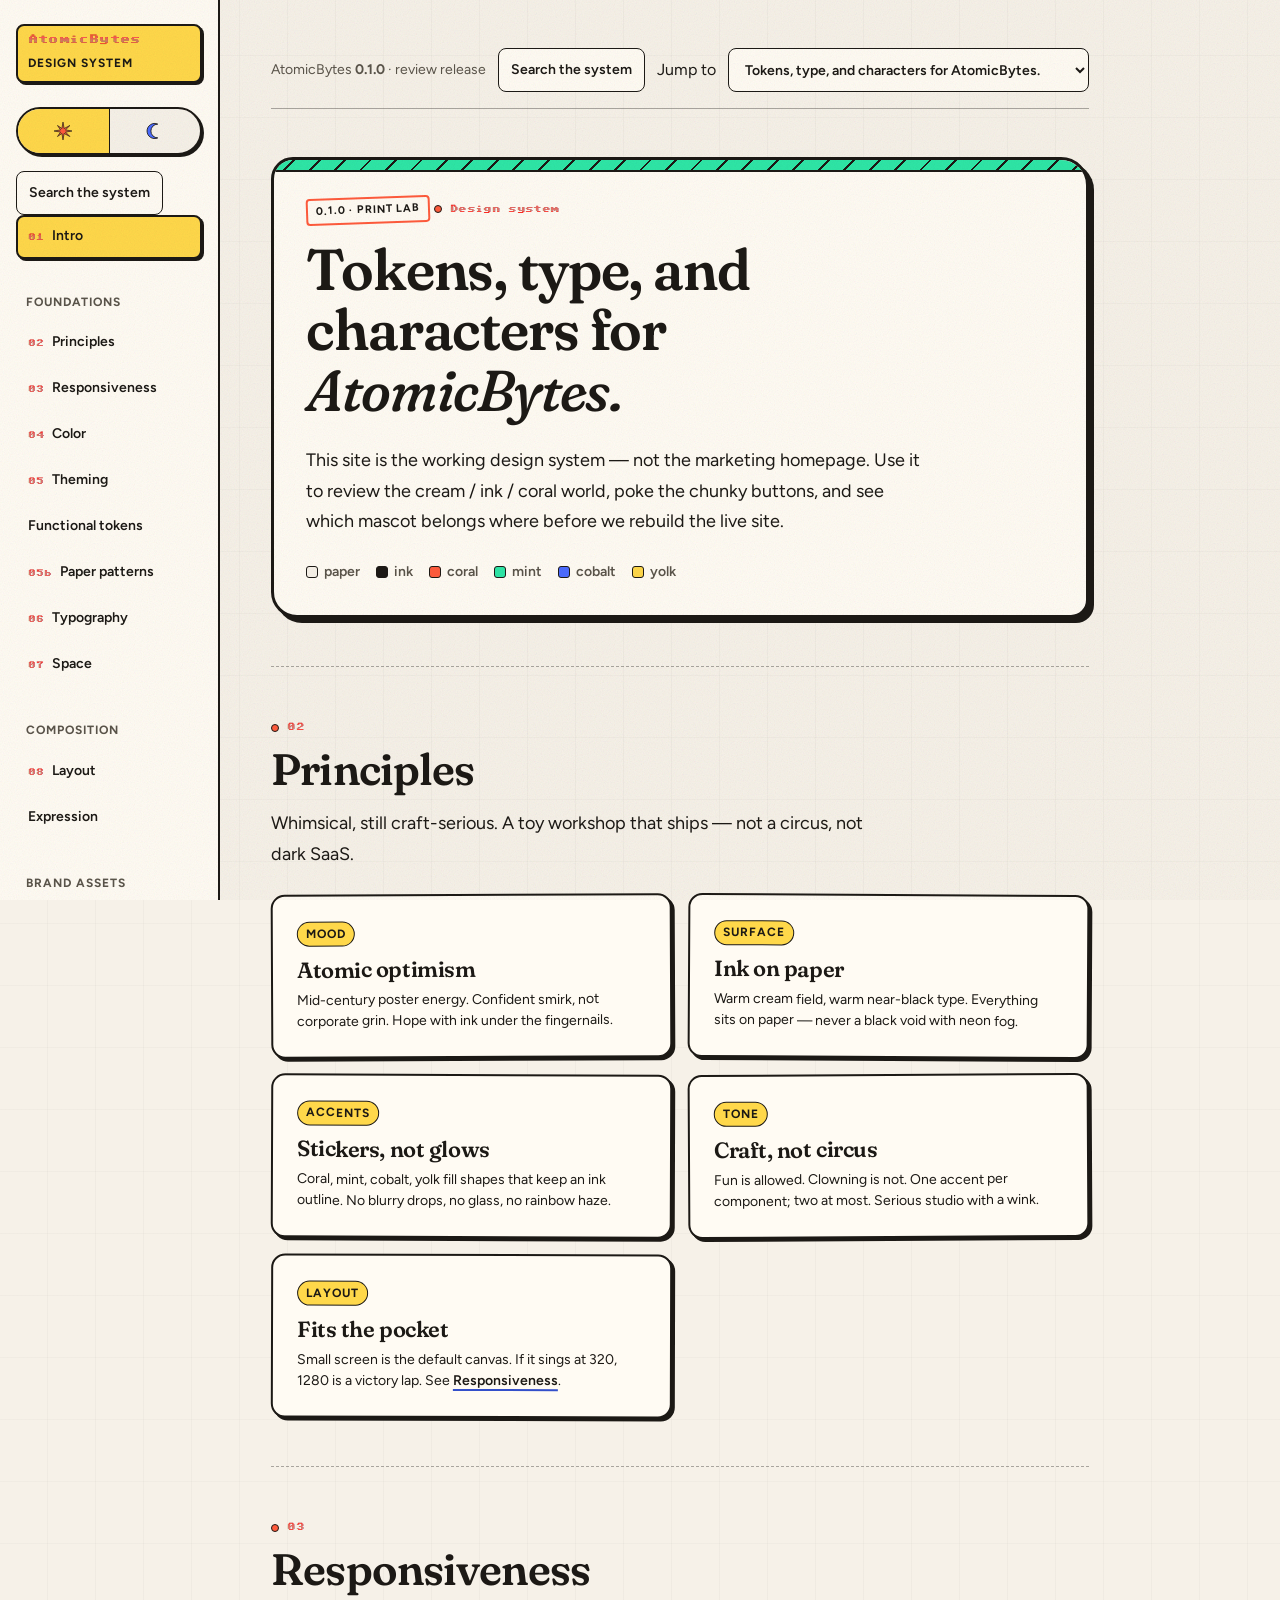
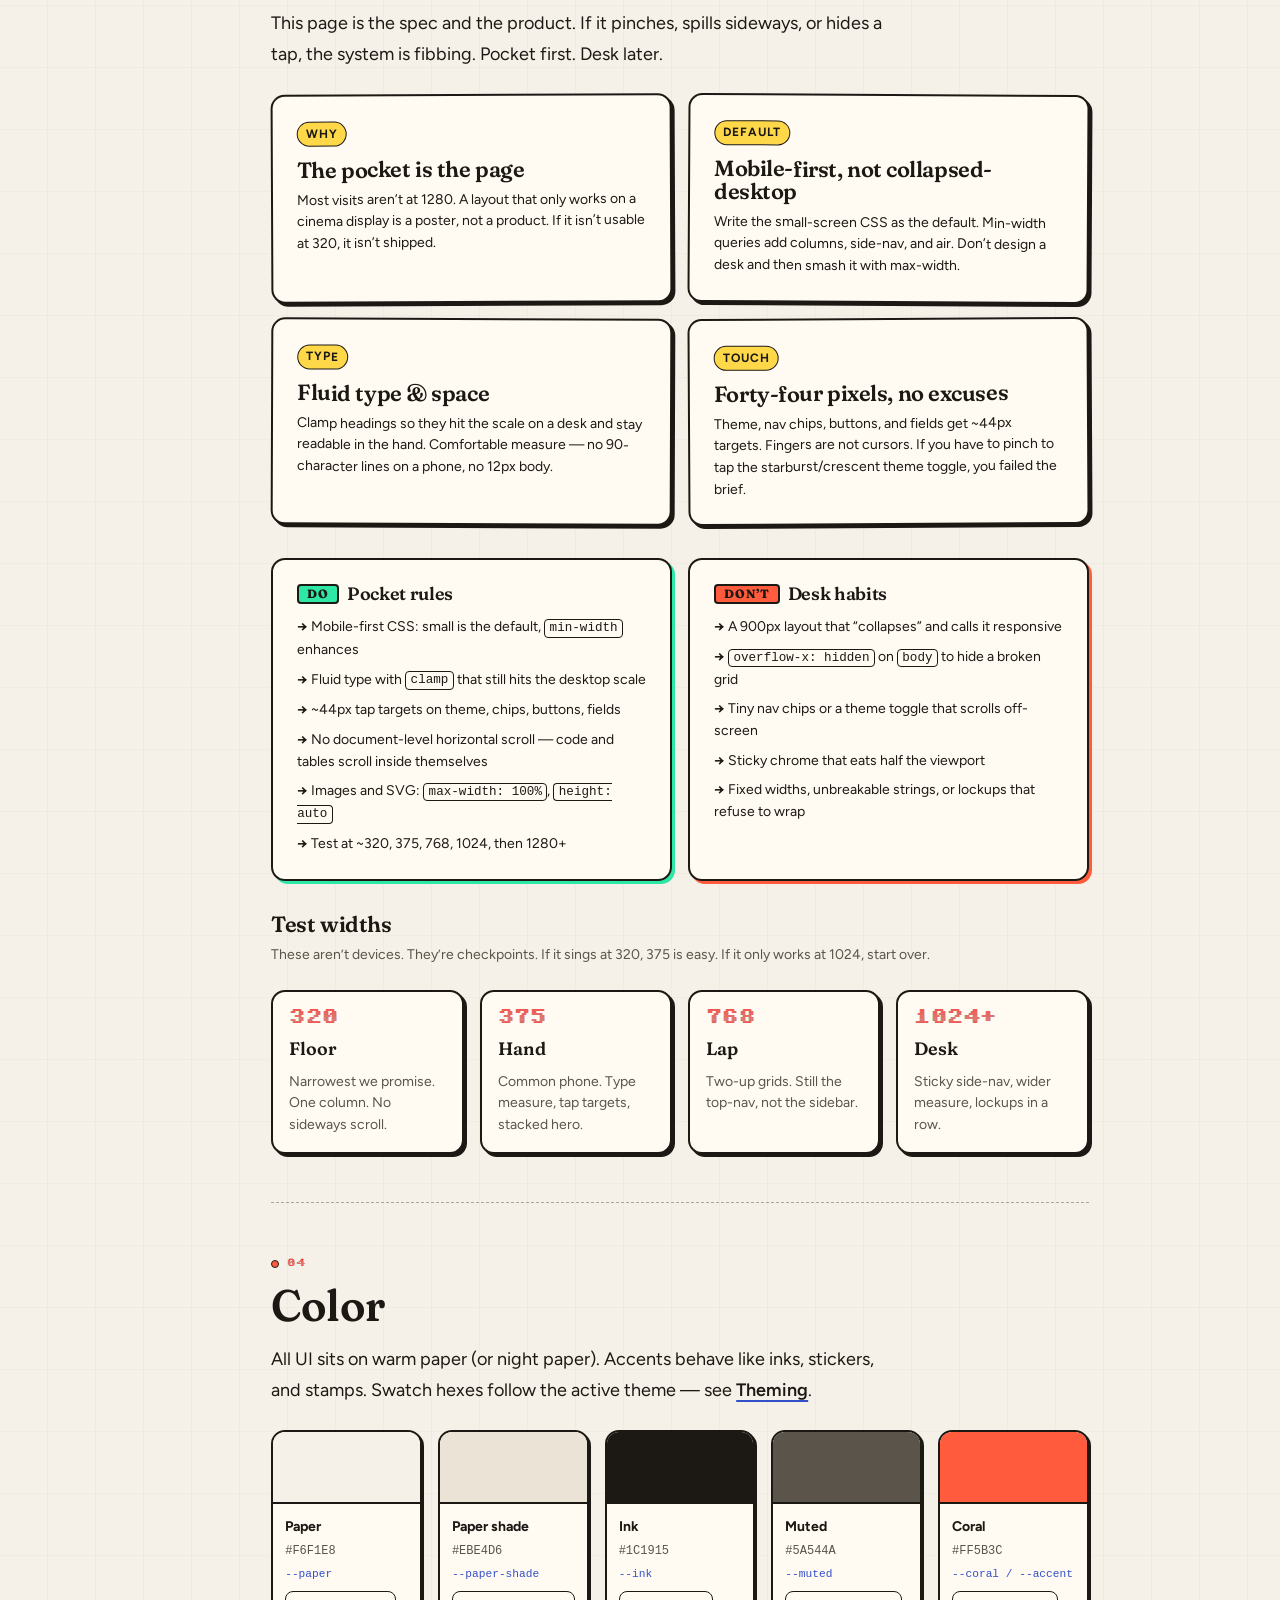
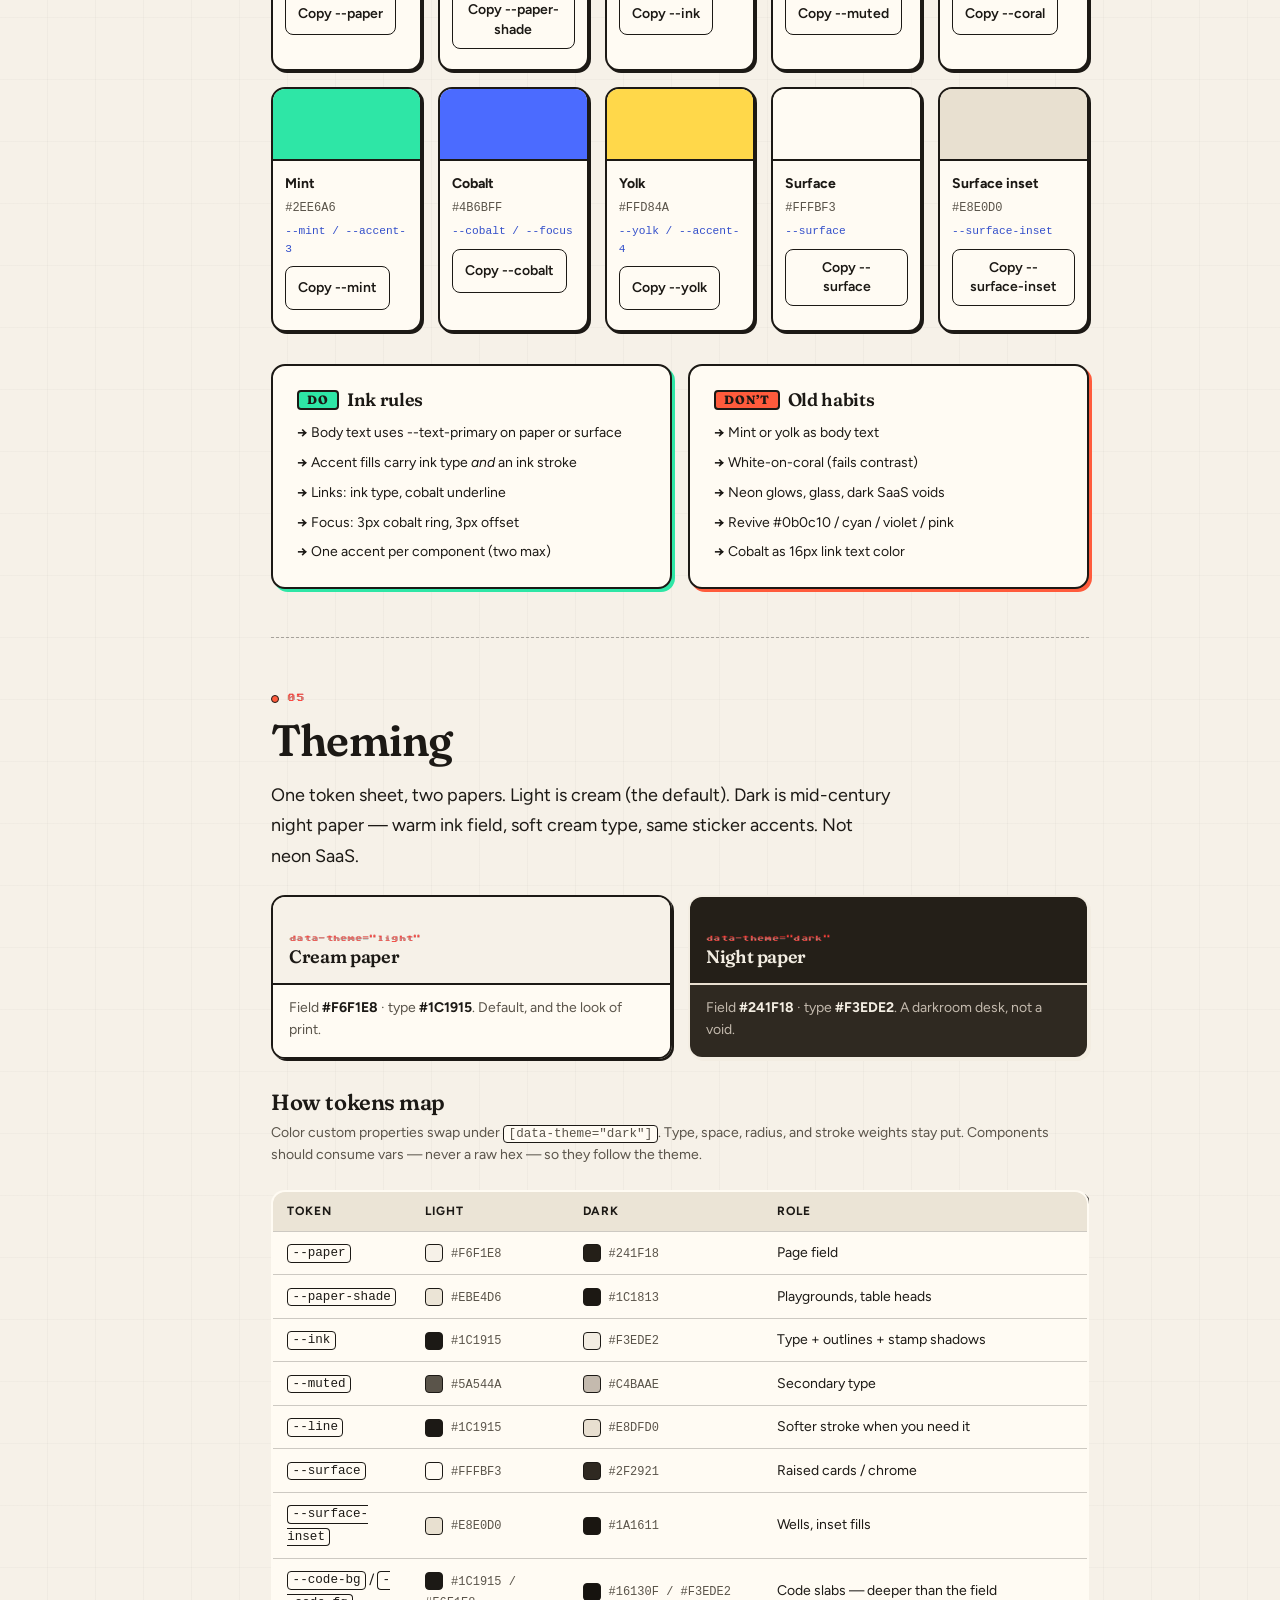
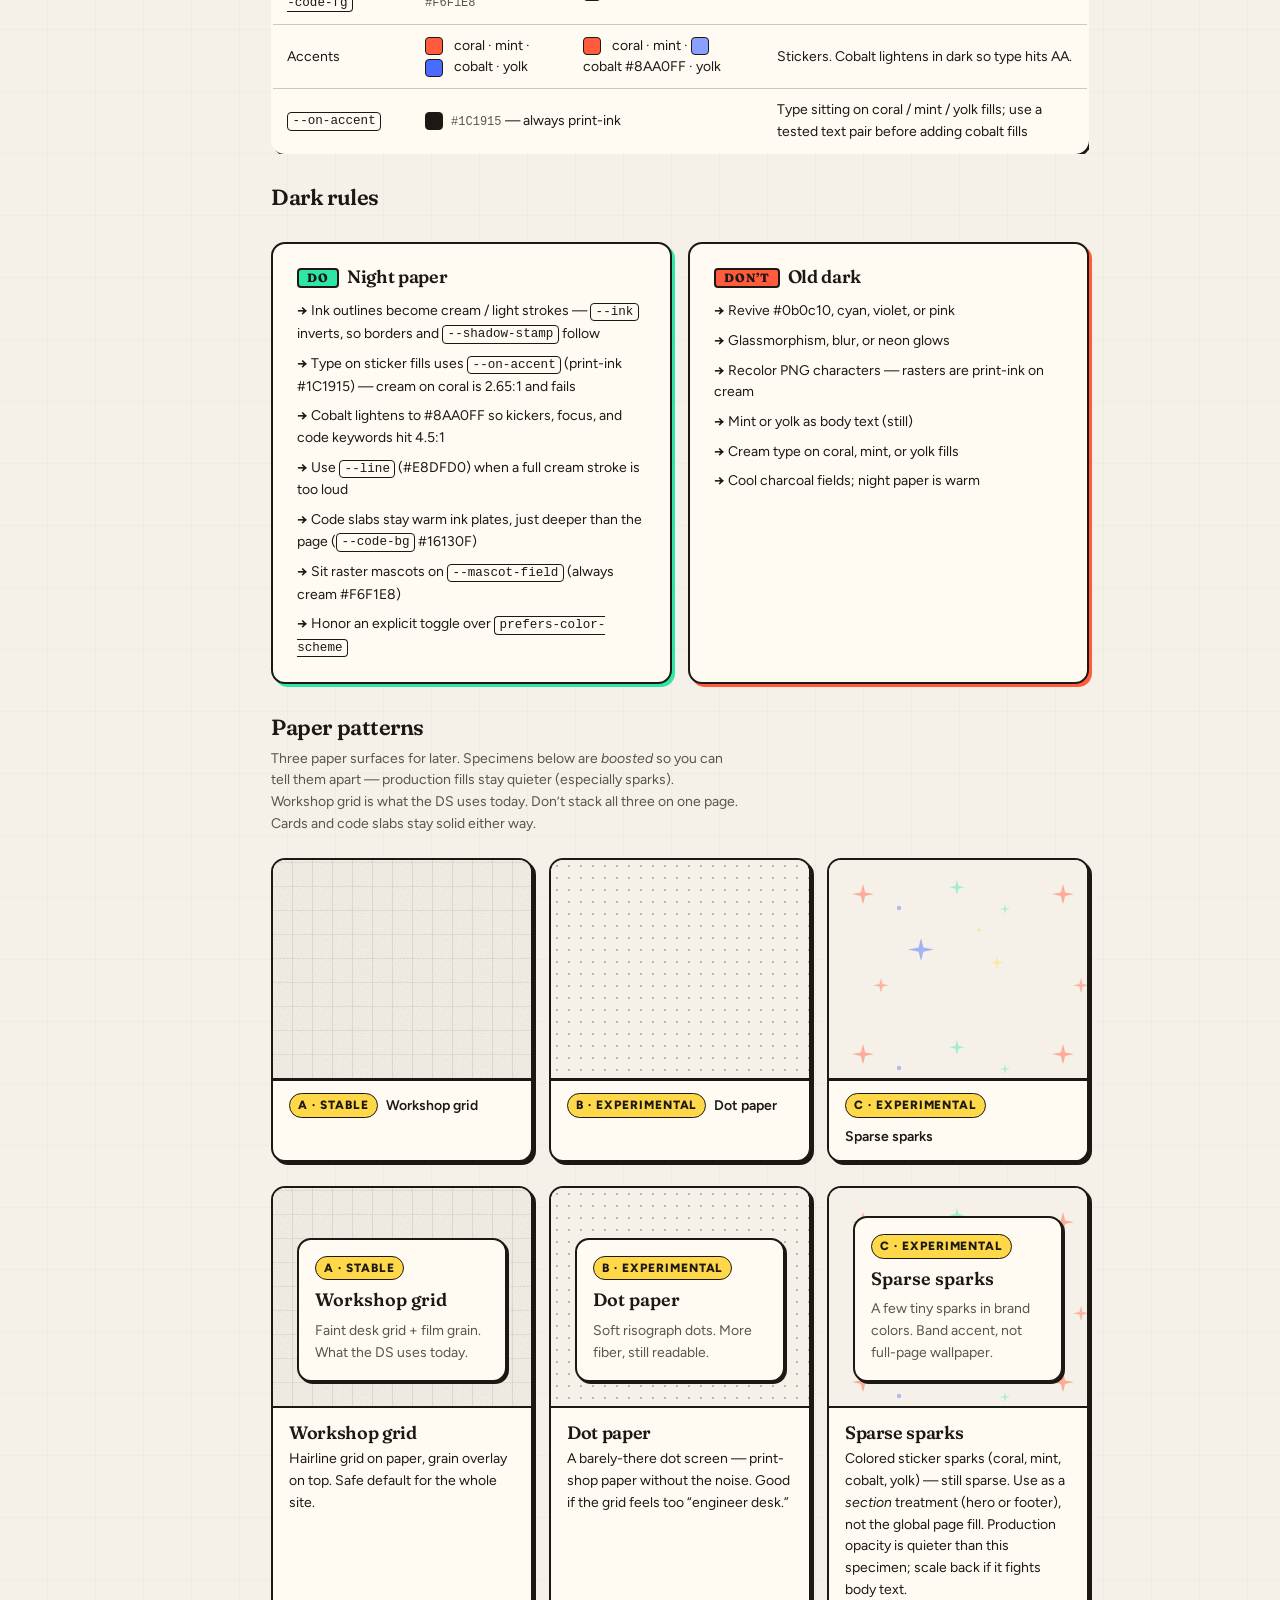
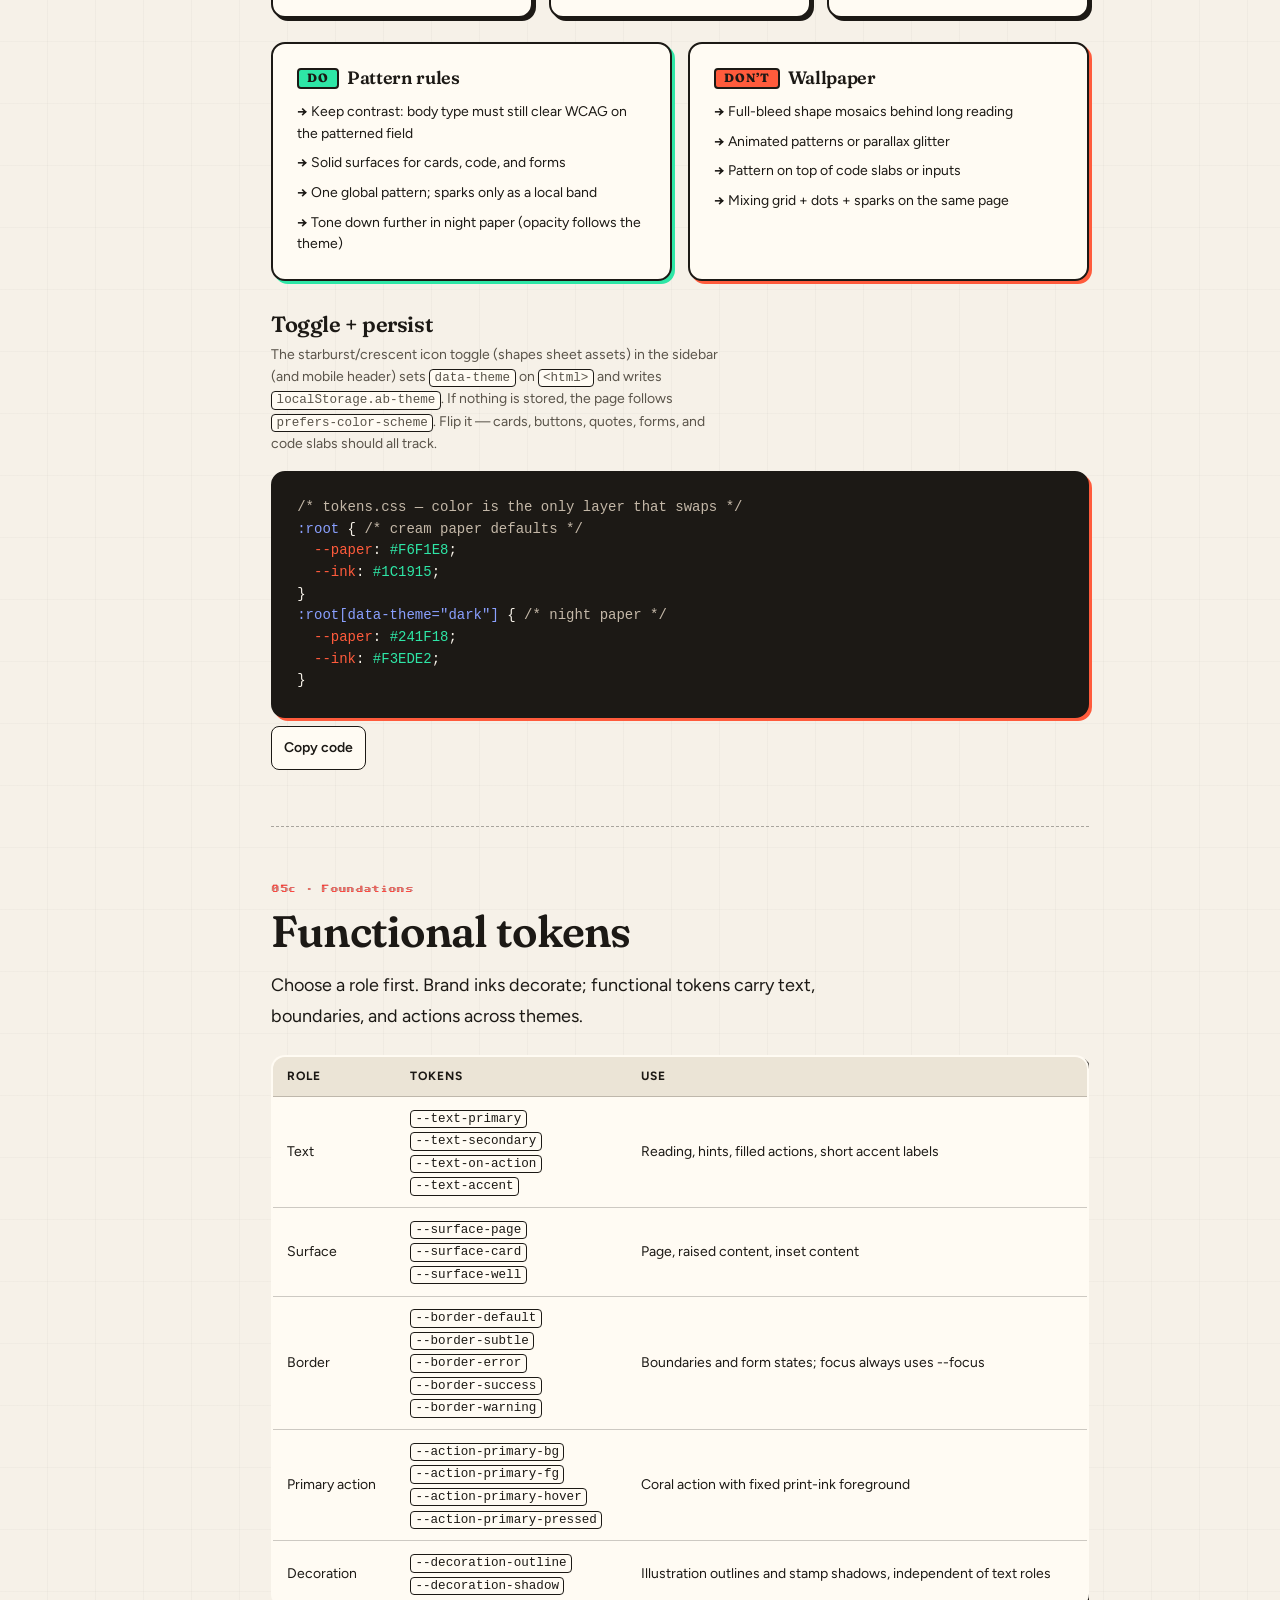
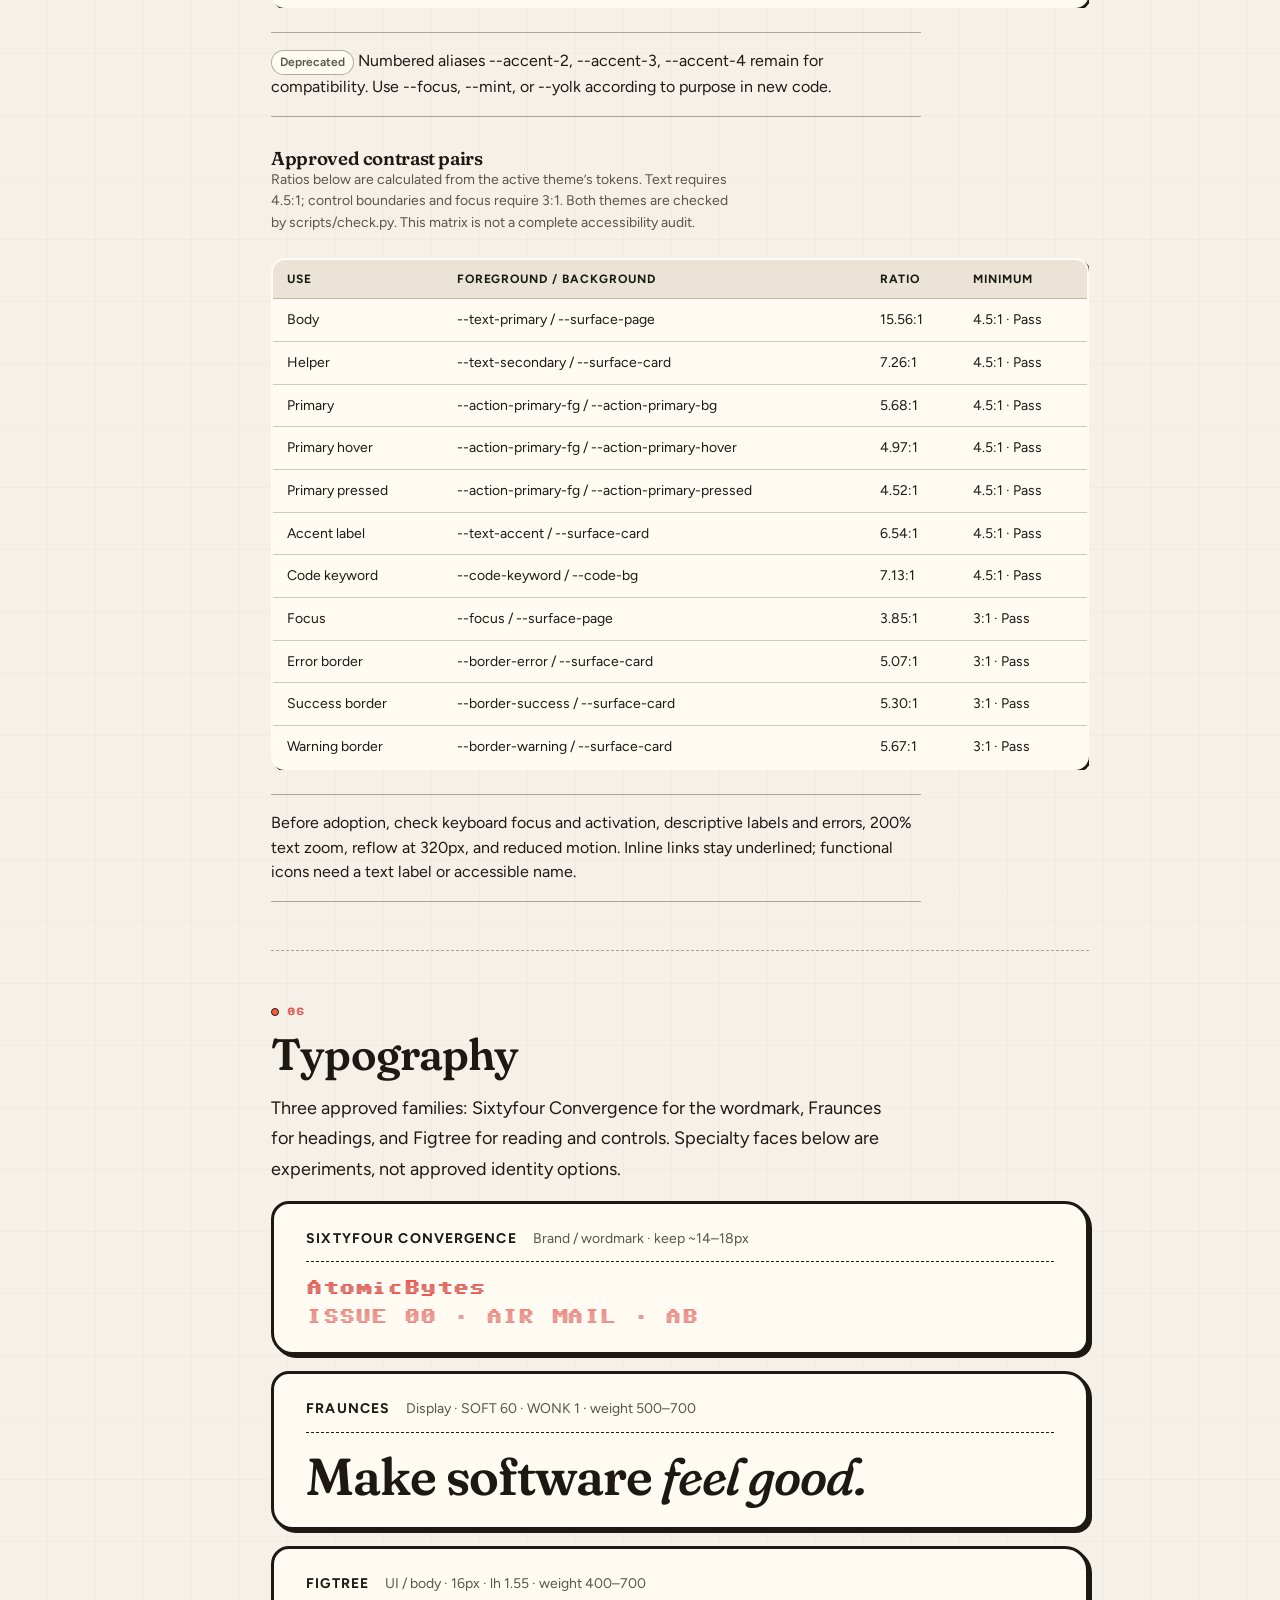
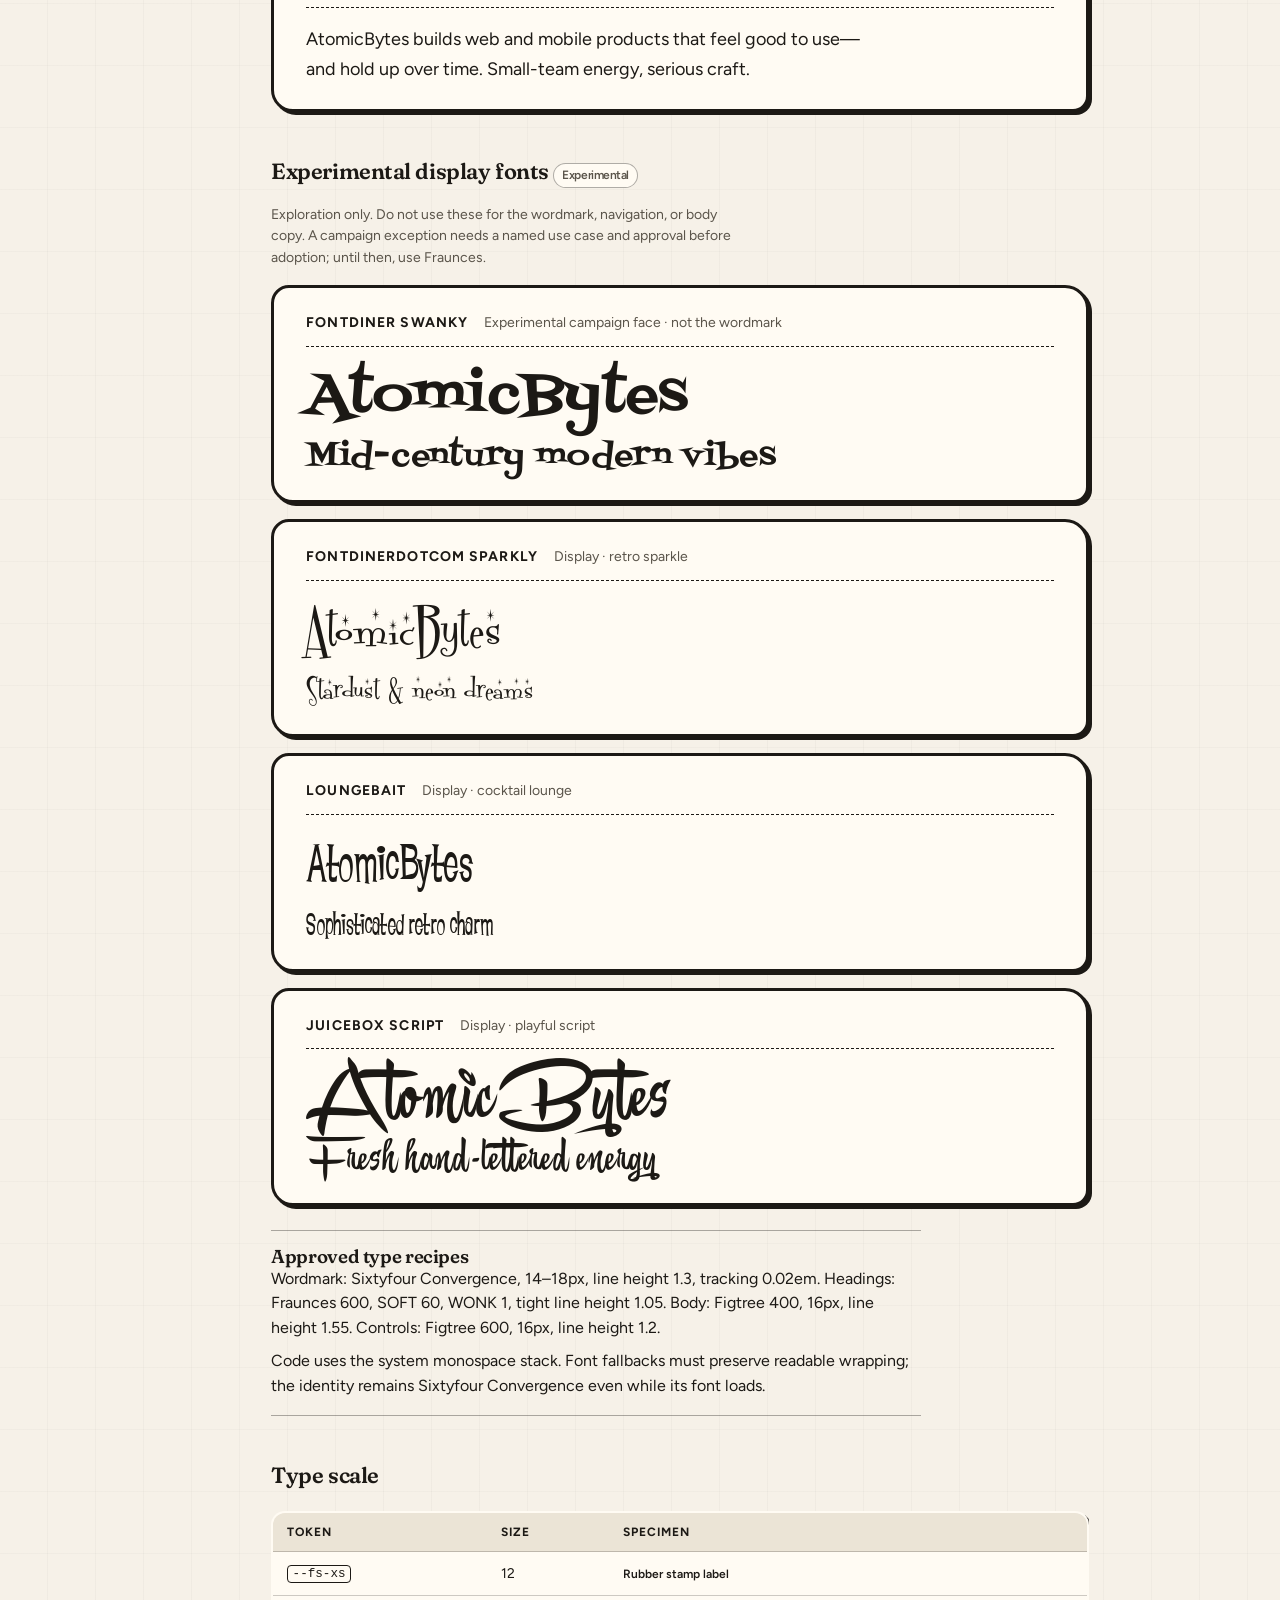
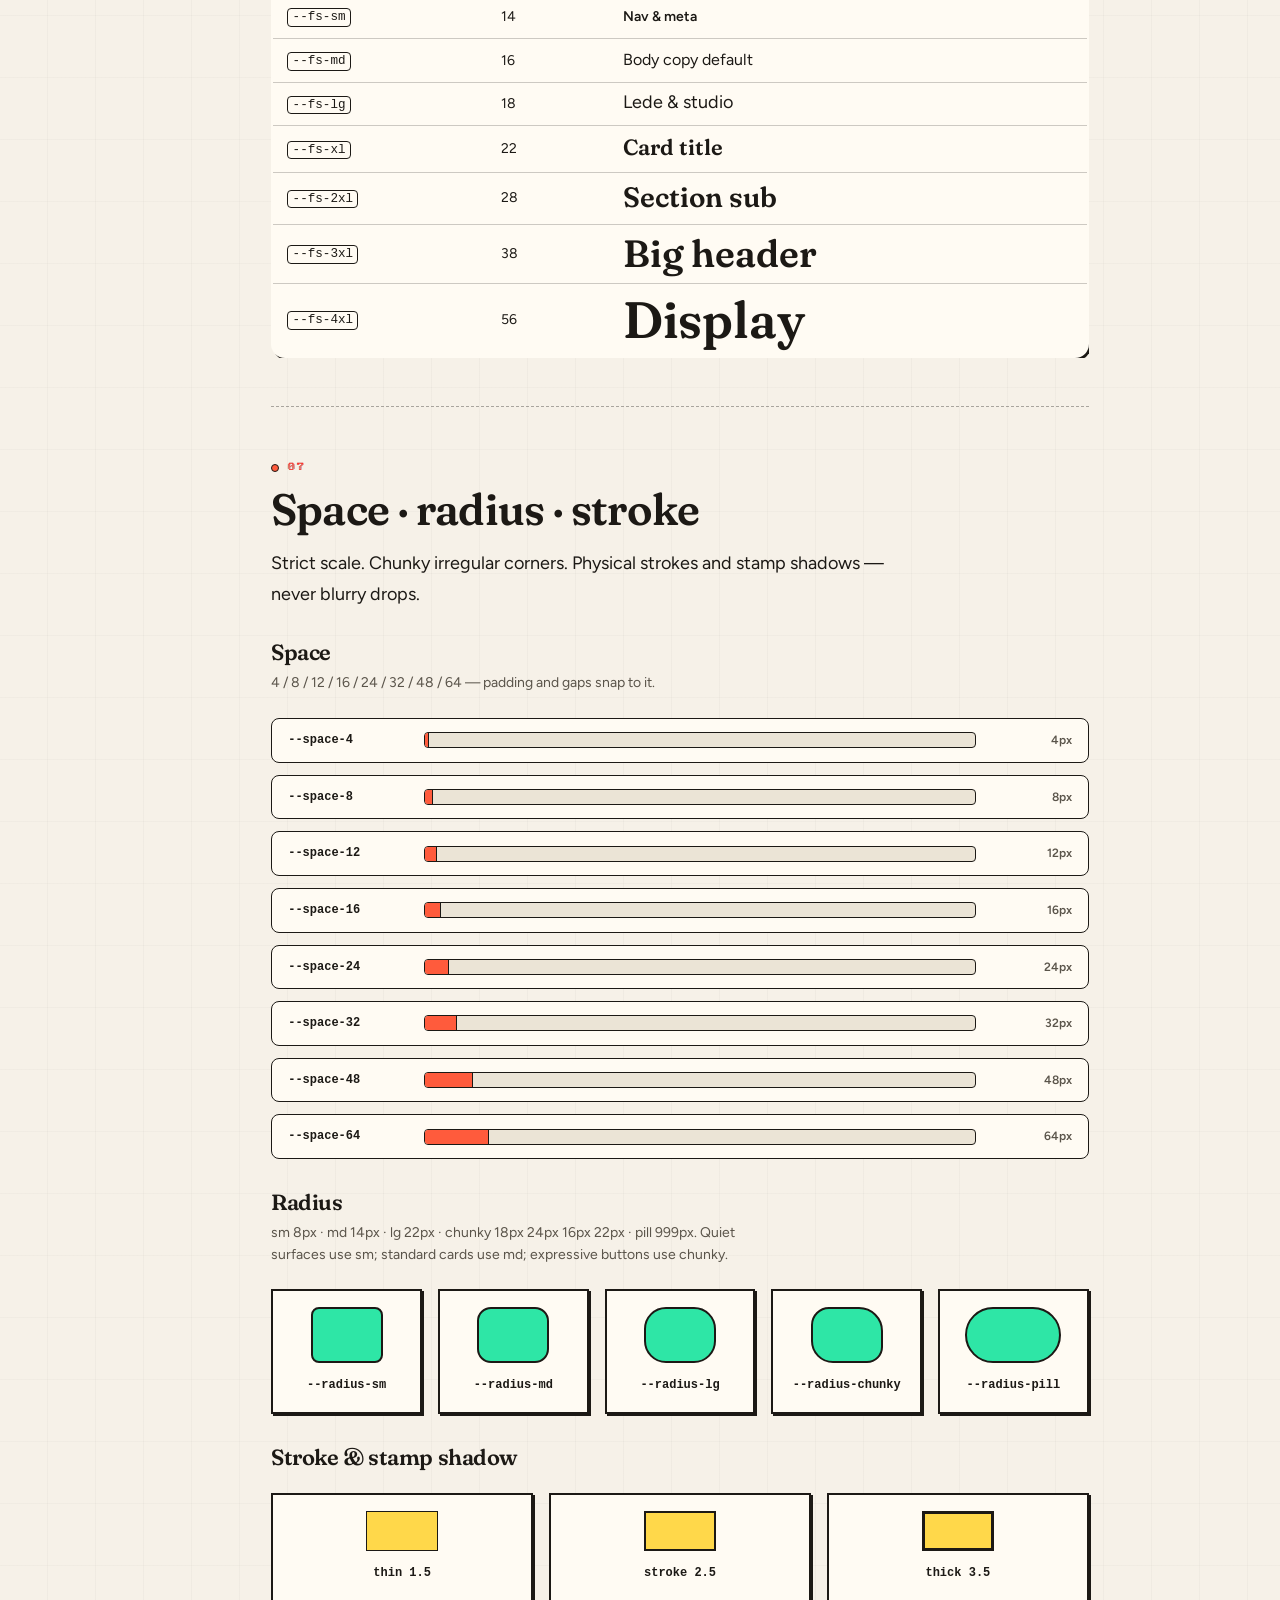
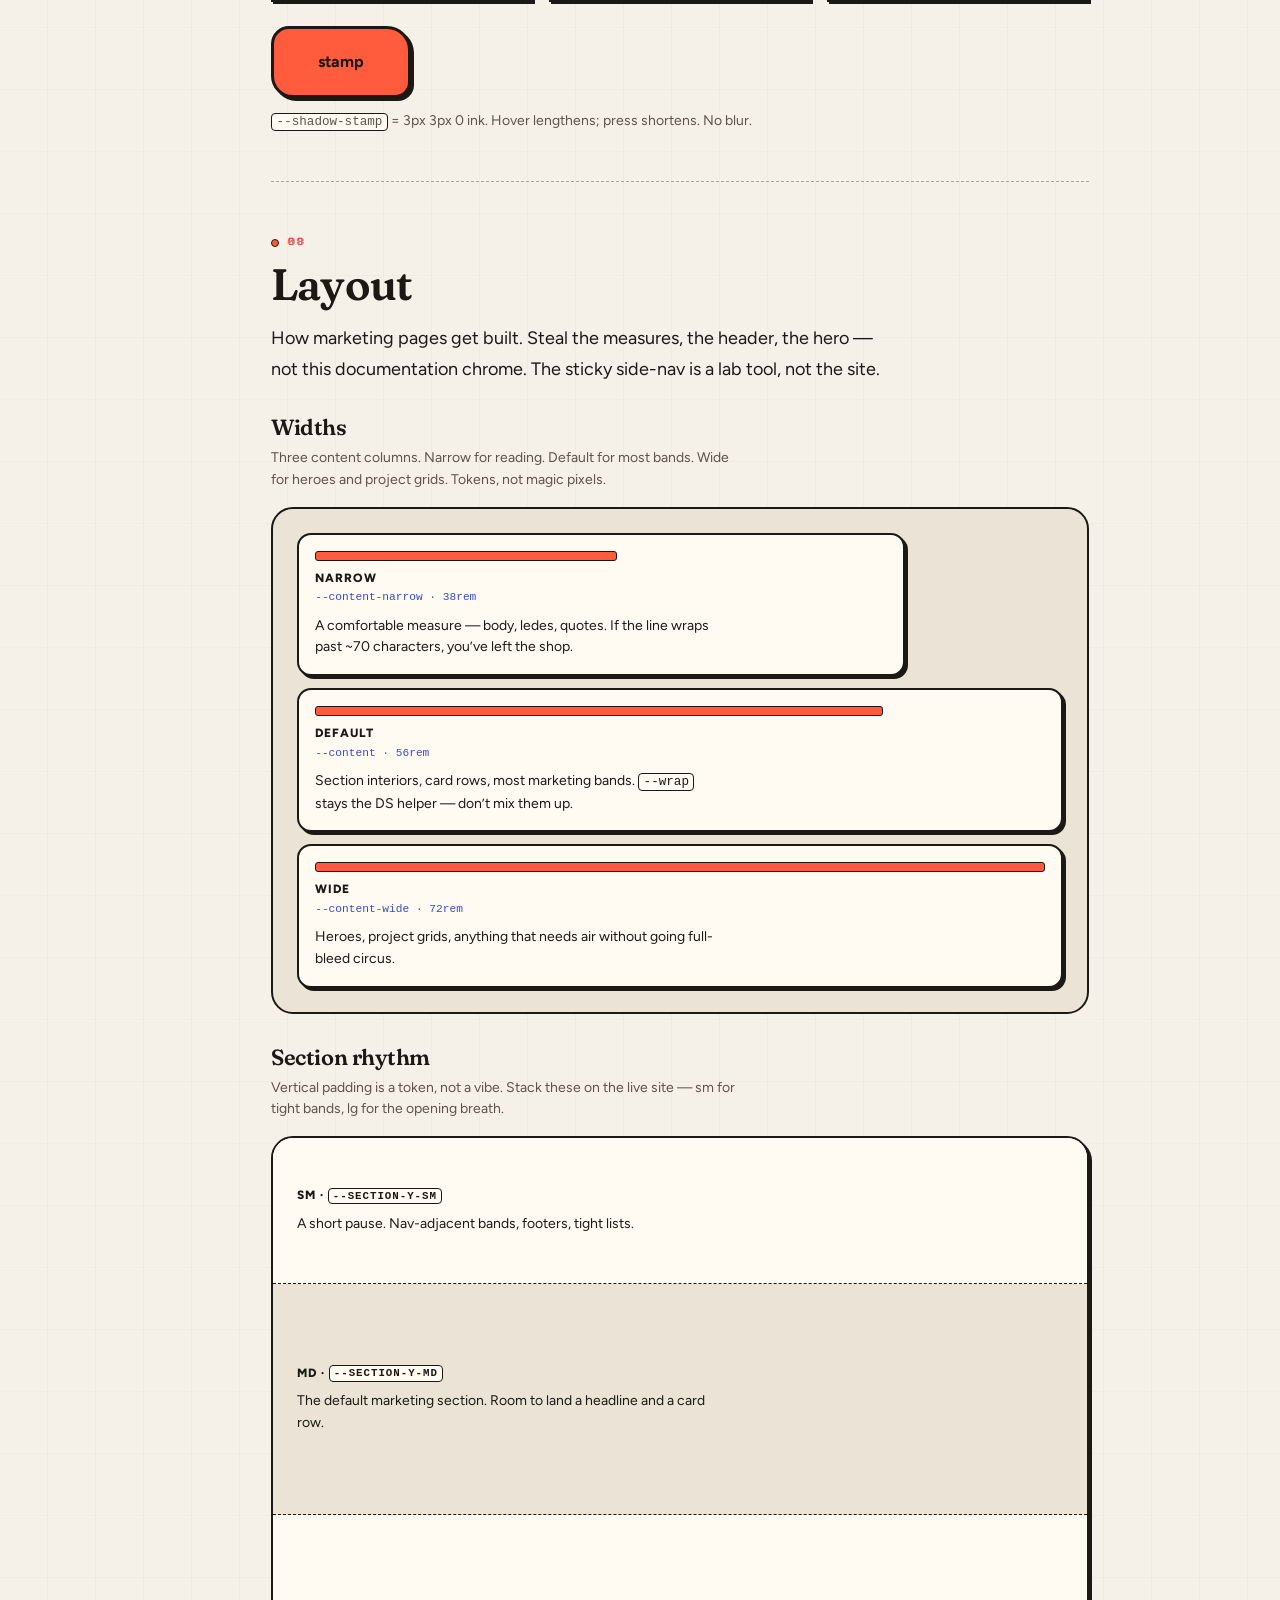
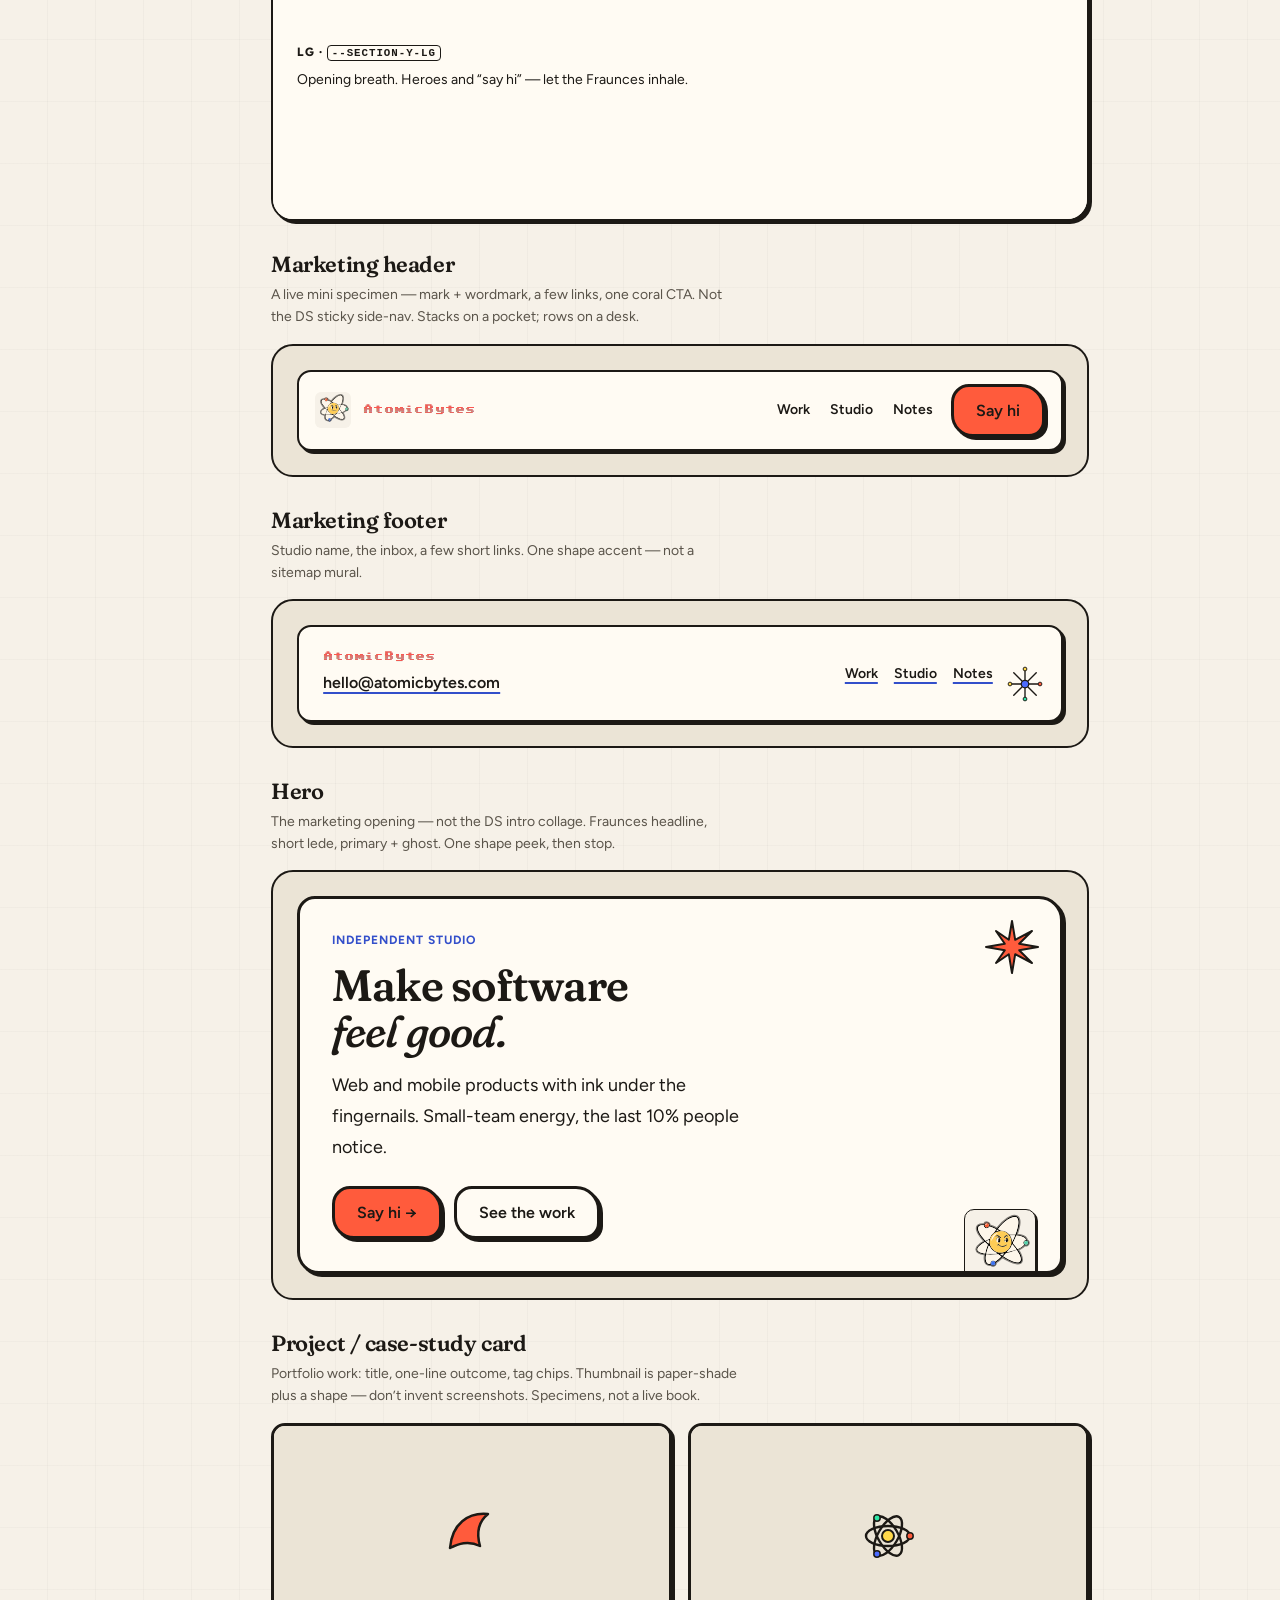
<file: index.html>
<!DOCTYPE html>
<html lang="en">
<head>
  <meta charset="utf-8">
  <meta name="viewport" content="width=device-width, initial-scale=1">
  <meta name="theme-color" content="#F6F1E8">
  <meta name="color-scheme" content="light dark">
  <meta name="description" content="AtomicBytes design system — tokens, components, characters, and voice for the mid-century atomic brand.">
  <title>AtomicBytes · Design System</title>
  <script src="theme.js"></script>
  <link rel="preconnect" href="https://fonts.googleapis.com">
  <link rel="preconnect" href="https://fonts.gstatic.com" crossorigin>
  <link href="https://fonts.googleapis.com/css2?family=Figtree:ital,wght@0,400;0,500;0,600;0,700;1,400&family=Fraunces:ital,opsz,wght@0,9..144,500;0,9..144,600;0,9..144,700;1,9..144,500;1,9..144,600&family=Sixtyfour+Convergence&display=swap" rel="stylesheet">
  <link rel="stylesheet" href="tokens.css">
  <link rel="stylesheet" href="components.css">
  <link rel="stylesheet" href="ds.css">
</head>
<body id="top">
  <div class="grain" aria-hidden="true"></div>
  <a class="skip" href="#main">Skip to content</a>

  <header class="top-nav" aria-label="Sections">
    <div class="top-nav-inner">
      <div class="top-nav-brand">
        <a class="logo-type" href="#intro">AtomicBytes DS</a>
        <div class="theme-toggle" role="group" aria-label="Color theme">
          <button type="button" data-theme-set="light" aria-pressed="true" aria-label="Light theme">
            <img class="theme-icon" src="assets/shapes/starburst-8.svg" alt="" width="22" height="22" decoding="async">
          </button>
          <button type="button" data-theme-set="dark" aria-pressed="false" aria-label="Dark theme">
            <img class="theme-icon" src="assets/shapes/crescent.svg" alt="" width="22" height="22" decoding="async">
          </button>
        </div>
      </div>
      <ol class="top-nav-links"><li><button class="doc-control" type="button" data-search-open aria-label="Search the system">Search</button></li>
        <li><a href="#intro">Intro</a></li>
        <li><a href="#principles">Principles</a></li>
        <li><a href="#responsive">Responsive</a></li>
        <li><a href="#color">Color</a></li>
        <li><a href="#theming">Theming</a></li>
        <li><a href="#semantics">Functional tokens</a></li>
        <li><a href="#paper-patterns">Paper patterns</a></li>
        <li><a href="#typography">Type</a></li>
        <li><a href="#space">Space</a></li>
        <li><a href="#layout">Layout</a></li>
        <li><a href="#expression">Expression</a></li>
        <li><a href="#logo">Logo</a></li>
        <li><a href="#characters">Characters</a></li>
        <li><a href="#labels">Labels</a></li>
        <li><a href="shapes.html">Shapes</a></li>
        <li><a href="#icons">Icons</a></li>
        <li><a href="#motion">Motion</a></li>
        <li><a href="#components">Components</a></li>
        <li><a href="#code">Code</a></li>
        <li><a href="#quotes">Quotes</a></li>
        <li><a href="#blog">Blog example</a></li>
        <li><a href="#voice">Voice</a></li>
        <li><a href="#adoption">Adoption</a></li>
        <li><a href="#release">Release</a></li>
      </ol>
    </div>
  </header>

  <div class="shell">
    <nav class="side-nav" aria-label="Design system">
      <a class="nav-brand" href="#intro">
        <span class="logo-type">AtomicBytes</span>
        <span class="nav-sub">Design System</span>
      </a>
      <div class="theme-toggle" role="group" aria-label="Color theme">
        <button type="button" data-theme-set="light" aria-pressed="true" aria-label="Light theme">
          <img class="theme-icon" src="assets/shapes/starburst-8.svg" alt="" width="22" height="22" decoding="async">
        </button>
        <button type="button" data-theme-set="dark" aria-pressed="false" aria-label="Dark theme">
          <img class="theme-icon" src="assets/shapes/crescent.svg" alt="" width="22" height="22" decoding="async">
        </button>
      </div>
      <button class="doc-control" type="button" data-search-open>Search the system</button>
      <ol>
        <li><a href="#intro"><span class="n">01</span> Intro</a></li>
        <li class="nav-group">Foundations</li>
        <li><a href="#principles"><span class="n">02</span> Principles</a></li>
        <li><a href="#responsive"><span class="n">03</span> Responsiveness</a></li>
        <li><a href="#color"><span class="n">04</span> Color</a></li>
        <li><a href="#theming"><span class="n">05</span> Theming</a></li>
        <li><a href="#semantics">Functional tokens</a></li>
        <li><a href="#paper-patterns"><span class="n">05b</span> Paper patterns</a></li>
        <li><a href="#typography"><span class="n">06</span> Typography</a></li>
        <li><a href="#space"><span class="n">07</span> Space</a></li>
        <li class="nav-group">Composition</li>
        <li><a href="#layout"><span class="n">08</span> Layout</a></li>
        <li><a href="#expression">Expression</a></li>
        <li class="nav-group">Brand assets</li>
        <li><a href="#logo"><span class="n">09</span> Logo</a></li>
        <li><a href="#characters"><span class="n">10</span> Characters</a></li>
        <li><a href="#labels"><span class="n">11</span> Labels</a></li>
        <li><a href="shapes.html"><span class="n">12</span> Shapes</a></li>
        <li><a href="#icons"><span class="n">13</span> Icons</a></li>
        <li class="nav-group">Interaction</li>
        <li><a href="#motion"><span class="n">14</span> Motion</a></li>
        <li><a href="#components"><span class="n">15</span> Components</a></li>
        <li class="nav-group">Publishing</li>
        <li><a href="#code"><span class="n">16</span> Code</a></li>
        <li><a href="#quotes"><span class="n">17</span> Quotes</a></li>
        <li><a href="#blog"><span class="n">18</span> Blog example</a></li>
        <li><a href="#voice"><span class="n">19</span> Voice</a></li>
        <li class="nav-group">Adoption</li>
        <li><a href="#adoption"><span class="n">20</span> Adoption</a></li>
        <li><a href="#release">Release</a></li>
      </ol>
      <p class="nav-foot">
        <strong>Source of truth</strong><br>
        Before the marketing rebuild. Steal tokens + recipes, not layout chrome.
      </p>
    </nav>

    <div class="content">
      <div class="doc-tools" aria-label="Reference tools">
        <p>AtomicBytes <strong>0.1.0</strong> · review release</p>
        <button class="doc-control" type="button" data-search-open>Search the system</button>
        <label for="section-picker">Jump to</label>
        <select id="section-picker" aria-label="Jump to section"><option value="">Choose a section</option></select>
      </div>

      <main id="main">

        <!-- ========== INTRO ========== -->
        <section id="intro" class="ds-section" aria-labelledby="intro-title">
          <div class="intro-hero">
            <span class="intro-stamp">0.1.0 · print lab</span>
            <p class="sec-kicker"><span class="dot" aria-hidden="true"></span> Design system</p>
            <h1 id="intro-title">Tokens, type, and characters for <em>AtomicBytes.</em></h1>
            <p class="lede" style="margin-top: var(--space-24)">
              This site is the working design system — not the marketing homepage.
              Use it to review the cream / ink / coral world, poke the chunky buttons,
              and see which mascot belongs where before we rebuild the live site.
            </p>
            <div class="intro-meta" aria-label="Brand inks">
              <span><i style="background:var(--paper)"></i> paper</span>
              <span><i style="background:var(--ink)"></i> ink</span>
              <span><i style="background:var(--coral)"></i> coral</span>
              <span><i style="background:var(--mint)"></i> mint</span>
              <span><i style="background:var(--cobalt)"></i> cobalt</span>
              <span><i style="background:var(--yolk)"></i> yolk</span>
            </div>
          </div>
        </section>

        <!-- ========== PRINCIPLES ========== -->
        <section id="principles" class="ds-section" aria-labelledby="principles-title">
          <p class="sec-kicker"><span class="dot" aria-hidden="true"></span> 02</p>
          <h2 id="principles-title">Principles</h2>
          <p class="lede">Whimsical, still craft-serious. A toy workshop that ships — not a circus, not dark SaaS.</p>
          <ul class="principle-grid">
            <li class="principle">
              <span class="tag">mood</span>
              <h3>Atomic optimism</h3>
              <p>Mid-century poster energy. Confident smirk, not corporate grin. Hope with ink under the fingernails.</p>
            </li>
            <li class="principle">
              <span class="tag">surface</span>
              <h3>Ink on paper</h3>
              <p>Warm cream field, warm near-black type. Everything sits on paper — never a black void with neon fog.</p>
            </li>
            <li class="principle">
              <span class="tag">accents</span>
              <h3>Stickers, not glows</h3>
              <p>Coral, mint, cobalt, yolk fill shapes that keep an ink outline. No blurry drops, no glass, no rainbow haze.</p>
            </li>
            <li class="principle">
              <span class="tag">tone</span>
              <h3>Craft, not circus</h3>
              <p>Fun is allowed. Clowning is not. One accent per component; two at most. Serious studio with a wink.</p>
            </li>
            <li class="principle">
              <span class="tag">layout</span>
              <h3>Fits the pocket</h3>
              <p>Small screen is the default canvas. If it sings at 320, 1280 is a victory lap. See <a class="text-link" href="#responsive">Responsiveness</a>.</p>
            </li>
          </ul>
        </section>


        <!-- ========== RESPONSIVENESS ========== -->
        <section id="responsive" class="ds-section" aria-labelledby="responsive-title">
          <p class="sec-kicker"><span class="dot" aria-hidden="true"></span> 03</p>
          <h2 id="responsive-title">Responsiveness</h2>
          <p class="lede">This page is the spec and the product. If it pinches, spills sideways, or hides a tap, the system is fibbing. Pocket first. Desk later.</p>

          <ul class="principle-grid">
            <li class="principle">
              <span class="tag">why</span>
              <h3>The pocket is the page</h3>
              <p>Most visits aren’t at 1280. A layout that only works on a cinema display is a poster, not a product. If it isn’t usable at 320, it isn’t shipped.</p>
            </li>
            <li class="principle">
              <span class="tag">default</span>
              <h3>Mobile-first, not collapsed-desktop</h3>
              <p>Write the small-screen CSS as the default. Min-width queries add columns, side-nav, and air. Don’t design a desk and then smash it with max-width.</p>
            </li>
            <li class="principle">
              <span class="tag">type</span>
              <h3>Fluid type &amp; space</h3>
              <p>Clamp headings so they hit the scale on a desk and stay readable in the hand. Comfortable measure — no 90-character lines on a phone, no 12px body.</p>
            </li>
            <li class="principle">
              <span class="tag">touch</span>
              <h3>Forty-four pixels, no excuses</h3>
              <p>Theme, nav chips, buttons, and fields get ~44px targets. Fingers are not cursors. If you have to pinch to tap the starburst/crescent theme toggle, you failed the brief.</p>
            </li>
          </ul>

          <div class="rules">
            <div class="rule-card do">
              <h3><span class="badge do">Do</span> Pocket rules</h3>
              <ul>
                <li>Mobile-first CSS: small is the default, <code>min-width</code> enhances</li>
                <li>Fluid type with <code>clamp</code> that still hits the desktop scale</li>
                <li>~44px tap targets on theme, chips, buttons, fields</li>
                <li>No document-level horizontal scroll — code and tables scroll inside themselves</li>
                <li>Images and SVG: <code>max-width: 100%</code>, <code>height: auto</code></li>
                <li>Test at ~320, 375, 768, 1024, then 1280+</li>
              </ul>
            </div>
            <div class="rule-card dont">
              <h3><span class="badge dont">Don’t</span> Desk habits</h3>
              <ul>
                <li>A 900px layout that “collapses” and calls it responsive</li>
                <li><code>overflow-x: hidden</code> on <code>body</code> to hide a broken grid</li>
                <li>Tiny nav chips or a theme toggle that scrolls off-screen</li>
                <li>Sticky chrome that eats half the viewport</li>
                <li>Fixed widths, unbreakable strings, or lockups that refuse to wrap</li>
              </ul>
            </div>
          </div>

          <h3 style="font-size:var(--fs-xl);margin-top:var(--space-32);margin-bottom:var(--space-8)">Test widths</h3>
          <p class="muted" style="font-size:var(--fs-sm)">These aren’t devices. They’re checkpoints. If it sings at 320, 375 is easy. If it only works at 1024, start over.</p>
          <ul class="bp-grid">
            <li class="bp-card">
              <span class="bp-size">320</span>
              <span class="bp-name">Floor</span>
              <span class="bp-note">Narrowest we promise. One column. No sideways scroll.</span>
            </li>
            <li class="bp-card">
              <span class="bp-size">375</span>
              <span class="bp-name">Hand</span>
              <span class="bp-note">Common phone. Type measure, tap targets, stacked hero.</span>
            </li>
            <li class="bp-card">
              <span class="bp-size">768</span>
              <span class="bp-name">Lap</span>
              <span class="bp-note">Two-up grids. Still the top-nav, not the sidebar.</span>
            </li>
            <li class="bp-card">
              <span class="bp-size">1024+</span>
              <span class="bp-name">Desk</span>
              <span class="bp-note">Sticky side-nav, wider measure, lockups in a row.</span>
            </li>
          </ul>
        </section>

        <!-- ========== COLOR ========== -->
        <section id="color" class="ds-section" aria-labelledby="color-title">
          <p class="sec-kicker"><span class="dot" aria-hidden="true"></span> 04</p>
          <h2 id="color-title">Color</h2>
          <p class="lede">All UI sits on warm paper (or night paper). Accents behave like inks, stickers, and stamps. Swatch hexes follow the active theme — see <a class="text-link" href="#theming">Theming</a>.</p>

          <ul class="swatch-grid">
            <li class="swatch">
              <div class="chip" style="background:var(--paper)"></div>
              <div class="meta">
                <span class="name">Paper</span>
                <span class="hex" data-hex-light="#F6F1E8" data-hex-dark="#241F18">#F6F1E8</span>
                <span class="token">--paper</span>
              </div>
            </li>
            <li class="swatch">
              <div class="chip" style="background:var(--paper-shade)"></div>
              <div class="meta">
                <span class="name">Paper shade</span>
                <span class="hex" data-hex-light="#EBE4D6" data-hex-dark="#1C1813">#EBE4D6</span>
                <span class="token">--paper-shade</span>
              </div>
            </li>
            <li class="swatch">
              <div class="chip" style="background:var(--ink)"></div>
              <div class="meta">
                <span class="name">Ink</span>
                <span class="hex" data-hex-light="#1C1915" data-hex-dark="#F3EDE2">#1C1915</span>
                <span class="token">--ink</span>
              </div>
            </li>
            <li class="swatch">
              <div class="chip" style="background:var(--muted)"></div>
              <div class="meta">
                <span class="name">Muted</span>
                <span class="hex" data-hex-light="#5A544A" data-hex-dark="#C4BAAE">#5A544A</span>
                <span class="token">--muted</span>
              </div>
            </li>
            <li class="swatch">
              <div class="chip" style="background:var(--coral)"></div>
              <div class="meta">
                <span class="name">Coral</span>
                <span class="hex" data-hex-light="#FF5B3C" data-hex-dark="#FF5B3C">#FF5B3C</span>
                <span class="token">--coral / --accent</span>
              </div>
            </li>
            <li class="swatch">
              <div class="chip" style="background:var(--mint)"></div>
              <div class="meta">
                <span class="name">Mint</span>
                <span class="hex" data-hex-light="#2EE6A6" data-hex-dark="#2EE6A6">#2EE6A6</span>
                <span class="token">--mint / --accent-3</span>
              </div>
            </li>
            <li class="swatch">
              <div class="chip" style="background:var(--cobalt)"></div>
              <div class="meta">
                <span class="name">Cobalt</span>
                <span class="hex" data-hex-light="#4B6BFF" data-hex-dark="#4B6BFF">#4B6BFF</span>
                <span class="token">--cobalt / --focus</span>
              </div>
            </li>
            <li class="swatch">
              <div class="chip" style="background:var(--yolk)"></div>
              <div class="meta">
                <span class="name">Yolk</span>
                <span class="hex" data-hex-light="#FFD84A" data-hex-dark="#FFD84A">#FFD84A</span>
                <span class="token">--yolk / --accent-4</span>
              </div>
            </li>
            <li class="swatch">
              <div class="chip" style="background:var(--surface)"></div>
              <div class="meta">
                <span class="name">Surface</span>
                <span class="hex" data-hex-light="#FFFBF3" data-hex-dark="#2F2921">#FFFBF3</span>
                <span class="token">--surface</span>
              </div>
            </li>
            <li class="swatch">
              <div class="chip" style="background:var(--surface-inset)"></div>
              <div class="meta">
                <span class="name">Surface inset</span>
                <span class="hex" data-hex-light="#E8E0D0" data-hex-dark="#1A1611">#E8E0D0</span>
                <span class="token">--surface-inset</span>
              </div>
            </li>
          </ul>

          <div class="rules">
            <div class="rule-card do">
              <h3><span class="badge do">Do</span> Ink rules</h3>
              <ul>
                <li>Body text uses --text-primary on paper or surface</li>
                <li>Accent fills carry ink type <em>and</em> an ink stroke</li>
                <li>Links: ink type, cobalt underline</li>
                <li>Focus: 3px cobalt ring, 3px offset</li>
                <li>One accent per component (two max)</li>
              </ul>
            </div>
            <div class="rule-card dont">
              <h3><span class="badge dont">Don’t</span> Old habits</h3>
              <ul>
                <li>Mint or yolk as body text</li>
                <li>White-on-coral (fails contrast)</li>
                <li>Neon glows, glass, dark SaaS voids</li>
                <li>Revive #0b0c10 / cyan / violet / pink</li>
                <li>Cobalt as 16px link text color</li>
              </ul>
            </div>
          </div>
        </section>


        <!-- ========== THEMING ========== -->
        <section id="theming" class="ds-section" aria-labelledby="theming-title">
          <p class="sec-kicker"><span class="dot" aria-hidden="true"></span> 05</p>
          <h2 id="theming-title">Theming</h2>
          <p class="lede">One token sheet, two papers. Light is cream (the default). Dark is mid-century night paper — warm ink field, soft cream type, same sticker accents. Not neon SaaS.</p>

          <ul class="pair-grid">
            <li class="pair-card light-demo">
              <div class="pair-stage">
                <span class="pair-kicker">data-theme="light"</span>
                <h3>Cream paper</h3>
              </div>
              <div class="pair-body">
                Field <strong>#F6F1E8</strong> · type <strong>#1C1915</strong>. Default, and the look of print.
              </div>
            </li>
            <li class="pair-card dark-demo">
              <div class="pair-stage">
                <span class="pair-kicker">data-theme="dark"</span>
                <h3>Night paper</h3>
              </div>
              <div class="pair-body">
                Field <strong>#241F18</strong> · type <strong>#F3EDE2</strong>. A darkroom desk, not a void.
              </div>
            </li>
          </ul>

          <h3 style="font-size:var(--fs-xl);margin-top:var(--space-32);margin-bottom:var(--space-8)">How tokens map</h3>
          <p class="muted" style="font-size:var(--fs-sm)">Color custom properties swap under <code>[data-theme="dark"]</code>. Type, space, radius, and stroke weights stay put. Components should consume vars — never a raw hex — so they follow the theme.</p>
          <div class="table-scroll">
          <table class="theme-map">
            <thead>
              <tr>
                <th>Token</th>
                <th>Light</th>
                <th>Dark</th>
                <th>Role</th>
              </tr>
            </thead>
            <tbody>
              <tr>
                <td><code>--paper</code></td>
                <td><span class="chip-mini" style="background:#F6F1E8"></span><span class="hex">#F6F1E8</span></td>
                <td><span class="chip-mini" style="background:#241F18"></span><span class="hex">#241F18</span></td>
                <td>Page field</td>
              </tr>
              <tr>
                <td><code>--paper-shade</code></td>
                <td><span class="chip-mini" style="background:#EBE4D6"></span><span class="hex">#EBE4D6</span></td>
                <td><span class="chip-mini" style="background:#1C1813"></span><span class="hex">#1C1813</span></td>
                <td>Playgrounds, table heads</td>
              </tr>
              <tr>
                <td><code>--ink</code></td>
                <td><span class="chip-mini" style="background:#1C1915"></span><span class="hex">#1C1915</span></td>
                <td><span class="chip-mini" style="background:#F3EDE2"></span><span class="hex">#F3EDE2</span></td>
                <td>Type + outlines + stamp shadows</td>
              </tr>
              <tr>
                <td><code>--muted</code></td>
                <td><span class="chip-mini" style="background:#5A544A"></span><span class="hex">#5A544A</span></td>
                <td><span class="chip-mini" style="background:#C4BAAE"></span><span class="hex">#C4BAAE</span></td>
                <td>Secondary type</td>
              </tr>
              <tr>
                <td><code>--line</code></td>
                <td><span class="chip-mini" style="background:#1C1915"></span><span class="hex">#1C1915</span></td>
                <td><span class="chip-mini" style="background:#E8DFD0"></span><span class="hex">#E8DFD0</span></td>
                <td>Softer stroke when you need it</td>
              </tr>
              <tr>
                <td><code>--surface</code></td>
                <td><span class="chip-mini" style="background:#FFFBF3"></span><span class="hex">#FFFBF3</span></td>
                <td><span class="chip-mini" style="background:#2F2921"></span><span class="hex">#2F2921</span></td>
                <td>Raised cards / chrome</td>
              </tr>
              <tr>
                <td><code>--surface-inset</code></td>
                <td><span class="chip-mini" style="background:#E8E0D0"></span><span class="hex">#E8E0D0</span></td>
                <td><span class="chip-mini" style="background:#1A1611"></span><span class="hex">#1A1611</span></td>
                <td>Wells, inset fills</td>
              </tr>
              <tr>
                <td><code>--code-bg</code> / <code>--code-fg</code></td>
                <td><span class="chip-mini" style="background:#1C1915"></span><span class="hex">#1C1915 / #F6F1E8</span></td>
                <td><span class="chip-mini" style="background:#16130F"></span><span class="hex">#16130F / #F3EDE2</span></td>
                <td>Code slabs — deeper than the field</td>
              </tr>
              <tr>
                <td>Accents</td>
                <td><span class="chip-mini" style="background:#FF5B3C"></span> coral · mint · <span class="chip-mini" style="background:#4B6BFF"></span> cobalt · yolk</td>
                <td><span class="chip-mini" style="background:#FF5B3C"></span> coral · mint · <span class="chip-mini" style="background:#8AA0FF"></span> cobalt #8AA0FF · yolk</td>
                <td>Stickers. Cobalt lightens in dark so type hits AA.</td>
              </tr>
              <tr>
                <td><code>--on-accent</code></td>
                <td colspan="2"><span class="chip-mini" style="background:#1C1915"></span><span class="hex">#1C1915</span> — always print-ink</td>
                <td>Type sitting on coral / mint / yolk fills; use a tested text pair before adding cobalt fills</td>
              </tr>
            </tbody>
          </table>
          </div>

          <h3 style="font-size:var(--fs-xl);margin-top:var(--space-32);margin-bottom:var(--space-8)">Dark rules</h3>
          <div class="rules">
            <div class="rule-card do">
              <h3><span class="badge do">Do</span> Night paper</h3>
              <ul>
                <li>Ink outlines become cream / light strokes — <code>--ink</code> inverts, so borders and <code>--shadow-stamp</code> follow</li>
                <li>Type on sticker fills uses <code>--on-accent</code> (print-ink #1C1915) — cream on coral is 2.65:1 and fails</li>
                <li>Cobalt lightens to #8AA0FF so kickers, focus, and code keywords hit 4.5:1</li>
                <li>Use <code>--line</code> (#E8DFD0) when a full cream stroke is too loud</li>
                <li>Code slabs stay warm ink plates, just deeper than the page (<code>--code-bg</code> #16130F)</li>
                <li>Sit raster mascots on <code>--mascot-field</code> (always cream #F6F1E8)</li>
                <li>Honor an explicit toggle over <code>prefers-color-scheme</code></li>
              </ul>
            </div>
            <div class="rule-card dont">
              <h3><span class="badge dont">Don’t</span> Old dark</h3>
              <ul>
                <li>Revive #0b0c10, cyan, violet, or pink</li>
                <li>Glassmorphism, blur, or neon glows</li>
                <li>Recolor PNG characters — rasters are print-ink on cream</li>
                <li>Mint or yolk as body text (still)</li>
                <li>Cream type on coral, mint, or yolk fills</li>
                <li>Cool charcoal fields; night paper is warm</li>
              </ul>
            </div>
          </div>


          <h3 id="paper-patterns" style="font-size:var(--fs-xl);margin-top:var(--space-32);margin-bottom:var(--space-8)">Paper patterns</h3>
          <p class="muted" style="font-size:var(--fs-sm);max-width:52ch">Three paper surfaces for later. Specimens below are <em>boosted</em> so you can tell them apart — production fills stay quieter (especially sparks). Workshop grid is what the DS uses today. Don’t stack all three on one page. Cards and code slabs stay solid either way.</p>

          <div class="pattern-compare" aria-label="Side-by-side paper pattern swatches">
            <figure class="pattern-swatch">
              <div class="pattern-stage pattern-a pattern-stage--bare" role="img" aria-label="Workshop grid specimen"></div>
              <figcaption><span class="pattern-kicker">A · stable</span> Workshop grid</figcaption>
            </figure>
            <figure class="pattern-swatch">
              <div class="pattern-stage pattern-b pattern-stage--bare" role="img" aria-label="Dot paper specimen"></div>
              <figcaption><span class="pattern-kicker">B · experimental</span> Dot paper</figcaption>
            </figure>
            <figure class="pattern-swatch">
              <div class="pattern-stage pattern-c pattern-stage--bare" role="img" aria-label="Sparse sparks specimen"></div>
              <figcaption><span class="pattern-kicker">C · experimental</span> Sparse sparks</figcaption>
            </figure>
          </div>

          <ul class="pattern-grid">
            <li class="pattern-card">
              <div class="pattern-stage pattern-a">
                <div class="pattern-sample-card">
                  <span class="pattern-kicker">A · stable</span>
                  <strong>Workshop grid</strong>
                  <p>Faint desk grid + film grain. What the DS uses today.</p>
                </div>
              </div>
              <div class="pattern-body">
                <h4>Workshop grid</h4>
                <p>Hairline grid on paper, grain overlay on top. Safe default for the whole site.</p>
              </div>
            </li>
            <li class="pattern-card">
              <div class="pattern-stage pattern-b">
                <div class="pattern-sample-card">
                  <span class="pattern-kicker">B · experimental</span>
                  <strong>Dot paper</strong>
                  <p>Soft risograph dots. More fiber, still readable.</p>
                </div>
              </div>
              <div class="pattern-body">
                <h4>Dot paper</h4>
                <p>A barely-there dot screen — print-shop paper without the noise. Good if the grid feels too “engineer desk.”</p>
              </div>
            </li>
            <li class="pattern-card">
              <div class="pattern-stage pattern-c">
                <div class="pattern-sample-card">
                  <span class="pattern-kicker">C · experimental</span>
                  <strong>Sparse sparks</strong>
                  <p>A few tiny sparks in brand colors. Band accent, not full-page wallpaper.</p>
                </div>
              </div>
              <div class="pattern-body">
                <h4>Sparse sparks</h4>
                <p>Colored sticker sparks (coral, mint, cobalt, yolk) — still sparse. Use as a <em>section</em> treatment (hero or footer), not the global page fill. Production opacity is quieter than this specimen; scale back if it fights body text.</p>
              </div>
            </li>
          </ul>

          <div class="rules" style="margin-top: var(--space-24)">
            <div class="rule-card do">
              <h3><span class="badge do">Do</span> Pattern rules</h3>
              <ul>
                <li>Keep contrast: body type must still clear WCAG on the patterned field</li>
                <li>Solid surfaces for cards, code, and forms</li>
                <li>One global pattern; sparks only as a local band</li>
                <li>Tone down further in night paper (opacity follows the theme)</li>
              </ul>
            </div>
            <div class="rule-card dont">
              <h3><span class="badge dont">Don’t</span> Wallpaper</h3>
              <ul>
                <li>Full-bleed shape mosaics behind long reading</li>
                <li>Animated patterns or parallax glitter</li>
                <li>Pattern on top of code slabs or inputs</li>
                <li>Mixing grid + dots + sparks on the same page</li>
              </ul>
            </div>
          </div>

          <h3 style="font-size:var(--fs-xl);margin-top:var(--space-32);margin-bottom:var(--space-8)">Toggle + persist</h3>
          <p class="muted" style="font-size:var(--fs-sm);max-width:52ch">The starburst/crescent icon toggle (shapes sheet assets) in the sidebar (and mobile header) sets <code>data-theme</code> on <code>&lt;html&gt;</code> and writes <code>localStorage.ab-theme</code>. If nothing is stored, the page follows <code>prefers-color-scheme</code>. Flip it — cards, buttons, quotes, forms, and code slabs should all track.</p>
          <pre class="code-block" tabindex="0"><span class="c">/* tokens.css — color is the only layer that swaps */</span>
<span class="k">:root</span> { <span class="c">/* cream paper defaults */</span>
  <span class="fn">--paper</span>: <span class="s">#F6F1E8</span>;
  <span class="fn">--ink</span>: <span class="s">#1C1915</span>;
}
<span class="k">:root[data-theme="dark"]</span> { <span class="c">/* night paper */</span>
  <span class="fn">--paper</span>: <span class="s">#241F18</span>;
  <span class="fn">--ink</span>: <span class="s">#F3EDE2</span>;
}</pre>
        </section>


        <section id="semantics" class="ds-section" aria-labelledby="semantics-title">
          <p class="sec-kicker">05c · Foundations</p><h2 id="semantics-title">Functional tokens</h2>
          <p class="lede">Choose a role first. Brand inks decorate; functional tokens carry text, boundaries, and actions across themes.</p>
          <div class="table-scroll"><table class="theme-map"><thead><tr><th>Role</th><th>Tokens</th><th>Use</th></tr></thead><tbody>
          <tr><td>Text</td><td><code>--text-primary</code><br><code>--text-secondary</code><br><code>--text-on-action</code><br><code>--text-accent</code></td><td>Reading, hints, filled actions, short accent labels</td></tr>
          <tr><td>Surface</td><td><code>--surface-page</code><br><code>--surface-card</code><br><code>--surface-well</code></td><td>Page, raised content, inset content</td></tr>
          <tr><td>Border</td><td><code>--border-default</code><br><code>--border-subtle</code><br><code>--border-error</code><br><code>--border-success</code><br><code>--border-warning</code></td><td>Boundaries and form states; focus always uses --focus</td></tr>
          <tr><td>Primary action</td><td><code>--action-primary-bg</code><br><code>--action-primary-fg</code><br><code>--action-primary-hover</code><br><code>--action-primary-pressed</code></td><td>Coral action with fixed print-ink foreground</td></tr>
          <tr><td>Decoration</td><td><code>--decoration-outline</code><br><code>--decoration-shadow</code></td><td>Illustration outlines and stamp shadows, independent of text roles</td></tr>
          </tbody></table></div>
          <p class="reference-note"><span class="status">Deprecated</span> Numbered aliases --accent-2, --accent-3, --accent-4 remain for compatibility. Use --focus, --mint, or --yolk according to purpose in new code.</p>
          <h3 style="margin-top:var(--space-32)">Approved contrast pairs</h3>
          <p class="comp-note">Ratios below are calculated from the active theme’s tokens. Text requires 4.5:1; control boundaries and focus require 3:1. Both themes are checked by scripts/check.py. This matrix is not a complete accessibility audit.</p>
          <div class="table-scroll"><table class="theme-map" id="contrast-matrix"><thead><tr><th>Use</th><th>Foreground / background</th><th>Ratio</th><th>Minimum</th></tr></thead><tbody></tbody></table></div>
          <p class="reference-note">Before adoption, check keyboard focus and activation, descriptive labels and errors, 200% text zoom, reflow at 320px, and reduced motion. Inline links stay underlined; functional icons need a text label or accessible name.</p>
        </section>

        <!-- ========== TYPOGRAPHY ========== -->
        <section id="typography" class="ds-section" aria-labelledby="type-title">
          <p class="sec-kicker"><span class="dot" aria-hidden="true"></span> 06</p>
          <h2 id="type-title">Typography</h2>
          <p class="lede">Three approved families: Sixtyfour Convergence for the wordmark, Fraunces for headings, and Figtree for reading and controls. Specialty faces below are experiments, not approved identity options.</p>

          <div class="type-card">
            <div class="type-label">
              <span class="family">Sixtyfour Convergence</span>
              <span class="role">Brand / wordmark · keep ~14–18px</span>
            </div>
            <p class="spec-brand">AtomicBytes</p>
            <p class="spec-brand" style="margin-top: var(--space-8); opacity: 0.7;">ISSUE 00 · AIR MAIL · AB</p>
          </div>

          <div class="type-card">
            <div class="type-label">
              <span class="family">Fraunces</span>
              <span class="role">Display · SOFT 60 · WONK 1 · weight 500–700</span>
            </div>
            <p class="spec-display">Make software <em>feel good.</em></p>
          </div>

          <div class="type-card">
            <div class="type-label">
              <span class="family">Figtree</span>
              <span class="role">UI / body · 16px · lh 1.55 · weight 400–700</span>
            </div>
            <p class="spec-body">AtomicBytes builds web and mobile products that feel good to use—and hold up over time. Small-team energy, serious craft.</p>
          </div>

          <h3 style="font-size:var(--fs-xl);margin-top:var(--space-48);margin-bottom:var(--space-16)">Experimental display fonts <span class="status">Experimental</span></h3>
          <p class="muted" style="font-size:var(--fs-sm);max-width:52ch;margin-bottom:var(--space-16)">Exploration only. Do not use these for the wordmark, navigation, or body copy. A campaign exception needs a named use case and approval before adoption; until then, use Fraunces.</p>

          <div class="type-card">
            <div class="type-label">
              <span class="family">FontDiner Swanky</span>
              <span class="role">Experimental campaign face · not the wordmark</span>
            </div>
            <p class="spec-swanky">AtomicBytes</p>
            <p class="spec-swanky" style="margin-top: var(--space-8); font-size: clamp(1.25rem, 3vw, 2rem);">Mid-century modern vibes</p>
          </div>

          <div class="type-card">
            <div class="type-label">
              <span class="family">Fontdinerdotcom Sparkly</span>
              <span class="role">Display · retro sparkle</span>
            </div>
            <p class="spec-sparkly">AtomicBytes</p>
            <p class="spec-sparkly" style="margin-top: var(--space-8); font-size: clamp(1.25rem, 3vw, 2rem);">Stardust & neon dreams</p>
          </div>

          <div class="type-card">
            <div class="type-label">
              <span class="family">LoungeBait</span>
              <span class="role">Display · cocktail lounge</span>
            </div>
            <p class="spec-lounge">AtomicBytes</p>
            <p class="spec-lounge" style="margin-top: var(--space-8); font-size: clamp(1.25rem, 3vw, 2rem);">Sophisticated retro charm</p>
          </div>

          <div class="type-card">
            <div class="type-label">
              <span class="family">Juicebox Script</span>
              <span class="role">Display · playful script</span>
            </div>
            <p class="spec-juicebox">AtomicBytes</p>
            <p class="spec-juicebox" style="margin-top: var(--space-8); font-size: clamp(1.25rem, 3vw, 2rem);">Fresh hand-lettered energy</p>
          </div>

          <div class="reference-note"><h3>Approved type recipes</h3><p>Wordmark: Sixtyfour Convergence, 14–18px, line height 1.3, tracking 0.02em. Headings: Fraunces 600, SOFT 60, WONK 1, tight line height 1.05. Body: Figtree 400, 16px, line height 1.55. Controls: Figtree 600, 16px, line height 1.2.</p><p>Code uses the system monospace stack. Font fallbacks must preserve readable wrapping; the identity remains Sixtyfour Convergence even while its font loads.</p></div>
          <h3 style="font-size:var(--fs-xl);margin-top:var(--space-48);margin-bottom:var(--space-16)">Type scale</h3>

          <div class="table-scroll">
          <table class="scale-table">
            <thead>
              <tr>
                <th>Token</th>
                <th>Size</th>
                <th>Specimen</th>
              </tr>
            </thead>
            <tbody>
              <tr>
                <td><code>--fs-xs</code></td>
                <td>12</td>
                <td><span class="scale-sample" style="font-size:var(--fs-xs);font-weight:600">Rubber stamp label</span></td>
              </tr>
              <tr>
                <td><code>--fs-sm</code></td>
                <td>14</td>
                <td><span class="scale-sample" style="font-size:var(--fs-sm);font-weight:600">Nav &amp; meta</span></td>
              </tr>
              <tr>
                <td><code>--fs-md</code></td>
                <td>16</td>
                <td><span class="scale-sample" style="font-size:var(--fs-md)">Body copy default</span></td>
              </tr>
              <tr>
                <td><code>--fs-lg</code></td>
                <td>18</td>
                <td><span class="scale-sample" style="font-size:var(--fs-lg)">Lede &amp; studio</span></td>
              </tr>
              <tr>
                <td><code>--fs-xl</code></td>
                <td>22</td>
                <td><span class="scale-sample" style="font-size:var(--fs-xl);font-family:var(--font-display);font-variation-settings:'SOFT' 60,'WONK' 1;font-weight:600">Card title</span></td>
              </tr>
              <tr>
                <td><code>--fs-2xl</code></td>
                <td>28</td>
                <td><span class="scale-sample" style="font-size:var(--fs-2xl);font-family:var(--font-display);font-variation-settings:'SOFT' 60,'WONK' 1;font-weight:600">Section sub</span></td>
              </tr>
              <tr>
                <td><code>--fs-3xl</code></td>
                <td>38</td>
                <td><span class="scale-sample" style="font-size:var(--fs-3xl);font-family:var(--font-display);font-variation-settings:'SOFT' 60,'WONK' 1;font-weight:600">Big header</span></td>
              </tr>
              <tr>
                <td><code>--fs-4xl</code></td>
                <td>56</td>
                <td><span class="scale-sample" style="font-size:clamp(1.75rem,4vw,3.5rem);font-family:var(--font-display);font-variation-settings:'SOFT' 60,'WONK' 1;font-weight:600">Display</span></td>
              </tr>
            </tbody>
          </table>
          </div>
        </section>

        <!-- ========== SPACE ========== -->
        <section id="space" class="ds-section" aria-labelledby="space-title">
          <p class="sec-kicker"><span class="dot" aria-hidden="true"></span> 07</p>
          <h2 id="space-title">Space · radius · stroke</h2>
          <p class="lede">Strict scale. Chunky irregular corners. Physical strokes and stamp shadows — never blurry drops.</p>

          <h3 style="font-size:var(--fs-xl);margin-top:var(--space-32);margin-bottom:var(--space-8)">Space</h3>
          <p class="muted" style="font-size:var(--fs-sm)">4 / 8 / 12 / 16 / 24 / 32 / 48 / 64 — padding and gaps snap to it.</p>
          <div class="token-rows" role="list">
            <div class="token-row" role="listitem"><span class="label">--space-4</span><div class="bar-wrap"><div class="bar" style="width:4px"></div></div><span class="val">4px</span></div>
            <div class="token-row" role="listitem"><span class="label">--space-8</span><div class="bar-wrap"><div class="bar" style="width:8px"></div></div><span class="val">8px</span></div>
            <div class="token-row" role="listitem"><span class="label">--space-12</span><div class="bar-wrap"><div class="bar" style="width:12px"></div></div><span class="val">12px</span></div>
            <div class="token-row" role="listitem"><span class="label">--space-16</span><div class="bar-wrap"><div class="bar" style="width:16px"></div></div><span class="val">16px</span></div>
            <div class="token-row" role="listitem"><span class="label">--space-24</span><div class="bar-wrap"><div class="bar" style="width:24px"></div></div><span class="val">24px</span></div>
            <div class="token-row" role="listitem"><span class="label">--space-32</span><div class="bar-wrap"><div class="bar" style="width:32px"></div></div><span class="val">32px</span></div>
            <div class="token-row" role="listitem"><span class="label">--space-48</span><div class="bar-wrap"><div class="bar" style="width:48px"></div></div><span class="val">48px</span></div>
            <div class="token-row" role="listitem"><span class="label">--space-64</span><div class="bar-wrap"><div class="bar" style="width:64px"></div></div><span class="val">64px</span></div>
          </div>

          <h3 style="font-size:var(--fs-xl);margin-top:var(--space-32);margin-bottom:var(--space-8)">Radius</h3><p class="comp-note">sm 8px · md 14px · lg 22px · chunky 18px 24px 16px 22px · pill 999px. Quiet surfaces use sm; standard cards use md; expressive buttons use chunky.</p>
          <ul class="radius-demo">
            <li>
              <div class="shape" style="border-radius:var(--radius-sm)"></div>
              <span class="demo-cap">--radius-sm</span>
            </li>
            <li>
              <div class="shape" style="border-radius:var(--radius-md)"></div>
              <span class="demo-cap">--radius-md</span>
            </li>
            <li>
              <div class="shape" style="border-radius:var(--radius-lg)"></div>
              <span class="demo-cap">--radius-lg</span>
            </li>
            <li>
              <div class="shape" style="border-radius:var(--radius-chunky)"></div>
              <span class="demo-cap">--radius-chunky</span>
            </li>
            <li>
              <div class="shape" style="border-radius:var(--radius-pill);width:96px"></div>
              <span class="demo-cap">--radius-pill</span>
            </li>
          </ul>

          <h3 style="font-size:var(--fs-xl);margin-top:var(--space-32);margin-bottom:var(--space-8)">Stroke &amp; stamp shadow</h3>
          <ul class="stroke-demo">
            <li>
              <div class="shape" style="border-width:var(--stroke-thin)"></div>
              <span class="demo-cap">thin 1.5</span>
            </li>
            <li>
              <div class="shape" style="border-width:var(--stroke)"></div>
              <span class="demo-cap">stroke 2.5</span>
            </li>
            <li>
              <div class="shape" style="border-width:var(--stroke-thick)"></div>
              <span class="demo-cap">thick 3.5</span>
            </li>
          </ul>
          <div class="stamp-shadow-demo" aria-hidden="true">stamp</div>
          <p class="muted" style="font-size:var(--fs-sm);margin-top:var(--space-12)"><code>--shadow-stamp</code> = 3px 3px 0 ink. Hover lengthens; press shortens. No blur.</p>
        </section>



        <!-- ========== LAYOUT ========== -->
        <section id="layout" class="ds-section" aria-labelledby="layout-title">
          <p class="sec-kicker"><span class="dot" aria-hidden="true"></span> 08</p>
          <h2 id="layout-title">Layout</h2>
          <p class="lede">How marketing pages get built. Steal the measures, the header, the hero — not this documentation chrome. The sticky side-nav is a lab tool, not the site.</p>

          <h3 class="layout-sub">Widths</h3>
          <p class="comp-note">Three content columns. Narrow for reading. Default for most bands. Wide for heroes and project grids. Tokens, not magic pixels.</p>
          <div class="width-demo" aria-label="Content width specimens">
            <div class="width-col is-narrow">
              <div class="width-meter" aria-hidden="true"></div>
              <span class="width-label">Narrow</span>
              <span class="width-token">--content-narrow · 38rem</span>
              <p>A comfortable measure — body, ledes, quotes. If the line wraps past ~70 characters, you’ve left the shop.</p>
            </div>
            <div class="width-col is-default">
              <div class="width-meter" aria-hidden="true"></div>
              <span class="width-label">Default</span>
              <span class="width-token">--content · 56rem</span>
              <p>Section interiors, card rows, most marketing bands. <code>--wrap</code> stays the DS helper — don’t mix them up.</p>
            </div>
            <div class="width-col is-wide">
              <div class="width-meter" aria-hidden="true"></div>
              <span class="width-label">Wide</span>
              <span class="width-token">--content-wide · 72rem</span>
              <p>Heroes, project grids, anything that needs air without going full-bleed circus.</p>
            </div>
          </div>

          <h3 class="layout-sub">Section rhythm</h3>
          <p class="comp-note">Vertical padding is a token, not a vibe. Stack these on the live site — sm for tight bands, lg for the opening breath.</p>
          <div class="rhythm-stack" aria-label="Section padding specimens">
            <div class="rhythm-band is-sm">
              <span class="rhythm-label">sm · <code>--section-y-sm</code></span>
              <p>A short pause. Nav-adjacent bands, footers, tight lists.</p>
            </div>
            <div class="rhythm-band is-md">
              <span class="rhythm-label">md · <code>--section-y-md</code></span>
              <p>The default marketing section. Room to land a headline and a card row.</p>
            </div>
            <div class="rhythm-band is-lg">
              <span class="rhythm-label">lg · <code>--section-y-lg</code></span>
              <p>Opening breath. Heroes and “say hi” — let the Fraunces inhale.</p>
            </div>
          </div>

          <h3 class="layout-sub">Marketing header</h3>
          <p class="comp-note">A live mini specimen — mark + wordmark, a few links, one coral CTA. Not the DS sticky side-nav. Stacks on a pocket; rows on a desk.</p>
          <div class="specimen-frame">
            <header class="mkt-header">
              <a class="mkt-brand" href="#layout">
                <img src="assets/characters/atomicbyte.svg" width="36" height="36" alt="">
                <span class="mkt-word">AtomicBytes</span>
              </a>
              <nav class="mkt-nav" aria-label="Marketing sample">
                <a href="#layout">Work</a>
                <a href="#layout">Studio</a>
                <a href="#layout">Notes</a>
              </nav>
              <a class="btn btn-fill mkt-cta" href="mailto:hello@atomicbytes.com">Say hi</a>
            </header>
          </div>

          <h3 class="layout-sub">Marketing footer</h3>
          <p class="comp-note">Studio name, the inbox, a few short links. One shape accent — not a sitemap mural.</p>
          <div class="specimen-frame">
            <footer class="mkt-footer">
              <div class="mkt-foot-brand">
                <span class="mkt-word">AtomicBytes</span>
                <a class="text-link" href="mailto:hello@atomicbytes.com">hello@atomicbytes.com</a>
              </div>
              <nav class="mkt-foot-links" aria-label="Footer sample">
                <a href="#layout">Work</a>
                <a href="#layout">Studio</a>
                <a href="#layout">Notes</a>
              </nav>
              <img class="mkt-foot-shape" src="assets/shapes/sputnik.svg" width="48" height="48" alt="" aria-hidden="true">
            </footer>
          </div>

          <h3 class="layout-sub">Hero</h3>
          <p class="comp-note">The marketing opening — not the DS intro collage. Fraunces headline, short lede, primary + ghost. One shape peek, then stop.</p>
          <div class="specimen-frame">
            <div class="mkt-hero">
              <img class="mkt-hero-shape" src="assets/shapes/starburst-8.svg" width="72" height="72" alt="" aria-hidden="true">
              <p class="mkt-hero-kicker">Independent studio</p>
              <h3 class="mkt-hero-title">Make software <em>feel good.</em></h3>
              <p class="mkt-hero-lede">Web and mobile products with ink under the fingernails. Small-team energy, the last 10% people notice.</p>
              <div class="mkt-hero-ctas">
                <a class="btn btn-fill" href="mailto:hello@atomicbytes.com">Say hi →</a>
                <a class="btn btn-ghost" href="#layout">See the work</a>
              </div>
              <img class="mkt-hero-peek" src="assets/characters/atomicbyte.svg" width="80" height="80" alt="AtomicByte peeking in">
            </div>
          </div>

          <h3 class="layout-sub">Project / case-study card</h3>
          <p class="comp-note">Portfolio work: title, one-line outcome, tag chips. Thumbnail is paper-shade plus a shape — don’t invent screenshots. Specimens, not a live book.</p>
          <ul class="project-grid">
            <li>
              <article class="project-card">
                <div class="project-thumb">
                  <img src="assets/shapes/boomerang.svg" alt="" width="64" height="64">
                </div>
                <div class="project-body">
                  <span class="stamp">specimen</span>
                  <h4>A rebuild that lasted</h4>
                  <p>The unglamorous work that makes apps hold up — and still feel good.</p>
                  <ul class="project-tags" aria-label="Tags">
                    <li>Web</li>
                    <li>Mobile</li>
                  </ul>
                </div>
              </article>
            </li>
            <li>
              <article class="project-card">
                <div class="project-thumb">
                  <img src="assets/shapes/atom-orbit.svg" alt="" width="64" height="64">
                </div>
                <div class="project-body">
                  <span class="stamp">specimen</span>
                  <h4>A tap that finally fit</h4>
                  <p>Forty-four pixels, no excuses — on the live product, not just the kit.</p>
                  <ul class="project-tags" aria-label="Tags">
                    <li>Web</li>
                  </ul>
                </div>
              </article>
            </li>
          </ul>

          <div class="rules">
            <div class="rule-card do">
              <h3><span class="badge do">Do</span> Page rules</h3>
              <ul>
                <li>One accent per section — coral CTA or mint strip, not both shouting</li>
                <li>Comfortable measure: <code>--content-narrow</code> for reading</li>
                <li>Mobile-first sections: stack, then add columns at 768</li>
                <li>Use <code>--section-y-*</code> so the rhythm stays even</li>
                <li>Marketing chrome is this header + footer — not the DS lab nav</li>
              </ul>
            </div>
            <div class="rule-card dont">
              <h3><span class="badge dont">Don’t</span> Lab habits</h3>
              <ul>
                <li>Ship the DS sticky side-nav as the site nav</li>
                <li>Full-bleed circus: every band at <code>--content-wide</code></li>
                <li>90-character lines or 12px body to “fit more”</li>
                <li>Invent a multi-page marketing site inside this DS</li>
                <li>Stack three heroes. One opening breath is enough</li>
              </ul>
            </div>
          </div>
        </section>


        <section id="expression" class="ds-section" aria-labelledby="expression-title">
          <p class="sec-kicker">08b · Composition</p><h2 id="expression-title">Three levels of expression</h2>
          <p class="lede">The same content, with a different amount of ink. Choose a level per section; reserve expressive moments for a page’s opening or final invitation.</p>
          <div class="expression-grid">
<div class="expression-example" data-expression="quiet"><p><strong>Quiet</strong><br>Reading, forms, supporting content. Thin border; no shadow, tilt, strips, or characters.</p><article class="card"><span class="stamp">From the workshop</span><h3>A better first tap</h3><p>Give the next action room to breathe. Keep the label clear, then let the ink do the rest.</p><a class="text-link" href="specimens.html#case-study">Read the case study</a></article></div><div class="expression-example" data-expression="standard"><p><strong>Standard</strong><br>Everyday navigation and cards. Straight edges, one accent, and a restrained stamp shadow.</p><article class="card"><span class="stamp">From the workshop</span><h3>A better first tap</h3><p>Give the next action room to breathe. Keep the label clear, then let the ink do the rest.</p><a class="text-link" href="specimens.html#case-study">Read the case study</a></article></div><div class="expression-example" data-expression="expressive"><p><strong>Expressive</strong><br>Heroes, campaigns, launches. Thick outline, slight tilt, and one lead character or sticker.</p><article class="card"><span class="stamp">From the workshop</span><h3>A better first tap</h3><p>Give the next action room to breathe. Keep the label clear, then let the ink do the rest.</p><a class="text-link" href="specimens.html#case-study">Read the case study</a></article></div></div><div class="reference-note"><p>Apply <code>data-expression="quiet"</code>, <code>standard</code>, or <code>expressive</code> to a section. Keep body copy on solid paper. The docs below demonstrate the same reusable .card recipe.</p><p><a class="text-link" href="specimens.html">Open full-page specimens</a> — landing, case study, article, and contact flow. Each page uses tokens.css and components.css without documentation CSS.</p></div></section>
        <!-- ========== LOGO ========== -->
        <section id="logo" class="ds-section" aria-labelledby="logo-title">
          <p class="sec-kicker"><span class="dot" aria-hidden="true"></span> 09</p>
          <h2 id="logo-title">Logo</h2>
          <p class="lede">The logo is AtomicByte — the same character as in Characters. Pair it with Sixtyfour Convergence when you need the name. Keep it on cream, never glow it.</p>

          <ul class="lockup-grid">
            <li class="lockup-card">
              <span class="lockup-cap">A · AtomicByte</span>
              <div class="lockup-stage">
                <img src="assets/characters/atomicbyte.svg" width="80" height="80" alt="AtomicByte — yolk nucleus with a smirk, three ink orbits">
              </div>
              <h3>AtomicByte</h3>
              <p class="muted" style="font-size:var(--fs-sm)">Default identity. Nav, favicon (keep the face), hero presence. Same files as Characters: <code>atomicbyte.svg</code> / <code>atomicbyte.png</code>.</p>
            </li>
            <li class="lockup-card">
              <span class="lockup-cap">B · AtomicByte + wordmark</span>
              <div class="lockup-stage">
                <div class="lockup-horiz">
                  <img src="assets/characters/atomicbyte.svg" width="56" height="56" alt="">
                  <span class="lockup-word">AtomicBytes</span>
                </div>
              </div>
              <h3>Horizontal lockup</h3>
              <p class="muted" style="font-size:var(--fs-sm)">AtomicByte to the left of Sixtyfour Convergence. Gap snaps to <code>--space-12</code>. Primary header recipe.</p>
            </li>
            <li class="lockup-card">
              <span class="lockup-cap">C · wordmark alone</span>
              <div class="lockup-stage">
                <span class="lockup-word-lg">AtomicBytes</span>
              </div>
              <h3>Wordmark</h3>
              <p class="muted" style="font-size:var(--fs-sm)">Name without AtomicByte. Keep it small (≈14–18px). Too large and the pixel voice shouts.</p>
            </li>
          </ul>

          <div class="clearspace">
            <h3>Clearspace</h3>
            <p class="muted" style="font-size:var(--fs-sm)">Minimum padding around AtomicByte equals <strong>half the character’s width</strong> (½ W). No type, stamps, or stickers inside that field.</p>
            <div class="clearspace-demo">
              <div class="clearspace-box" aria-hidden="true">
                <span class="cs-label top">½ W</span>
                <span class="cs-label left">½ W</span>
                <img src="assets/characters/atomicbyte.svg" width="80" height="80" alt="">
              </div>
              <p class="clearspace-note">On an 80px AtomicByte, that’s 40px of cream on every side. Scale the padding with the character — don’t freeze it at a pixel value.</p>
            </div>
          </div>

          <h3 style="font-size:var(--fs-xl);margin-top:var(--space-32);margin-bottom:var(--space-8)">Minimum sizes · digital</h3>
          <p class="muted" style="font-size:var(--fs-sm)">If AtomicByte won’t hold the face, don’t shrink further — switch to AtomicMark (geometric, no face) or use the wordmark alone.</p>
          <ul class="min-size-row">
            <li class="min-size">
              <div class="preview"><img src="assets/characters/atomicbyte.svg" width="24" height="24" alt=""></div>
              <span class="name">AtomicByte min</span>
              <span class="val">24px</span>
            </li>
            <li class="min-size">
              <div class="preview"><img src="assets/characters/atomicbyte.svg" width="32" height="32" alt=""></div>
              <span class="name">Favicon</span>
              <span class="val">32px · keep the face</span>
            </li>
            <li class="min-size">
              <div class="preview"><span class="lockup-word" style="font-size:14px">AtomicBytes</span></div>
              <span class="name">Wordmark min</span>
              <span class="val">14px</span>
            </li>
            <li class="min-size">
              <div class="preview">
                <div class="lockup-horiz">
                  <img src="assets/characters/atomicbyte.svg" width="32" height="32" alt="">
                  <span class="lockup-word" style="font-size:14px">AtomicBytes</span>
                </div>
              </div>
              <span class="name">Lockup min</span>
              <span class="val">32px AtomicByte + 14px type</span>
            </li>
          </ul>

          <div class="rules" style="margin-top:var(--space-32)">
            <div class="rule-card do">
              <h3><span class="badge do">Do</span> Lockup rules</h3>
              <ul>
                <li>Sit AtomicByte on cream paper or surface</li>
                <li>Keep yolk nucleus, coral / mint / cobalt electrons</li>
                <li>Pair with Sixtyfour Convergence, never Fraunces</li>
                <li>Give AtomicByte ½ W clearspace</li>
              </ul>
            </div>
            <div class="rule-card dont">
              <h3><span class="badge dont">Don’t</span> Off-brand</h3>
              <ul>
                <li>Stretch or squash the orbits</li>
                <li>Drop-shadow glow or neon haze</li>
                <li>Recolor the nucleus off-token (no cyan, no white, no pink)</li>
                <li>Place on a neon void (#0b0c10). Night paper is fine; sit rasters on --mascot-field</li>
              </ul>
            </div>
          </div>

          <ul class="dont-grid" aria-label="Logo don’ts">
            <li class="dont-card">
              <div class="wrong">
                <span class="badge dont wrong-badge">Don’t</span>
                <img src="assets/characters/atomicbyte.svg" width="88" height="88" alt="" style="transform:scaleX(1.55) scaleY(0.7)">
              </div>
              <div class="body">
                <h3>No stretch</h3>
                <p>Keep the orbits circular-elliptical. Never squash to fit a banner.</p>
              </div>
            </li>
            <li class="dont-card">
              <div class="wrong">
                <span class="badge dont wrong-badge">Don’t</span>
                <img src="assets/characters/atomicbyte.svg" width="88" height="88" alt="" style="filter:drop-shadow(0 0 12px #63e6ff) drop-shadow(0 0 18px #ff5fd1)">
              </div>
              <div class="body">
                <h3>No glow</h3>
                <p>No drop-shadow bloom, no neon pulse. Accents are stickers, not haze.</p>
              </div>
            </li>
            <li class="dont-card">
              <div class="wrong">
                <span class="badge dont wrong-badge">Don’t</span>
                <svg viewBox="0 0 260 260" width="88" height="88" aria-hidden="true">
                  <g fill="none" stroke="#1C1915" stroke-width="5">
                    <ellipse cx="130" cy="130" rx="108" ry="50"/>
                    <ellipse cx="130" cy="130" rx="108" ry="50" transform="rotate(60 130 130)"/>
                    <ellipse cx="130" cy="130" rx="108" ry="50" transform="rotate(-60 130 130)"/>
                  </g>
                  <circle cx="130" cy="130" r="34" fill="#63e6ff" stroke="#1C1915" stroke-width="3.5"/>
                  <circle cx="120" cy="127" r="3" fill="#1C1915"/>
                  <circle cx="140" cy="127" r="3" fill="#1C1915"/>
                  <path fill="#1C1915" d="M116 142 C123 148 134 148 144 140"/>
                </svg>
              </div>
              <div class="body">
                <h3>No off-token nucleus</h3>
                <p>Yolk only (<code>--yolk</code> / #FFD84A). Cyan, white, or pink cores are the old site.</p>
              </div>
            </li>
          </ul>
        </section>


        <!-- ========== CHARACTERS ========== -->
        <section id="characters" class="ds-section" aria-labelledby="characters-title">
          <p class="sec-kicker"><span class="dot" aria-hidden="true"></span> 10</p>
          <h2 id="characters-title">Characters</h2>
          <p class="lede">Eight system assets. AtomicByte is the logo; the full-body cast carries personality; AtomicMark covers trademark moments. One hero character per view. Lab Tech is rejected — do not ship it.</p>

          <ul class="char-grid">
            <li class="char-card primary">
              <div class="char-art">
                <img src="assets/characters/atomicbyte.svg" alt="AtomicByte — yellow atom face with three orbital rings and coral, mint, cobalt electrons" width="200" height="200" loading="lazy">
              </div>
              <div class="char-body">
                <h3>AtomicByte</h3>
                <span class="file">atomicbyte.svg · atomicbyte.png — this is the logo</span>
                <p>Primary logo atom / face mark. The smirking Bohr nucleus — three thick orbits, sticker electrons, yolk core with a face.</p>
                <p class="char-usage">Use: wordmark lockups, favicon (keep the face), hero identity, default brand presence.</p>
              </div>
            </li>

            <li class="char-card">
              <div class="char-art">
                <img src="assets/characters/atom-salesman.svg" alt="Atom Salesman — full-body atom mascot in a mint tuxedo, pointing upward" width="200" height="200" loading="lazy">
              </div>
              <div class="char-body">
                <h3>Atom Salesman</h3>
                <span class="file">atom-salesman.svg · atom-salesman.png</span>
                <p>Full-body mascot. Mint tux, bow tie, pointing finger — mid-century ad energy for pitches and “say hi” moments.</p>
                <p class="char-usage">Use: contact / CTA scenes, about, campaign spots. Not the default logo.</p>
              </div>
            </li>

            <li class="char-card">
              <div class="char-art">
                <img src="assets/characters/byte-bot.svg" alt="Byte-Bot — mint robot mascot with an atom on its chest screen" width="200" height="200" loading="lazy">
              </div>
              <div class="char-body">
                <h3>Byte-Bot</h3>
                <span class="file">byte-bot.svg · byte-bot.png</span>
                <p>Robot mascot. Workshop helper — builds, rebuilds, shipping systems. Friendly hardware with an atom on the chest screen.</p>
                <p class="char-usage">Use: product / craft / engineering stories. Pair with ink outlines on cream.</p>
              </div>
            </li>

            <li class="char-card">
              <div class="char-art">
                <img src="assets/characters/byte-rocket.svg" alt="Byte Rocket — cartoon rocket with a face giving a thumbs-up, simple flame exhaust" width="200" height="200" loading="lazy">
              </div>
              <div class="char-body">
                <h3>Byte Rocket</h3>
                <span class="file">byte-rocket.svg · byte-rocket.png</span>
                <p>Rocket mascot. Launch energy — shipping, releases, “no surprise Fridays.” Quieter artwork with simple flame and speed lines.</p>
                <p class="char-usage">Use: launch announcements, shipping systems, blog covers about releases.</p>
              </div>
            </li>

            <li class="char-card">
              <div class="char-art">
                <img src="assets/characters/transistor.svg" alt="Transistor — mid-century pocket radio mascot with mint grille face and AM dial" width="200" height="200" loading="lazy">
              </div>
              <div class="char-body">
                <h3>Transistor</h3>
                <span class="file">transistor.svg · transistor.png</span>
                <p>Pocket radio mascot. Mid-century portable with mint grille face, real AM dial 55–160. Mobile-first, "fits the pocket" energy.</p>
                <p class="char-usage">Use: mobile-first stories, responsive design, pocket-friendly moments.</p>
              </div>
            </li>

            <li class="char-card">
              <div class="char-art">
                <img src="assets/characters/switchboard.svg" alt="Switchboard — anthropomorphic operator console with cobalt headset and jack panel" width="200" height="200" loading="lazy">
              </div>
              <div class="char-body">
                <h3>Switchboard</h3>
                <span class="file">switchboard.svg · switchboard.png</span>
                <p>Operator console mascot. Anthropomorphic switchboard with cobalt headset and jack panel. Contact and connection energy without the pitch.</p>
                <p class="char-usage">Use: contact moments, hello@, inbox stories. Not the Salesman's pitch energy.</p>
              </div>
            </li>

            <li class="char-card">
              <div class="char-art">
                <img src="assets/characters/atomic-mark.svg" alt="AtomicMark — geometric trademark atom with cobalt and mint diamond rays, no face" width="200" height="200" loading="lazy">
              </div>
              <div class="char-body">
                <h3>AtomicMark</h3>
                <span class="file">atomic-mark.svg · atomic-mark.png</span>
                <p>Geometric trademark atom — no face. Cobalt / mint diamond rays, coral nucleus. Legal and formal identity.</p>
                <p class="char-usage">Use: trademark, watermark, formal docs, small monograms where a face would shout.</p>
              </div>
            </li>

            <li class="char-card">
              <div class="char-art">
                <img src="assets/characters/hard-hat.png" alt="Hard Hat — mid-century construction worker with yolk hard hat, mint coveralls, and coral pocket, giving a thumbs up" width="200" height="200" loading="lazy">
              </div>
              <div class="char-body">
                <h3>Hard Hat <span class="status">Experimental</span></h3>
                <span class="file">hard-hat.png · PNG available · SVG pending</span>
                <p>Construction worker mascot. Mid-century optimism — yolk hard hat, mint coveralls, coral pocket, thumbs up. Suited to construction and building.</p>
                <p class="char-usage">Use: building stories, setup moments, construction and infrastructure scenes.</p>
              </div>
            </li>
          </ul>

          <div class="usage-callout">
            <h3>When to use which</h3>
            <ul>
              <li><strong>AtomicByte is the logo</strong> — same asset in Logo and Characters. Header, favicon, hero. Keep the face when you shrink it. Use the available downloads below. Seven characters have SVG and PNG; Hard Hat is experimental and PNG-only until a vector source is approved.</li>
              <li><strong>Full characters (Salesman, Bot, Rocket)</strong> — personality beats. One at a time on a surface; don’t cast the whole crew in one card.</li>
              <li><strong>Trademark (AtomicMark)</strong> — geometric, no face. Seals, legal, quiet corners.</li>
              <li><strong>Rejected</strong> — Lab Tech. Do not include in the system or the live site.</li>
              <li><strong>One hero per view</strong> — don’t cast the whole crew in one card. Accents as stickers, not glows. Don’t stretch.</li>
            </ul>
          </div>

          <h3 style="font-size:var(--fs-xl);margin-top:var(--space-32)">Usage matrix</h3>
          <p class="muted" style="font-size:var(--fs-sm);margin-top:var(--space-8)">Pick one lead. Accents are stickers, not glows. Never stretch to fill a frame.</p>
          <div class="table-scroll">
          <table class="matrix-table">
            <thead>
              <tr>
                <th>Character</th>
                <th>Role</th>
                <th>Use when</th>
                <th>Min size</th>
              </tr>
            </thead>
            <tbody>
              <tr>
                <td>
                  <span class="who">
                    <img src="assets/characters/atomicbyte.svg" alt="" width="36" height="36">
                    AtomicByte (logo)
                  </span>
                </td>
                <td>Primary logo</td>
                <td>Nav, favicon-scale, wordmark lockups, default identity</td>
                <td>24px mark · 32px favicon (keep the face)</td>
              </tr>
              <tr>
                <td>
                  <span class="who">
                    <img src="assets/characters/atom-salesman.svg" alt="" width="36" height="36">
                    Atom Salesman
                  </span>
                </td>
                <td>Hero / campaign</td>
                <td>Hero, campaign, about moments, “say hi”</td>
                <td>~120px tall</td>
              </tr>
              <tr>
                <td>
                  <span class="who">
                    <img src="assets/characters/byte-bot.svg" alt="" width="36" height="36">
                    Byte-Bot
                  </span>
                </td>
                <td>Product / tooling</td>
                <td>Product, engineering, workshop / craft stories</td>
                <td>~120px tall</td>
              </tr>
              <tr>
                <td>
                  <span class="who">
                    <img src="assets/characters/byte-rocket.svg" alt="" width="36" height="36">
                    Byte Rocket
                  </span>
                </td>
                <td>Launch / velocity</td>
                <td>Shipping, releases, “no surprise Fridays”</td>
                <td>~120px tall</td>
              </tr>
              <tr>
                <td>
                  <span class="who">
                    <img src="assets/characters/transistor.svg" alt="" width="36" height="36">
                    Transistor
                  </span>
                </td>
                <td>Mobile / pocket</td>
                <td>Mobile-first, responsive design, "fits the pocket" stories</td>
                <td>~120px tall</td>
              </tr>
              <tr>
                <td>
                  <span class="who">
                    <img src="assets/characters/switchboard.svg" alt="" width="36" height="36">
                    Switchboard
                  </span>
                </td>
                <td>Contact / connection</td>
                <td>Contact moments, hello@, inbox stories</td>
                <td>~120px tall</td>
              </tr>
              <tr>
                <td>
                  <span class="who">
                    <img src="assets/characters/atomic-mark.svg" alt="" width="36" height="36">
                    AtomicMark
                  </span>
                </td>
                <td>Geometric trademark</td>
                <td>Favicon when a face would shout, formal lockups, seals</td>
                <td>16–24px (no face, can go smaller)</td>
              </tr>
              <tr>
                <td>
                  <span class="who">
                    <img src="assets/characters/hard-hat.png" alt="" width="36" height="36">
                    Hard Hat
                  </span>
                </td>
                <td>Construction / building</td>
                <td>Building stories, setup moments, construction and infrastructure scenes</td>
                <td>~120px tall</td>
              </tr>
            </tbody>
          </table>
          </div>

        </section>


        <!-- ========== LABELS / AUTHORSHIP ========== -->
        <section id="labels" class="ds-section" aria-labelledby="labels-title">
          <p class="sec-kicker"><span class="dot" aria-hidden="true"></span> 11</p>
          <h2 id="labels-title">Labels</h2>
          <p class="lede">Marks for work a human wrote. Use them on blog posts, essays, and anything you want to claim as authored by a person — not an agent.</p>

          <ul class="label-grid">
            <li class="label-card">
              <div class="label-art">
                <img src="assets/labels/human-made-stamp.png" alt="Circular AtomicBytes rubber stamp reading Human Made, Set by hand" width="320" height="320" loading="lazy">
              </div>
              <div class="label-body">
                <h3>Human Made stamp</h3>
                <span class="file">human-made-stamp.png · .svg</span>
                <p>Circular print-shop stamp. Full claim: Human Made · Set by hand. Best at article headers, footers, and Issue trays.</p>
                <p class="char-usage">Use when you want the authorship claim spelled out.</p>
              </div>
            </li>
            <li class="label-card">
              <div class="label-art">
                <img src="assets/labels/human-sticker.png" alt="Chunky yolk sticker with the single word HUMAN" width="320" height="320" loading="lazy">
              </div>
              <div class="label-body">
                <h3>HUMAN sticker</h3>
                <span class="file">human-sticker.png · .svg</span>
                <p>One word. Poster-lineage confidence, yolk field, coral registration dot. Quieter in a byline; louder as a badge.</p>
                <p class="char-usage">Use when the stamp is too much copy for the slot.</p>
              </div>
            </li>
          </ul>

          <div class="rules" style="margin-top: var(--space-32)">
            <div class="rule-card do">
              <h3><span class="badge do">Do</span> Honest use</h3>
              <ul>
                <li>Reserve for work a human actually authored or substantially wrote</li>
                <li>Keep print-ink type on yolk / cream fills</li>
                <li>Pair with a byline or date when it sits in a blog header</li>
                <li>Prefer the SVG when you need crisp small sizes; PNG when you want stamp grain</li>
              </ul>
            </div>
            <div class="rule-card dont">
              <h3><span class="badge dont">Don’t</span> Cheapen it</h3>
              <ul>
                <li>Slap it on AI-drafted posts to look handmade</li>
                <li>Stretch, recolor, or drop the ink outline</li>
                <li>Stack both marks in the same slot — pick one</li>
                <li>Shrink below ~24px tall (the sticker) or ~40px (the stamp)</li>
              </ul>
            </div>
          </div>
        </section>


        <!-- ========== SHAPES (teaser → shapes.html) ========== -->
        <section id="shapes" class="ds-section" aria-labelledby="shapes-teaser-title">
          <p class="sec-kicker"><span class="dot" aria-hidden="true"></span> 12</p>
          <h2 id="shapes-teaser-title">Shapes</h2>
          <p class="lede">Mid-century ornament as brand stickers — sparks, orbits, boomerangs, blobs, panels. Original SVGs in AtomicBytes inks, inspired by era references (not stock traces).</p>

          <ul class="shape-grid shape-grid-teaser">
            <li class="shape-card"><div class="shape-art"><img src="assets/shapes/starburst-8.svg" alt="Coral starburst" loading="lazy"></div><div class="shape-meta"><strong>Starburst</strong><span class="file">starburst-8.svg</span></div></li>
            <li class="shape-card"><div class="shape-art"><img src="assets/shapes/atom-orbit.svg" alt="Atom orbit" loading="lazy"></div><div class="shape-meta"><strong>Atom orbit</strong><span class="file">atom-orbit.svg</span></div></li>
            <li class="shape-card"><div class="shape-art"><img src="assets/shapes/boomerang.svg" alt="Boomerang" loading="lazy"></div><div class="shape-meta"><strong>Boomerang</strong><span class="file">boomerang.svg</span></div></li>
            <li class="shape-card"><div class="shape-art"><img src="assets/shapes/panel-trap.svg" alt="Trapezoid panel" loading="lazy"></div><div class="shape-meta"><strong>Trap panel</strong><span class="file">panel-trap.svg</span></div></li>
            <li class="shape-card"><div class="shape-art"><img src="assets/shapes/kidney.svg" alt="Kidney blob" loading="lazy"></div><div class="shape-meta"><strong>Kidney blob</strong><span class="file">kidney.svg</span></div></li>
            <li class="shape-card"><div class="shape-art"><img src="assets/shapes/sputnik.svg" alt="Sputnik" loading="lazy"></div><div class="shape-meta"><strong>Sputnik</strong><span class="file">sputnik.svg</span></div></li>
          </ul>

          <p style="margin-top: var(--space-24)">
            <a class="btn btn-fill" href="shapes.html">Open the full shape sheet</a>
          </p>
          <p class="muted" style="font-size: var(--fs-sm); margin-top: var(--space-12); max-width: 52ch">Twenty SVGs in <code>assets/shapes/</code>. Era inspiration boards live in <code>assets/inspiration/mid-century/</code> for us — don’t ship those on the marketing site.</p>
        </section>

        <!-- ========== ICONS / DOODLES ========== -->
        <section id="icons" class="ds-section" aria-labelledby="icons-title">
          <p class="sec-kicker"><span class="dot" aria-hidden="true"></span> 13</p>
          <h2 id="icons-title">Icons · doodles</h2>
          <p class="lede">A small drawing language, not an icon font. Same ink as the rest of the system — geometric metaphors that could live on a workshop card.</p>

          <div class="icon-spec">
            <div class="rule-card do">
              <h3><span class="badge do">Do</span> Stroke</h3>
              <ul>
                <li>2.5px ink stroke (<code>--stroke</code>) on a 48px viewBox</li>
                <li>Rounded caps and joins</li>
                <li>Simple geometry: window, spark, check, calendar, nodes, rocket</li>
                <li>Optional coral <code>.mark</code> on a single accent path</li>
              </ul>
            </div>
            <div class="rule-card dont">
              <h3><span class="badge dont">Don’t</span> Icon-font habits</h3>
              <ul>
                <li>Hairline 1px or 24px filled Material icons</li>
                <li>Duotone neon or glow filters</li>
                <li>A full set “just in case” — draw what you need</li>
                <li>Mint or yolk as the stroke color</li>
              </ul>
            </div>
          </div>

          <ul class="doodle-grid">
            <li class="doodle-card">
              <svg viewBox="0 0 48 48" aria-hidden="true" fill="none" stroke="currentColor" stroke-width="2.5" stroke-linecap="round" stroke-linejoin="round">
                <rect x="6" y="10" width="28" height="22" rx="3"/>
                <path d="M6 16h28"/>
                <circle cx="10.5" cy="13" r="1.1" fill="currentColor"/>
                <circle cx="14.5" cy="13" r="1.1" fill="currentColor"/>
                <rect x="16" y="18" width="22" height="18" rx="3" fill="var(--surface)"/>
              </svg>
              <span>Apps window</span>
            </li>
            <li class="doodle-card">
              <svg viewBox="0 0 48 48" aria-hidden="true" fill="none" stroke="currentColor" stroke-width="2.5" stroke-linecap="round">
                <path d="M10 30c8-14 20-14 28 0"/>
                <path d="M24 12v6"/>
                <circle cx="24" cy="10" r="2" fill="currentColor"/>
                <path d="M32 22l4-5M16 22l-4-5"/>
              </svg>
              <span>Spark</span>
            </li>
            <li class="doodle-card">
              <svg viewBox="0 0 48 48" aria-hidden="true" fill="none" stroke="currentColor" stroke-width="2.5" stroke-linecap="round" stroke-linejoin="round">
                <circle cx="24" cy="24" r="14"/>
                <path class="mark" d="M16 24.5l5 5 11-12"/>
              </svg>
              <span>Check</span>
            </li>
            <li class="doodle-card">
              <svg viewBox="0 0 48 48" aria-hidden="true" fill="none" stroke="currentColor" stroke-width="2.5" stroke-linecap="round">
                <rect x="10" y="12" width="28" height="26" rx="3"/>
                <path d="M10 20h28M18 12v-4M30 12v-4"/>
                <path d="M16 28l4 4 10-10" class="mark"/>
              </svg>
              <span>Calendar</span>
            </li>
            <li class="doodle-card">
              <svg viewBox="0 0 48 48" aria-hidden="true" fill="none" stroke="currentColor" stroke-width="2.5" stroke-linecap="round">
                <circle cx="12" cy="24" r="6"/>
                <circle cx="36" cy="16" r="6"/>
                <circle cx="32" cy="34" r="6"/>
                <path d="M17.5 21.5 L30.5 17.5M17 27.5 L27 32"/>
              </svg>
              <span>Nodes</span>
            </li>
            <li class="doodle-card">
              <svg viewBox="0 0 48 48" aria-hidden="true" fill="none" stroke="currentColor" stroke-width="2.5" stroke-linecap="round" stroke-linejoin="round">
                <path d="M24 6c3 8 5 16 3.5 24h-7C19 22 21 14 24 6z"/>
                <path d="M20.5 30l-5 8M27.5 30l5 8"/>
                <path d="M21 30h6l-3 7z" fill="var(--coral)" stroke="currentColor"/>
                <circle cx="24" cy="18" r="2.4"/>
              </svg>
              <span>Rocket</span>
            </li>
          </ul>
        </section>

        <!-- ========== MOTION ========== -->
        <section id="motion" class="ds-section" aria-labelledby="motion-title">
          <p class="sec-kicker"><span class="dot" aria-hidden="true"></span> 14</p>
          <h2 id="motion-title">Motion</h2>
          <p class="lede">Slow orbits, tiny stamp lifts. Nothing pulses. If the user asked for less motion, give them stillness.</p>

          <div class="rules">
            <div class="rule-card do">
              <h3><span class="badge do">Do</span> Spec</h3>
              <ul>
                <li>Orbits ~18–24s linear (<code>--orbit-fast</code> / <code>--orbit-mid</code> / <code>--orbit-slow</code>)</li>
                <li>Button / card stamp hover: lift 1–2px, shadow lengthens 3→4</li>
                <li>CSS only — no JS animation libraries</li>
                <li>Honor <code>prefers-reduced-motion</code>: kill orbits, kill tilt, no jump-scroll</li>
              </ul>
            </div>
            <div class="rule-card dont">
              <h3><span class="badge dont">Don’t</span> Old habits</h3>
              <ul>
                <li>Neon pulses, glow breathe, rainbow shimmer</li>
                <li>Bounce easings or 200ms “delight” pops</li>
                <li>Parallax that fights the paper</li>
                <li>Animating when reduced-motion is on</li>
              </ul>
            </div>
          </div>

          <div class="motion-grid">
            <div class="motion-stage">
              <svg class="orbit-demo" viewBox="0 0 260 260" role="img" aria-labelledby="orbit-demo-title">
                <title id="orbit-demo-title">Orbit demo — three rings, 18–24s linear</title>
                <g class="ring ring-1">
                  <ellipse cx="130" cy="130" rx="108" ry="50"/>
                  <circle cx="238" cy="130" r="7.5" fill="#FF5B3C" stroke="currentColor" stroke-width="2.75"/>
                </g>
                <g class="ring ring-2">
                  <ellipse cx="130" cy="130" rx="108" ry="50" transform="rotate(60 130 130)"/>
                  <g transform="rotate(60 130 130)">
                    <circle cx="238" cy="130" r="7.5" fill="#2EE6A6" stroke="currentColor" stroke-width="2.75"/>
                  </g>
                </g>
                <g class="ring ring-3">
                  <ellipse cx="130" cy="130" rx="108" ry="50" transform="rotate(-60 130 130)"/>
                  <g transform="rotate(-60 130 130)">
                    <circle cx="238" cy="130" r="7.5" fill="#4B6BFF" stroke="currentColor" stroke-width="2.75"/>
                  </g>
                </g>
                <circle cx="130" cy="130" r="28" fill="#FFD84A" stroke="currentColor" stroke-width="3.5"/>
                <ellipse cx="122" cy="127" rx="4.5" ry="5.5" fill="#FFFBF3" stroke="currentColor" stroke-width="1.8"/>
                <ellipse cx="138" cy="127" rx="4.5" ry="5.5" fill="#FFFBF3" stroke="currentColor" stroke-width="1.8"/>
                <circle cx="121" cy="128" r="2" fill="currentColor"/>
                <circle cx="137" cy="128" r="2" fill="currentColor"/>
                <path fill="currentColor" d="M118 140 C124 145 134 146 142 139"/>
              </svg>
              <p class="motion-caption">Orbit · 18 / 22 / 24s linear. Stops under reduced-motion.</p>
            </div>
            <div class="motion-stage">
              <a class="btn btn-fill" href="#motion">Hover the stamp</a>
              <div class="lift-card-demo" tabindex="0">Card lift 2px</div>
              <p class="motion-caption">Stamp hover: translate −1 to −2px, shadow 3px → 4px. No blur, no pulse.</p>
            </div>
          </div>
        </section>

        <!-- ========== COMPONENTS ========== -->
        <section id="components" class="ds-section" aria-labelledby="components-title">
          <p class="sec-kicker"><span class="dot" aria-hidden="true"></span> 15</p>
          <h2 id="components-title">Components</h2>
          <p class="lede">Stable recipes from components.css. The examples and standalone specimens use the same styles; copy the markup below each recipe.</p>

          <div class="comp-block">
            <h3>Button</h3>
            <p class="comp-note">Figtree 600, ink outline, stamp shadow, chunky radius. Primary fills coral. Secondary is surface. Hover lifts 1px and lengthens the stamp.</p>
            <p class="reference-note">Use an anchor for navigation and a native button for an action. Buttons support Enter and Space; links support Enter. Loading keeps its purpose clear and uses disabled plus aria-busy=&quot;true&quot;. Native disabled prevents activation; aria-disabled on a link requires the app to block activation. Labels may wrap; decorative icons use aria-hidden=&quot;true&quot;. Hover and pressed timing: --motion-fast (150ms), linear.</p>
            <div class="playground">
              <a class="btn btn-fill" href="#adoption">Primary — Say hi</a>
              <a class="btn btn-ghost" href="#characters">Secondary</a>
              <a class="btn btn-yolk" href="#voice">Yolk accent</a>
              <button class="btn btn-fill" type="button" disabled>Disabled</button>
            </div>
          </div>

          <div class="comp-block">
            <h3>Card</h3>
            <p class="comp-note">Static cards do not move on hover. Use a card--link anchor for a navigable card; choose quiet, standard, or expressive composition before adding decoration.</p>
            <p class="reference-note">Use article.card for static content. Use a.card.card--link for one destination, with the title providing its name. Do not nest buttons or links inside a linked card. Only linked cards lift on hover. A text-only card is the supported fallback when an image is unavailable.</p>
            <div class="playground" style="align-items:stretch">
              <article class="card">
                <span class="stamp">builds &amp; rebuilds</span>
                <h4>Web &amp; mobile</h4>
                <p>New builds, rebuilds, and the unglamorous work that makes apps last.</p>
              </article>
              <article class="card mint-strip">
                <span class="sticker" aria-hidden="true">10%</span>
                <span class="stamp mint-stamp">stays fun</span>
                <h4>UI craft</h4>
                <p>Design-sensitive implementation and the last 10% people notice.</p>
              </article>
            </div>
          </div>

          <div class="comp-block">
            <h3>Stamp</h3>
            <p class="comp-note">Tiny tracked Figtree or brand font, coral or ink outline, a degree or two of rotation.</p>
            <p class="reference-note">Stamps communicate metadata, not actions. Their text stays ink even when the outline uses coral. Use a button or link for an interactive label; do not give a span a tabindex.</p>
            <div class="playground">
              <span class="stamp">builds &amp; rebuilds</span>
              <span class="stamp ink">the last 10%</span>
              <span class="stamp mint-stamp">small on purpose</span>
              <span class="stamp brand">independent · not everything</span>
            </div>
          </div>

          <div class="comp-block">
            <h3>Nav chip</h3>
            <p class="comp-note">Ink type with cobalt underline on hover, or a pill chip for compact mobile nav.</p>
            <p class="reference-note">Current location uses aria-current=&quot;page&quot; for page navigation (or &quot;location&quot; for a section). Each target is at least 44px. An inline link in running prose is not a nav chip.</p>
            <div class="playground">
              <a class="nav-chip" href="#intro">Work</a>
              <a class="nav-chip" href="#principles">Studio</a>
              <a class="nav-chip" href="#voice">Blog</a>
              <a class="nav-chip-pill" href="#intro" aria-current="true">Intro</a>
              <a class="nav-chip-pill" href="#color">Color</a>
            </div>
          </div>

          <div class="comp-block">
            <h3>Focus</h3>
            <p class="comp-note">3px cobalt ring, 3px offset, visible on cream. Tab through the playground to feel it.</p>
            <div class="playground focus-demo">
              <span class="focus-ring-sample" tabindex="0" title="Sample focus ring">AB</span>
              <a href="mailto:hello@atomicbytes.com">hello@atomicbytes.com</a>
              <a class="btn btn-fill" href="#adoption">Focus me</a>
            </div>
          </div>

          <div class="comp-block">
            <h3>Links</h3>
            <p class="comp-note">Ink text, cobalt underline. Do not set 16px link text to cobalt — the underline carries the accent. Hover thickens the rule.</p>
            <div class="playground">
              <p>Email is best: <a class="text-link" href="mailto:hello@atomicbytes.com">hello@atomicbytes.com</a></p>
              <p>In a sentence, a <a class="text-link" href="#logo">lockup rule</a> should feel like a marker, not a neon chip.</p>
            </div>
          </div>

          <div class="comp-block">
            <h3>Blog · Issue 00 magazine tray</h3>
            <p class="comp-note">Empty on purpose. Issue number + “first note coming soon.” Do not invent posts to make the page feel populated. Paper-shade well, dashed inset tray, yolk proof stamp.</p>
            <div class="issue">
              <svg class="clip" viewBox="0 0 28 36" aria-hidden="true" fill="none" stroke="currentColor" stroke-width="2.5">
                <rect x="8" y="10" width="12" height="22" rx="2"/>
                <path d="M10 10v-4a4 4 0 0 1 8 0v4"/>
              </svg>
              <div class="issue-top">
                <p class="issue-label">ISSUE 00</p>
                <span class="proof">proof / empty tray</span>
              </div>
              <p class="blurb">Notes from building. Topics will probably wander. That’s the point.</p>
              <div class="tray">
                <div>
                  <strong>First note coming soon</strong>
                  <span>A magazine-shaped hole on purpose. Nothing invented to fill it.</span>
                </div>
              </div>
            </div>
          </div>

          <div class="comp-block">
            <h3>Field</h3>
            <p class="comp-note">Figtree label, surface fill, ink stroke, stamp shadow. Cobalt focus ring by default. Pair with a coral “Say hi” when it’s a capture form.</p>
            <p class="reference-note">Associate every hint and message using aria-describedby. Mark required fields with required and visible “required” text; explicitly label optional fields. Validate on submit, then on input while correcting errors. Keep the cobalt focus ring in all states. Submission failures preserve entered values and offer a retry; success is announced through role=&quot;status&quot;.</p>
            <div class="playground">
              <form class="field-row" action="#" method="get" onsubmit="event.preventDefault(); return false;">
                <div class="field">
                  <label for="say-hi-email">Email</label>
                  <input id="say-hi-email" name="email" type="email" autocomplete="email" placeholder="you@studio.com" aria-describedby="say-hi-hint">
                  <p class="field-hint" id="say-hi-hint">Specimen only; this field does not send email.</p>
                </div>
                <button class="btn btn-fill" type="button">Say hi</button>
              </form>
            </div>
          </div>

          <div class="comp-block">
            <h3>Field states</h3>
            <p class="comp-note">State color lives on the border and message mark. Functional border tokens use deeper coral, mint, and yolk in light mode for contrast. Messages stay readable ink; focus stays cobalt in every state.</p>
            <div class="playground">
              <ul class="field-state-grid">
                <li class="field-state-card">
                  <span class="state-tag">Default</span>
                  <div class="field">
                    <label for="field-default">Name</label>
                    <input id="field-default" type="text" placeholder="Matt Sell" value="" aria-describedby="field-default-hint">
                    <p class="field-hint" id="field-default-hint">Optional helper under the field.</p>
                  </div>
                </li>
                <li class="field-state-card">
                  <span class="state-tag">Focus</span>
                  <div class="field">
                    <label for="field-focus">Email</label>
                    <input id="field-focus" type="email" value="hello@atomicbytes.com" class="is-demo-focus" aria-describedby="field-focus-hint">
                    <p class="field-hint" id="field-focus-hint">Tab here — cobalt ring, 3px / 3px offset.</p>
                  </div>
                </li>
                <li class="field-state-card">
                  <span class="state-tag">Error</span>
                  <div class="field is-error">
                    <label for="field-error">Email</label>
                    <input id="field-error" type="email" value="not-an-email" aria-invalid="true" aria-describedby="field-error-msg">
                    <p class="field-msg" id="field-error-msg">That doesn’t look like an email.</p>
                  </div>
                </li>
                <li class="field-state-card">
                  <span class="state-tag">Success</span>
                  <div class="field is-success">
                    <label for="field-success">Email</label>
                    <input id="field-success" type="email" value="hello@atomicbytes.com" aria-describedby="field-success-msg">
                    <p class="field-msg" id="field-success-msg">Looks good — we’ll write back.</p>
                  </div>
                </li>
                <li class="field-state-card">
                  <span class="state-tag">Warning</span>
                  <div class="field is-warning">
                    <label for="field-warn">Studio URL</label>
                    <input id="field-warn" type="text" value="atomicbytes" aria-describedby="field-warn-msg">
                    <p class="field-msg" id="field-warn-msg">Missing a domain — add .com if you meant the site.</p>
                  </div>
                </li>
                <li class="field-state-card">
                  <span class="state-tag">Disabled</span>
                  <div class="field is-disabled">
                    <label for="field-disabled">Invite code</label>
                    <input id="field-disabled" type="text" value="AB-0000" disabled aria-describedby="field-disabled-hint">
                    <p class="field-hint" id="field-disabled-hint">Unavailable in this demo.</p>
                  </div>
                </li>
              </ul>
            </div>

            <div class="rules" style="margin-top: var(--space-24)">
              <div class="rule-card do">
                <h3><span class="badge do">Do</span> Form states</h3>
                <ul>
                  <li>Use --border-error / --border-success / --border-warning on borders and message marks</li>
                  <li>Keep the message sentence in ink (or muted for hints)</li>
                  <li>Wire <code>aria-invalid</code> and <code>aria-describedby</code> on error</li>
                  <li>Use <code>role="alert"</code> for error messages that appear after submit</li>
                </ul>
              </div>
              <div class="rule-card dont">
                <h3><span class="badge dont">Don’t</span> Candy text</h3>
                <ul>
                  <li>Coral or mint as the helper sentence on paper — fails contrast</li>
                  <li>Validate only with color; the mark + words have to carry it</li>
                  <li>Disable a field without saying why</li>
                  <li>Swap the focus ring to neon or drop the ink outline</li>
                </ul>
              </div>
            </div>
          </div>

          <div class="example-strip" aria-labelledby="example-title">
            <div>
              <span class="stamp">example strip</span>
              <h3 id="example-title">Make software feel good.</h3>
              <p class="muted" style="font-size:var(--fs-sm);max-width:40ch">A tiny system demo — not the marketing homepage. Same buttons, same mark, same paper.</p>
              <div class="ctas">
                <a class="btn btn-fill" href="mailto:hello@atomicbytes.com">Say hi →</a>
                <a class="btn btn-ghost" href="#characters">Meet the cast</a>
              </div>
            </div>
            <img class="example-mark" src="assets/characters/atomicbyte.svg" width="120" height="120" alt="AtomicByte — Bohr atom with a confident smirk">
          </div>
        </section>

        <!-- ========== CODE ========== -->
        <section id="code" class="ds-section" aria-labelledby="code-title">
          <p class="sec-kicker"><span class="dot" aria-hidden="true"></span> 16</p>
          <h2 id="code-title">Code</h2>
          <p class="lede">How technical posts show snippets. Live blocks, not IDE screenshots. See them composed in <a class="text-link" href="#blog">Blog example</a>.</p>

          <div class="rules">
            <div class="rule-card do">
              <h3><span class="badge do">Do</span> Snippet rules</h3>
              <ul>
                <li>Keep snippets short; link the full file in the repo when it runs long</li>
                <li>Always language-tag fences when publishing (<code>ts</code>, <code>yaml</code>, <code>bash</code>)</li>
                <li>Use these blocks — do not screenshot an IDE</li>
                <li>Ink slab + paper type for AAA-ish contrast; brand accents only</li>
                <li>Reduced-motion: no blinking cursors</li>
              </ul>
            </div>
            <div class="rule-card dont">
              <h3><span class="badge dont">Don’t</span> Old habits</h3>
              <ul>
                <li>VS Code dark-purple themes or generic one-click highlighters</li>
                <li>Walls of code in the post body</li>
                <li>Untagged fences or mystery languages</li>
                <li>Mint or yolk as the only contrast on cream — put code on ink</li>
              </ul>
            </div>
          </div>

          <div class="comp-block">
            <h3>Inline</h3>
            <p class="comp-note">Same ink-border chip as the rest of the system. Filenames, flags, short tokens in a sentence.</p>
            <div class="playground">
              <p>Ship the note from <code>package.json</code> with <code>gh pr create</code> — then link the PR, do not paste the diff twice.</p>
            </div>
          </div>

          <div class="comp-block">
            <h3>Fenced block</h3>
            <p class="comp-note">Ink fill, paper type, cobalt keywords, mint strings, coral names, yolk numbers, muted comments. Optional yolk filename tab.</p>
            <figure class="code-figure">
              <figcaption class="code-filename">feel-good.ts</figcaption>
              <pre class="code-block" tabindex="0"><code><span class="c">/** Tiny timing helper — linear, never bounce. */</span>
<span class="k">export function</span> <span class="fn">feelGood</span>(ms = <span class="n">180</span>) {
  <span class="k">return</span> {
    duration: ms,
    easing: <span class="s">'linear'</span>,
  };
}</code></pre>
            </figure>
          </div>

          <div class="comp-block">
            <h3>Config snippet</h3>
            <p class="comp-note">YAML or JSON, always tagged, always short. Filename tab is the path, not a decoration.</p>
            <figure class="code-figure">
              <figcaption class="code-filename">.github/workflows/pages.yml</figcaption>
              <pre class="code-block" tabindex="0"><code><span class="c"># GitHub Pages — design-system site</span>
<span class="k">on</span>:
  push:
    branches: [<span class="s">main</span>]
<span class="k">permissions</span>:
  pages: <span class="s">write</span>
  id-token: <span class="s">write</span></code></pre>
            </figure>
          </div>

          <div class="comp-block">
            <h3>Terminal</h3>
            <p class="comp-note">Subtle mint prompt prefix. No fake cursor, no scanline CRT, no blinking.</p>
            <figure class="code-figure">
              <figcaption class="code-filename">shell</figcaption>
              <pre class="code-block" tabindex="0"><code><span class="prompt">$</span>astro check
<span class="prompt">$</span>git status</code></pre>
            </figure>
          </div>
          <div class="comp-block">
            <h3>Prefer short over noisy</h3>
            <p class="comp-note">A readable slice beats a wall. If the don&apos;t side looks like an IDE, you&apos;ve gone too far.</p>
            <div class="code-compare">
              <figure>
                <figcaption class="prefer">Prefer</figcaption>
                <pre class="code-block" tabindex="0"><code><span class="k">export const</span> <span class="fn">feelGood</span> = (ms = <span class="n">180</span>) => ({
  duration: ms,
  easing: <span class="s">'linear'</span>,
});</code></pre>
              </figure>
              <figure>
                <figcaption class="noisy">Noisy</figcaption>
                <pre class="code-block" tabindex="0"><code><span class="diff-del">- easing: 'bounce', glow: true, pulse: 3</span>
<span class="diff-add">+ easing: 'linear'</span></code></pre>
              </figure>
            </div>
          </div>
        </section>

        <!-- ========== QUOTES ========== -->
        <section id="quotes" class="ds-section" aria-labelledby="quotes-title">
          <p class="sec-kicker"><span class="dot" aria-hidden="true"></span> 17</p>
          <h2 id="quotes-title">Quotes</h2>
          <p class="lede">Pull quotes for blog posts. Ink on paper — not a gray Medium bar. Composed with code in <a class="text-link" href="#blog">Blog example</a>.</p>

          <div class="rules">
            <div class="rule-card do">
              <h3><span class="badge do">Do</span> Quote rules</h3>
              <ul>
                <li>Keep quotes short — one thought, then keep writing</li>
                <li>Cite when it is a person or a source</li>
                <li>Body quote: thick ink left rule, slightly larger Figtree</li>
                <li>Callout: Fraunces italic, mint stamp bar, one (maybe two) per post</li>
              </ul>
            </div>
            <div class="rule-card dont">
              <h3><span class="badge dont">Don’t</span> Old habits</h3>
              <ul>
                <li>Nest blockquotes endlessly</li>
                <li>Generic gray Medium bars or quotation-mark watermarks</li>
                <li>Mint or yolk as the quote text color</li>
                <li>Fake testimonials to fill a layout</li>
              </ul>
            </div>
          </div>

          <div class="comp-block">
            <h3>Body quote</h3>
            <p class="comp-note">Sits in running prose. Thick ink rule, Figtree a step up. Attribution is optional but required for a person or source.</p>
            <div class="playground" style="flex-direction:column;align-items:stretch">
              <p>We still write like a small studio:</p>
              <blockquote class="quote">
                <p>Make software feel good.</p>
                <footer>AtomicBytes · studio line</footer>
              </blockquote>
              <p class="muted">Then you keep going. The quote is a pause, not a layout.</p>
            </div>
          </div>

          <div class="comp-block">
            <h3>Callout quote</h3>
            <p class="comp-note">Larger Fraunces italic, mint stamp bar, surface card, stamp shadow. Emphasis, not a second article.</p>
            <blockquote class="quote quote-callout">
              <p>Independent · not everything.</p>
              <footer>Voice, this system</footer>
            </blockquote>
          </div>
        </section>

        <!-- ========== BLOG EXAMPLE ========== -->
        <section id="blog" class="ds-section" aria-labelledby="blog-title">
          <p class="sec-kicker"><span class="dot" aria-hidden="true"></span> 18</p>
          <h2 id="blog-title">Blog example</h2>
          <p class="lede">A reading specimen with realistic technical copy. This is a sample article, not a published Issue; the magazine tray stays empty.</p>

          <article class="post">
            <div class="post-kicker">
              <span class="stamp">specimen / not a real issue</span>
              <span class="post-meta">Notes · 29 Aug 2026</span>
            </div>
            <h3 class="post-title">Feel-good motion is <em>180 milliseconds,</em> linear.</h3>
            <p class="post-lede">Small movements help a button feel physical. A short, linear transition keeps the stamp attached to the action without delaying the next tap.</p>

            <div class="post-body">
              <p>Start with the interaction. A hover can lift the stamp one pixel; pressing it brings the shadow closer. Static reading cards stay still, because they are not controls.</p>

              <blockquote class="quote">
                <p>Orbits stay slow. Stamp hover is a 1–2px lift, not a bounce.</p>
                <footer>Motion, this system</footer>
              </blockquote>

              <p>Keep timing in one place. The helper lives in <code>feel-good.ts</code> and you wire it once — do not paste a 40-line spring config into the post.</p>

              <blockquote class="quote quote-callout">
                <p>If it glows, it isn&apos;t ours.</p>
                <footer>Principles · stickers, not glows</footer>
              </blockquote>

              <p>A short function is enough; language-tag the fence <code>ts</code> when you publish.</p>

              <figure class="code-figure">
                <figcaption class="code-filename">feel-good.ts</figcaption>
                <pre class="code-block" tabindex="0"><code><span class="c">/** Tiny timing helper — linear, never bounce. */</span>
<span class="k">export function</span> <span class="fn">feelGood</span>(ms = <span class="n">180</span>) {
  <span class="k">return</span> {
    duration: ms,
    easing: <span class="s">'linear'</span>,
  };
}</code></pre>
              </figure>

              <p>Config stays a fragment. Link the full file when a reader needs surrounding context, and use a filename tab so the snippet has a home.</p>

              <figure class="code-figure">
                <figcaption class="code-filename">.eslintrc.json</figcaption>
                <pre class="code-block" tabindex="0"><code>{
  <span class="s">"extends"</span>: <span class="s">"eslint:recommended"</span>,
  <span class="s">"ignorePatterns"</span>: [<span class="s">"dist/"</span>]
}</code></pre>
              </figure>

              <p>A terminal example should be selectable text. Keep the commands short, explain the expected result, and leave out a blinking cursor.</p>

              <figure class="code-figure">
                <figcaption class="code-filename">shell</figcaption>
                <pre class="code-block" tabindex="0"><code><span class="prompt">$</span>astro check
<span class="prompt">$</span>git status</code></pre>
              </figure>

              <p>Finally, try the page with reduced motion enabled. The information and controls should remain complete when every decorative orbit and lift is still.</p>
            </div>
          </article>
        </section>

        <!-- ========== VOICE ========== -->
        <section id="voice" class="ds-section" aria-labelledby="voice-title">
          <p class="sec-kicker"><span class="dot" aria-hidden="true"></span> 19</p>
          <h2 id="voice-title">Voice</h2>
          <p class="lede">The system is visual — keep the copy as written. Small-team craft, not agency theater.</p>

          <div class="voice-grid">
            <div class="voice-card yes">
              <h3>Sounds like us</h3>
              <blockquote>“Make software feel good.”</blockquote>
              <ul>
                <li>Small-team energy, serious craft</li>
                <li>Independent · not everything</li>
                <li>The last 10% people notice</li>
                <li>No surprise Fridays</li>
                <li>Trusted collaborators, no agency theater</li>
              </ul>
            </div>
            <div class="voice-card no">
              <h3>Not us</h3>
              <blockquote style="opacity:0.45">“Synergize delightful outcomes.”</blockquote>
              <ul>
                <li>Generic SaaS template headlines</li>
                <li>Invented blog posts to fill a tray</li>
                <li>Hype without the craft behind it</li>
                <li>Children’s-app cutesy or clowning</li>
                <li>Dark-mode neon bravado</li>
              </ul>
            </div>
          </div>
        </section>

        <!-- ========== ADOPTION ========== -->
        <section id="adoption" class="ds-section" aria-labelledby="adoption-title">
          <p class="sec-kicker"><span class="dot" aria-hidden="true"></span> 20</p>
          <h2 id="adoption-title">Adoption</h2>
          <p class="lede">How to use <code>tokens.css</code> in a future site. This design-system folder is the source of truth before the marketing rebuild.</p>

          <div class="asset-downloads"><a class="text-link" href="tokens.css" download>Download tokens.css</a><a class="text-link" href="components.css" download>Download components.css</a><a class="text-link" href="theme.js" download>Download theme.js</a></div>
          <ol class="steps">
            <li>
              <div>
                <strong>Use the versioned styles</strong>
                <p>Take <code>tokens.css</code> and <code>components.css</code> from the same tagged release. Load tokens first; keep the release version in your dependency notes. Do not copy only the :root block: theme overrides are part of the contract.</p>
              </div>
            </li>
            <li>
              <div>
                <strong>Load the three families</strong>
                <p>Sixtyfour Convergence, Fraunces (opsz + wght), and Figtree from Google Fonts. Do not reintroduce Inter.</p>
              </div>
            </li>
            <li>
              <div>
                <strong>Replace utility colors</strong>
                <p>Swap existing stylesheet colors for tokens. Delete neon SaaS variables (#0b0c10 / cyan / violet / pink). Keep both cream and night-paper themes from this sheet.</p>
              </div>
            </li>
            <li>
              <div>
                <strong>Reuse the canonical recipes</strong>
                <p>Use the classes and copyable markup below. Do not copy ds.css; it contains the reference site’s navigation, experiments, and specimen framing. Start standalone pages with class="ab-site" on the body.</p>
              </div>
            </li>
            <li>
              <div>
                <strong>Place characters with intent</strong>
                <p>AtomicByte for identity; full cast for personality; AtomicMark for trademark. Never Lab Tech.</p>
              </div>
            </li>
            <li>
              <div>
                <strong>Start from the pocket</strong>
                <p>Mobile-first CSS, ~44px taps, no sideways page scroll. If the future site isn’t usable at 320, it isn’t using this system. See <a class="text-link" href="#responsive">Responsiveness</a>.</p>
              </div>
            </li>
          </ol>

          <pre class="code-block" tabindex="0"><span class="c">&lt;!-- In the future marketing site --&gt;</span>
<span class="k">&lt;link</span> <span class="s">rel</span>=<span class="s">"stylesheet"</span> <span class="s">href</span>=<span class="s">"/tokens.css"</span><span class="k">&gt;</span>
&lt;link rel="stylesheet" href="/components.css"&gt;
&lt;!-- Optional theme toggle controller --&gt;
&lt;script src="/theme.js"&gt;&lt;/script&gt;

<span class="c">/* Components consume semantic aliases */</span>
.btn-fill {
  background: <span class="s">var(--action-primary-bg)</span>;       <span class="c">/* coral */</span>
  color: <span class="s">var(--action-primary-fg)</span>;
  border: <span class="s">var(--stroke-thick)</span> solid <span class="s">var(--ink)</span>;
  border-radius: <span class="s">var(--radius-chunky)</span>;
  box-shadow: <span class="s">var(--shadow-stamp)</span>;
}</pre>
        </section>

        <section id="release" class="ds-section" aria-labelledby="release-title">
          <p class="sec-kicker">21 · Maintenance</p><h2 id="release-title">Release &amp; status</h2>
          <p class="lede">0.1.0 · proposed review release. This version is a local review candidate until approved and tagged.</p>
          <div class="reference-note"><p><span class="status">Stable</span> Approved identity, core tokens, and component recipes. Changes need light/dark and keyboard checks.</p><p><span class="status">Experimental</span> Specialty fonts, alternate paper patterns, and Hard Hat’s pending vector asset. Explore in specimens; do not adopt as default identity.</p><p><span class="status">Deprecated</span> Compatibility aliases remain while consumers move to functional tokens.</p></div>
          <h3 style="margin-top:var(--space-24)">0.1.0 changes</h3><ul style="padding-left:var(--space-24);margin-top:var(--space-16)"><li>Canonical component stylesheet separated from documentation chrome.</li><li>Functional colors, corrected contrast, and consistent focus in form states.</li><li>One approved wordmark, explicit experiments, and asset availability.</li><li>Search, section navigation, copyable recipes, and asset downloads.</li><li>Quiet / standard / expressive compositions and full-page specimens.</li></ul>
          <p class="reference-note">Maintainer: AtomicBytes. Propose new tokens and variants with a concrete use case, a working specimen, and both-theme verification. Record breaking changes and migration guidance before removing a stable recipe.</p>
        </section>

      </main>

      <footer class="ds-foot">
        <p class="rubber">© 2026 AtomicBytes LLC · DS</p>
        <p class="domain">design-system · source of truth</p>
      </footer>
    </div>
  </div>


  <dialog class="search-dialog" aria-labelledby="search-title">
    <h2 id="search-title">Search the system</h2>
    <button class="doc-control" type="button" data-search-close>Close search</button>
    <div class="field"><label for="system-search">Find a token, component, or guideline</label>
      <input id="system-search" type="search" autocomplete="off" placeholder="Try button, focus, or wordmark"></div>
    <p id="search-count" role="status"></p>
    <ul class="search-results"></ul>
  </dialog>
  <p class="sr-only" id="copy-status" role="status"></p>

  <script src="docs.js"></script>
  <script src="demo.js"></script>
</body>
</html>
</file>
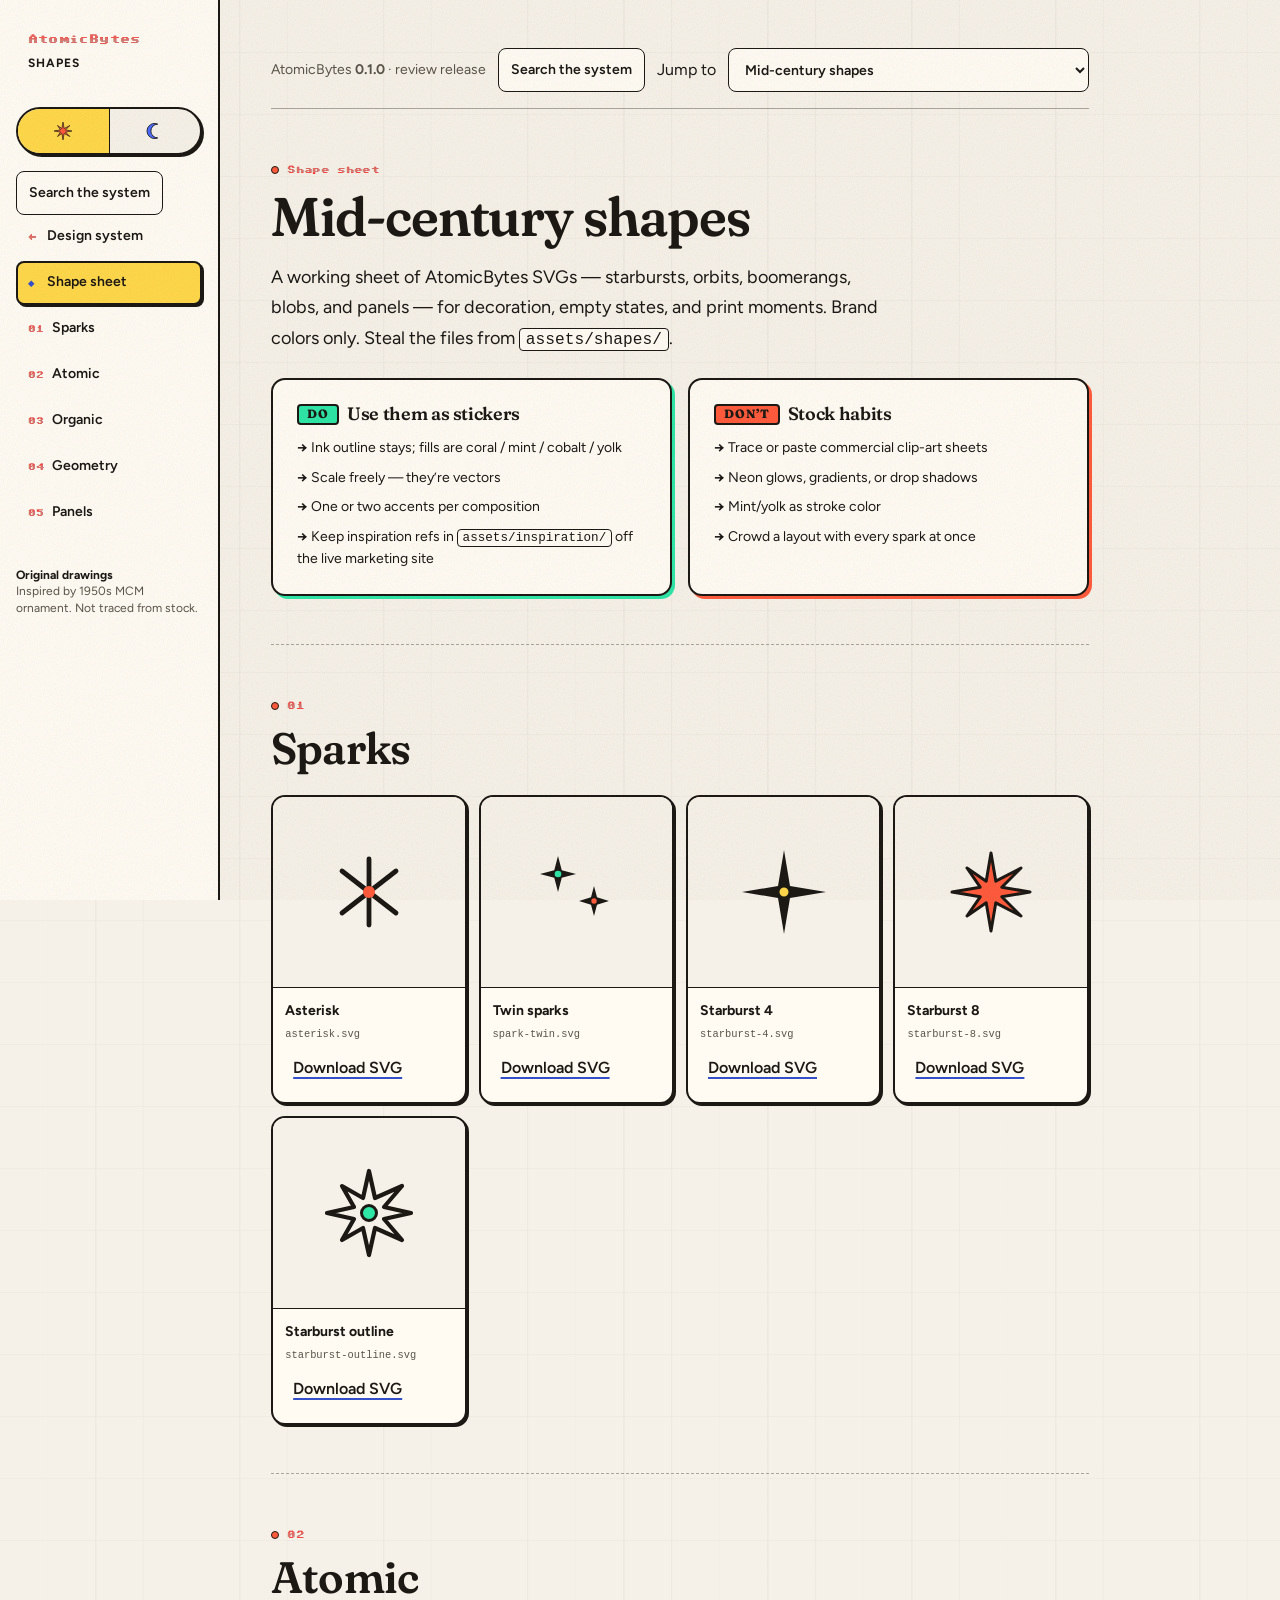
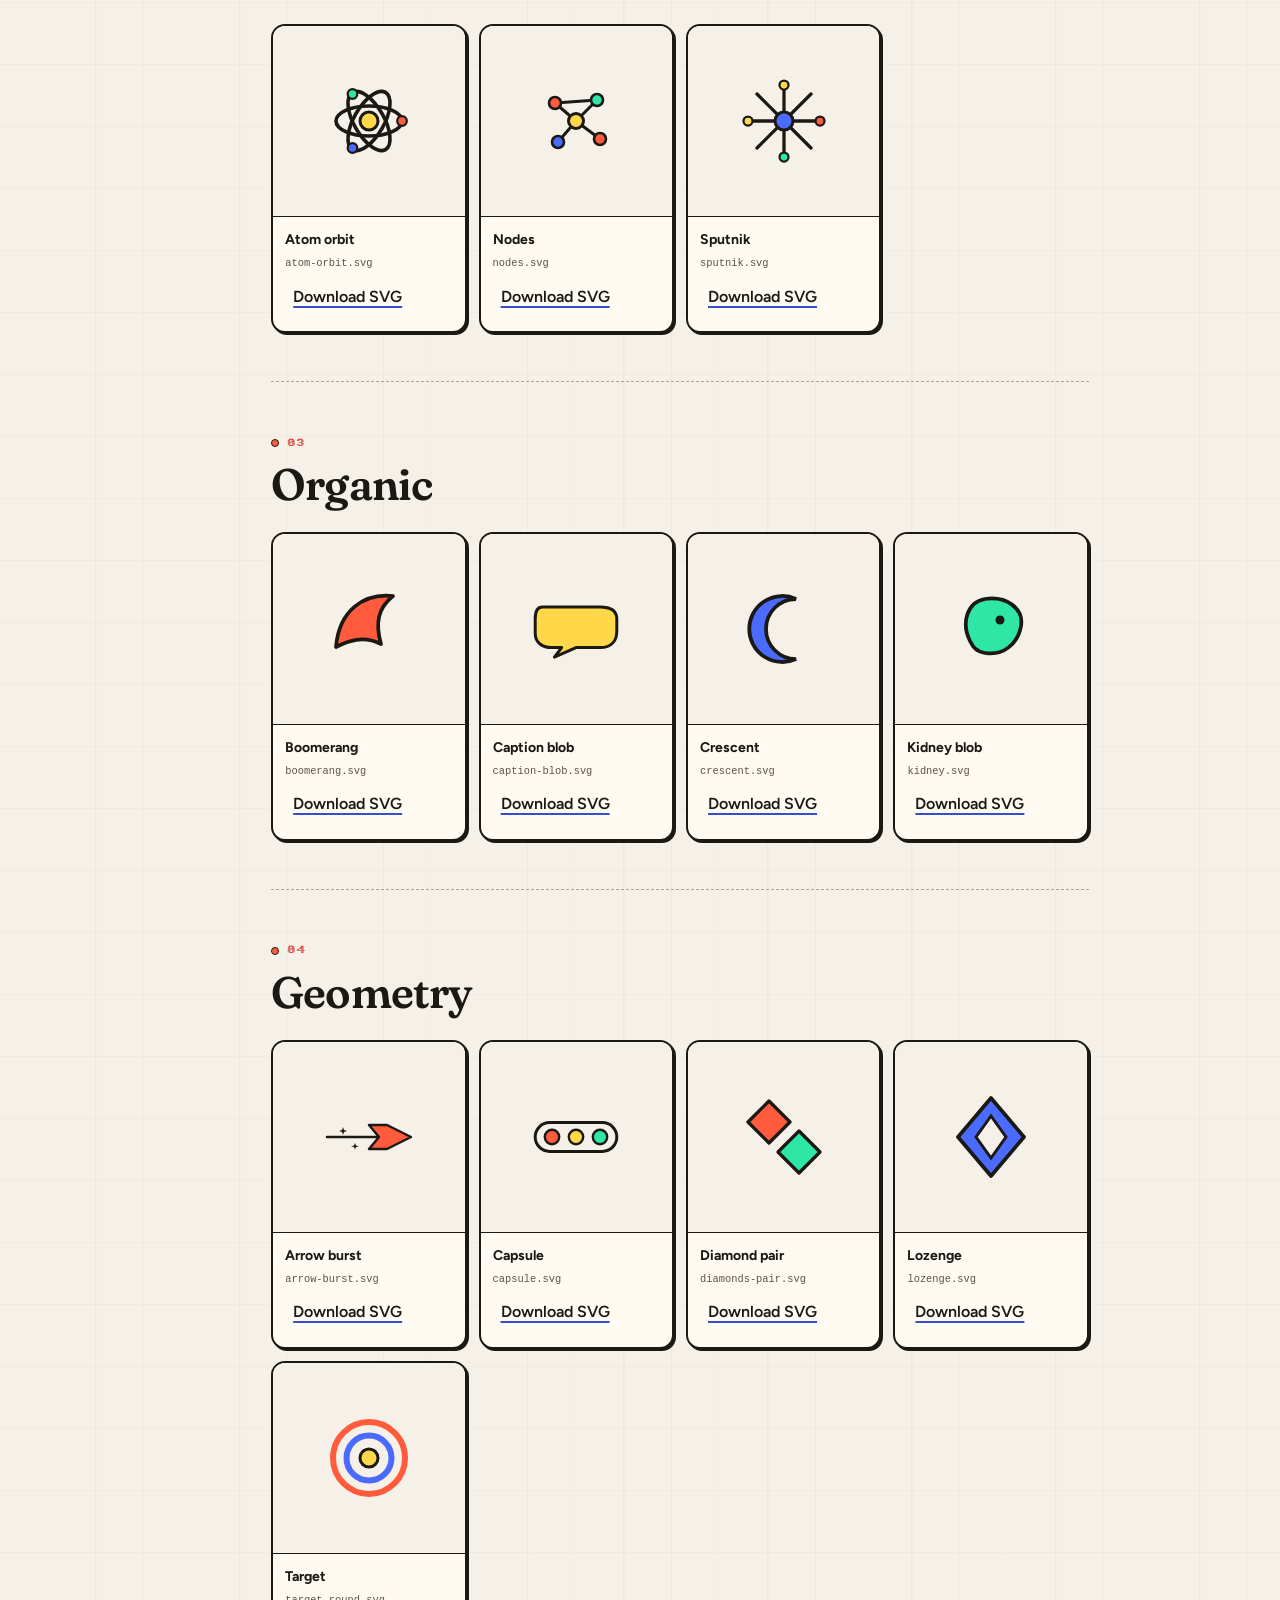
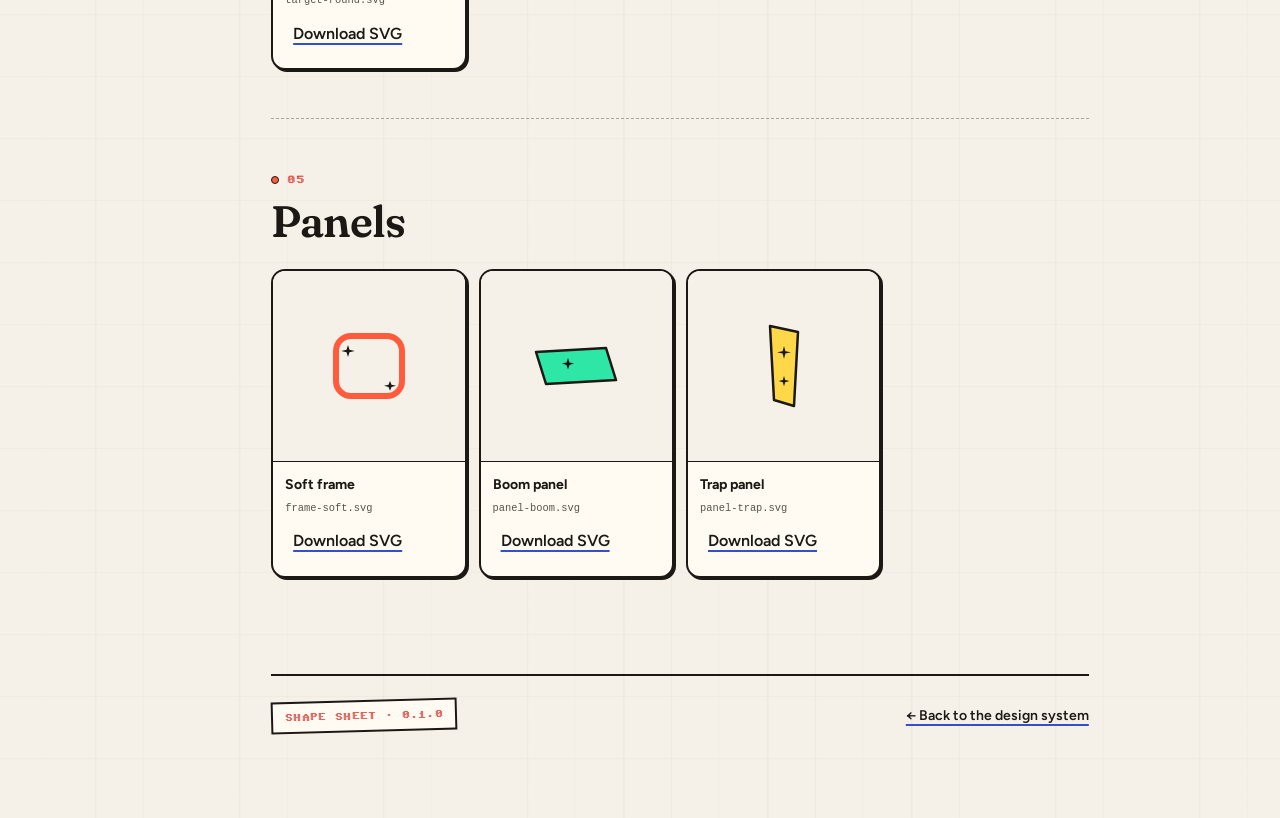
<file: shapes.html>
<!DOCTYPE html>
<html lang="en">
<head>
  <meta charset="utf-8">
  <meta name="viewport" content="width=device-width, initial-scale=1">
  <meta name="theme-color" content="#F6F1E8">
  <meta name="color-scheme" content="light dark">
  <meta name="description" content="AtomicBytes mid-century shape sheet — original SVGs for sparks, orbits, boomerangs, and panels.">
  <title>AtomicBytes · Shapes</title>
  <script src="theme.js"></script>
  <link rel="preconnect" href="https://fonts.googleapis.com">
  <link rel="preconnect" href="https://fonts.gstatic.com" crossorigin>
  <link href="https://fonts.googleapis.com/css2?family=Figtree:ital,wght@0,400;0,500;0,600;0,700;1,400&family=Fraunces:ital,opsz,wght@0,9..144,500;0,9..144,600;0,9..144,700;1,9..144,500;1,9..144,600&family=Sixtyfour+Convergence&display=swap" rel="stylesheet">
  <link rel="stylesheet" href="tokens.css">
  <link rel="stylesheet" href="components.css">
  <link rel="stylesheet" href="ds.css">
</head>
<body id="top">
  <div class="grain" aria-hidden="true"></div>
  <a class="skip" href="#main">Skip to content</a>

  <header class="top-nav" aria-label="Shapes page">
    <div class="top-nav-inner">
      <div class="top-nav-brand">
        <a class="logo-type" href="index.html">AtomicBytes DS</a>
        <div class="theme-toggle" role="group" aria-label="Color theme">
          <button type="button" data-theme-set="light" aria-pressed="true" aria-label="Light theme">
            <img class="theme-icon" src="assets/shapes/starburst-8.svg" alt="" width="22" height="22" decoding="async">
          </button>
          <button type="button" data-theme-set="dark" aria-pressed="false" aria-label="Dark theme">
            <img class="theme-icon" src="assets/shapes/crescent.svg" alt="" width="22" height="22" decoding="async">
          </button>
        </div>
      </div>
      <ol class="top-nav-links"><li><button class="doc-control" type="button" data-search-open aria-label="Search the system">Search</button></li>
        <li><a href="index.html">Design system</a></li>
        <li><a href="index.html#labels">Labels</a></li>
        <li><a href="shapes.html" aria-current="true">Shapes</a></li>
        <li><a href="index.html#icons">Icons</a></li>
      </ol>
    </div>
  </header>

  <div class="shell shapes-shell">
    <nav class="side-nav" aria-label="Design system">
      <a class="nav-brand" href="index.html">
        <span class="logo-type">AtomicBytes</span>
        <span class="nav-sub">Shapes</span>
      </a>
      <div class="theme-toggle" role="group" aria-label="Color theme">
        <button type="button" data-theme-set="light" aria-pressed="true" aria-label="Light theme">
          <img class="theme-icon" src="assets/shapes/starburst-8.svg" alt="" width="22" height="22" decoding="async">
        </button>
        <button type="button" data-theme-set="dark" aria-pressed="false" aria-label="Dark theme">
          <img class="theme-icon" src="assets/shapes/crescent.svg" alt="" width="22" height="22" decoding="async">
        </button>
      </div>
      <button class="doc-control" type="button" data-search-open>Search the system</button>
      <ol>
        <li><a href="index.html"><span class="n">←</span> Design system</a></li>
        <li><a href="shapes.html" aria-current="true"><span class="n">◆</span> Shape sheet</a></li>
        <li><a href="#sparks"><span class="n">01</span> Sparks</a></li>
        <li><a href="#atomic"><span class="n">02</span> Atomic</a></li>
        <li><a href="#organic"><span class="n">03</span> Organic</a></li>
        <li><a href="#geo"><span class="n">04</span> Geometry</a></li>
        <li><a href="#panels"><span class="n">05</span> Panels</a></li>
      </ol>
      <p class="nav-foot">
        <strong>Original drawings</strong><br>
        Inspired by 1950s MCM ornament. Not traced from stock.
      </p>
    </nav>

    <div class="content">
      <div class="doc-tools" aria-label="Reference tools">
        <p>AtomicBytes <strong>0.1.0</strong> · review release</p>
        <button class="doc-control" type="button" data-search-open>Search the system</button>
        <label for="section-picker">Jump to</label>
        <select id="section-picker" aria-label="Jump to section"><option value="">Choose a section</option></select>
      </div>

      <main id="main">
        <section class="ds-section" aria-labelledby="shapes-title">
          <p class="sec-kicker"><span class="dot" aria-hidden="true"></span> Shape sheet</p>
          <h1 id="shapes-title" class="shapes-h1">Mid-century shapes</h1>
          <p class="lede">A working sheet of AtomicBytes SVGs — starbursts, orbits, boomerangs, blobs, and panels — for decoration, empty states, and print moments. Brand colors only. Steal the files from <code>assets/shapes/</code>.</p>

          <div class="rules" style="margin-top: var(--space-24)">
            <div class="rule-card do">
              <h3><span class="badge do">Do</span> Use them as stickers</h3>
              <ul>
                <li>Ink outline stays; fills are coral / mint / cobalt / yolk</li>
                <li>Scale freely — they’re vectors</li>
                <li>One or two accents per composition</li>
                <li>Keep inspiration refs in <code>assets/inspiration/</code> off the live marketing site</li>
              </ul>
            </div>
            <div class="rule-card dont">
              <h3><span class="badge dont">Don’t</span> Stock habits</h3>
              <ul>
                <li>Trace or paste commercial clip-art sheets</li>
                <li>Neon glows, gradients, or drop shadows</li>
                <li>Mint/yolk as stroke color</li>
                <li>Crowd a layout with every spark at once</li>
              </ul>
            </div>
          </div>
        </section>

        <section id="sparks" class="ds-section" aria-labelledby="sparks-title">
          <p class="sec-kicker"><span class="dot" aria-hidden="true"></span> 01</p>
          <h2 id="sparks-title">Sparks</h2>
          <ul class="shape-grid">
            <li class="shape-card" data-kind="spark">
              <div class="shape-art">
                <img src="assets/shapes/asterisk.svg" alt="Asterisk" loading="lazy">
              </div>
              <div class="shape-meta">
                <strong>Asterisk</strong>
                <span class="file">asterisk.svg</span>
              </div>
            </li>
            <li class="shape-card" data-kind="spark">
              <div class="shape-art">
                <img src="assets/shapes/spark-twin.svg" alt="Twin sparks" loading="lazy">
              </div>
              <div class="shape-meta">
                <strong>Twin sparks</strong>
                <span class="file">spark-twin.svg</span>
              </div>
            </li>
            <li class="shape-card" data-kind="spark">
              <div class="shape-art">
                <img src="assets/shapes/starburst-4.svg" alt="Starburst 4" loading="lazy">
              </div>
              <div class="shape-meta">
                <strong>Starburst 4</strong>
                <span class="file">starburst-4.svg</span>
              </div>
            </li>
            <li class="shape-card" data-kind="spark">
              <div class="shape-art">
                <img src="assets/shapes/starburst-8.svg" alt="Starburst 8" loading="lazy">
              </div>
              <div class="shape-meta">
                <strong>Starburst 8</strong>
                <span class="file">starburst-8.svg</span>
              </div>
            </li>
            <li class="shape-card" data-kind="spark">
              <div class="shape-art">
                <img src="assets/shapes/starburst-outline.svg" alt="Starburst outline" loading="lazy">
              </div>
              <div class="shape-meta">
                <strong>Starburst outline</strong>
                <span class="file">starburst-outline.svg</span>
              </div>
            </li>
          </ul>
        </section>

        <section id="atomic" class="ds-section" aria-labelledby="atomic-title">
          <p class="sec-kicker"><span class="dot" aria-hidden="true"></span> 02</p>
          <h2 id="atomic-title">Atomic</h2>
          <ul class="shape-grid">
            <li class="shape-card" data-kind="atomic">
              <div class="shape-art">
                <img src="assets/shapes/atom-orbit.svg" alt="Atom orbit" loading="lazy">
              </div>
              <div class="shape-meta">
                <strong>Atom orbit</strong>
                <span class="file">atom-orbit.svg</span>
              </div>
            </li>
            <li class="shape-card" data-kind="atomic">
              <div class="shape-art">
                <img src="assets/shapes/nodes.svg" alt="Nodes" loading="lazy">
              </div>
              <div class="shape-meta">
                <strong>Nodes</strong>
                <span class="file">nodes.svg</span>
              </div>
            </li>
            <li class="shape-card" data-kind="atomic">
              <div class="shape-art">
                <img src="assets/shapes/sputnik.svg" alt="Sputnik" loading="lazy">
              </div>
              <div class="shape-meta">
                <strong>Sputnik</strong>
                <span class="file">sputnik.svg</span>
              </div>
            </li>
          </ul>
        </section>

        <section id="organic" class="ds-section" aria-labelledby="organic-title">
          <p class="sec-kicker"><span class="dot" aria-hidden="true"></span> 03</p>
          <h2 id="organic-title">Organic</h2>
          <ul class="shape-grid">
            <li class="shape-card" data-kind="organic">
              <div class="shape-art">
                <img src="assets/shapes/boomerang.svg" alt="Boomerang" loading="lazy">
              </div>
              <div class="shape-meta">
                <strong>Boomerang</strong>
                <span class="file">boomerang.svg</span>
              </div>
            </li>
            <li class="shape-card" data-kind="organic">
              <div class="shape-art">
                <img src="assets/shapes/caption-blob.svg" alt="Caption blob" loading="lazy">
              </div>
              <div class="shape-meta">
                <strong>Caption blob</strong>
                <span class="file">caption-blob.svg</span>
              </div>
            </li>
            <li class="shape-card" data-kind="organic">
              <div class="shape-art">
                <img src="assets/shapes/crescent.svg" alt="Crescent" loading="lazy">
              </div>
              <div class="shape-meta">
                <strong>Crescent</strong>
                <span class="file">crescent.svg</span>
              </div>
            </li>
            <li class="shape-card" data-kind="organic">
              <div class="shape-art">
                <img src="assets/shapes/kidney.svg" alt="Kidney blob" loading="lazy">
              </div>
              <div class="shape-meta">
                <strong>Kidney blob</strong>
                <span class="file">kidney.svg</span>
              </div>
            </li>
          </ul>
        </section>

        <section id="geo" class="ds-section" aria-labelledby="geo-title">
          <p class="sec-kicker"><span class="dot" aria-hidden="true"></span> 04</p>
          <h2 id="geo-title">Geometry</h2>
          <ul class="shape-grid">
            <li class="shape-card" data-kind="geo">
              <div class="shape-art">
                <img src="assets/shapes/arrow-burst.svg" alt="Arrow burst" loading="lazy">
              </div>
              <div class="shape-meta">
                <strong>Arrow burst</strong>
                <span class="file">arrow-burst.svg</span>
              </div>
            </li>
            <li class="shape-card" data-kind="geo">
              <div class="shape-art">
                <img src="assets/shapes/capsule.svg" alt="Capsule" loading="lazy">
              </div>
              <div class="shape-meta">
                <strong>Capsule</strong>
                <span class="file">capsule.svg</span>
              </div>
            </li>
            <li class="shape-card" data-kind="geo">
              <div class="shape-art">
                <img src="assets/shapes/diamonds-pair.svg" alt="Diamond pair" loading="lazy">
              </div>
              <div class="shape-meta">
                <strong>Diamond pair</strong>
                <span class="file">diamonds-pair.svg</span>
              </div>
            </li>
            <li class="shape-card" data-kind="geo">
              <div class="shape-art">
                <img src="assets/shapes/lozenge.svg" alt="Lozenge" loading="lazy">
              </div>
              <div class="shape-meta">
                <strong>Lozenge</strong>
                <span class="file">lozenge.svg</span>
              </div>
            </li>
            <li class="shape-card" data-kind="geo">
              <div class="shape-art">
                <img src="assets/shapes/target-round.svg" alt="Target" loading="lazy">
              </div>
              <div class="shape-meta">
                <strong>Target</strong>
                <span class="file">target-round.svg</span>
              </div>
            </li>
          </ul>
        </section>

        <section id="panels" class="ds-section" aria-labelledby="panels-title">
          <p class="sec-kicker"><span class="dot" aria-hidden="true"></span> 05</p>
          <h2 id="panels-title">Panels</h2>
          <ul class="shape-grid">
            <li class="shape-card" data-kind="panel">
              <div class="shape-art">
                <img src="assets/shapes/frame-soft.svg" alt="Soft frame" loading="lazy">
              </div>
              <div class="shape-meta">
                <strong>Soft frame</strong>
                <span class="file">frame-soft.svg</span>
              </div>
            </li>
            <li class="shape-card" data-kind="panel">
              <div class="shape-art">
                <img src="assets/shapes/panel-boom.svg" alt="Boom panel" loading="lazy">
              </div>
              <div class="shape-meta">
                <strong>Boom panel</strong>
                <span class="file">panel-boom.svg</span>
              </div>
            </li>
            <li class="shape-card" data-kind="panel">
              <div class="shape-art">
                <img src="assets/shapes/panel-trap.svg" alt="Trap panel" loading="lazy">
              </div>
              <div class="shape-meta">
                <strong>Trap panel</strong>
                <span class="file">panel-trap.svg</span>
              </div>
            </li>
          </ul>
        </section>

        <footer class="ds-foot">
          <p class="rubber">SHAPE SHEET · 0.1.0</p>
          <p class="domain"><a class="text-link" href="index.html">← Back to the design system</a></p>
        </footer>
      </main>
    </div>
  </div>


  <dialog class="search-dialog" aria-labelledby="search-title">
    <h2 id="search-title">Search the system</h2>
    <button class="doc-control" type="button" data-search-close>Close search</button>
    <div class="field"><label for="system-search">Find a token, component, or guideline</label>
      <input id="system-search" type="search" autocomplete="off" placeholder="Try button, focus, or wordmark"></div>
    <p id="search-count" role="status"></p>
    <ul class="search-results"></ul>
  </dialog>
  <p class="sr-only" id="copy-status" role="status"></p>

  <script src="docs.js"></script>
  <script src="demo.js"></script>
</body>
</html>
</file>
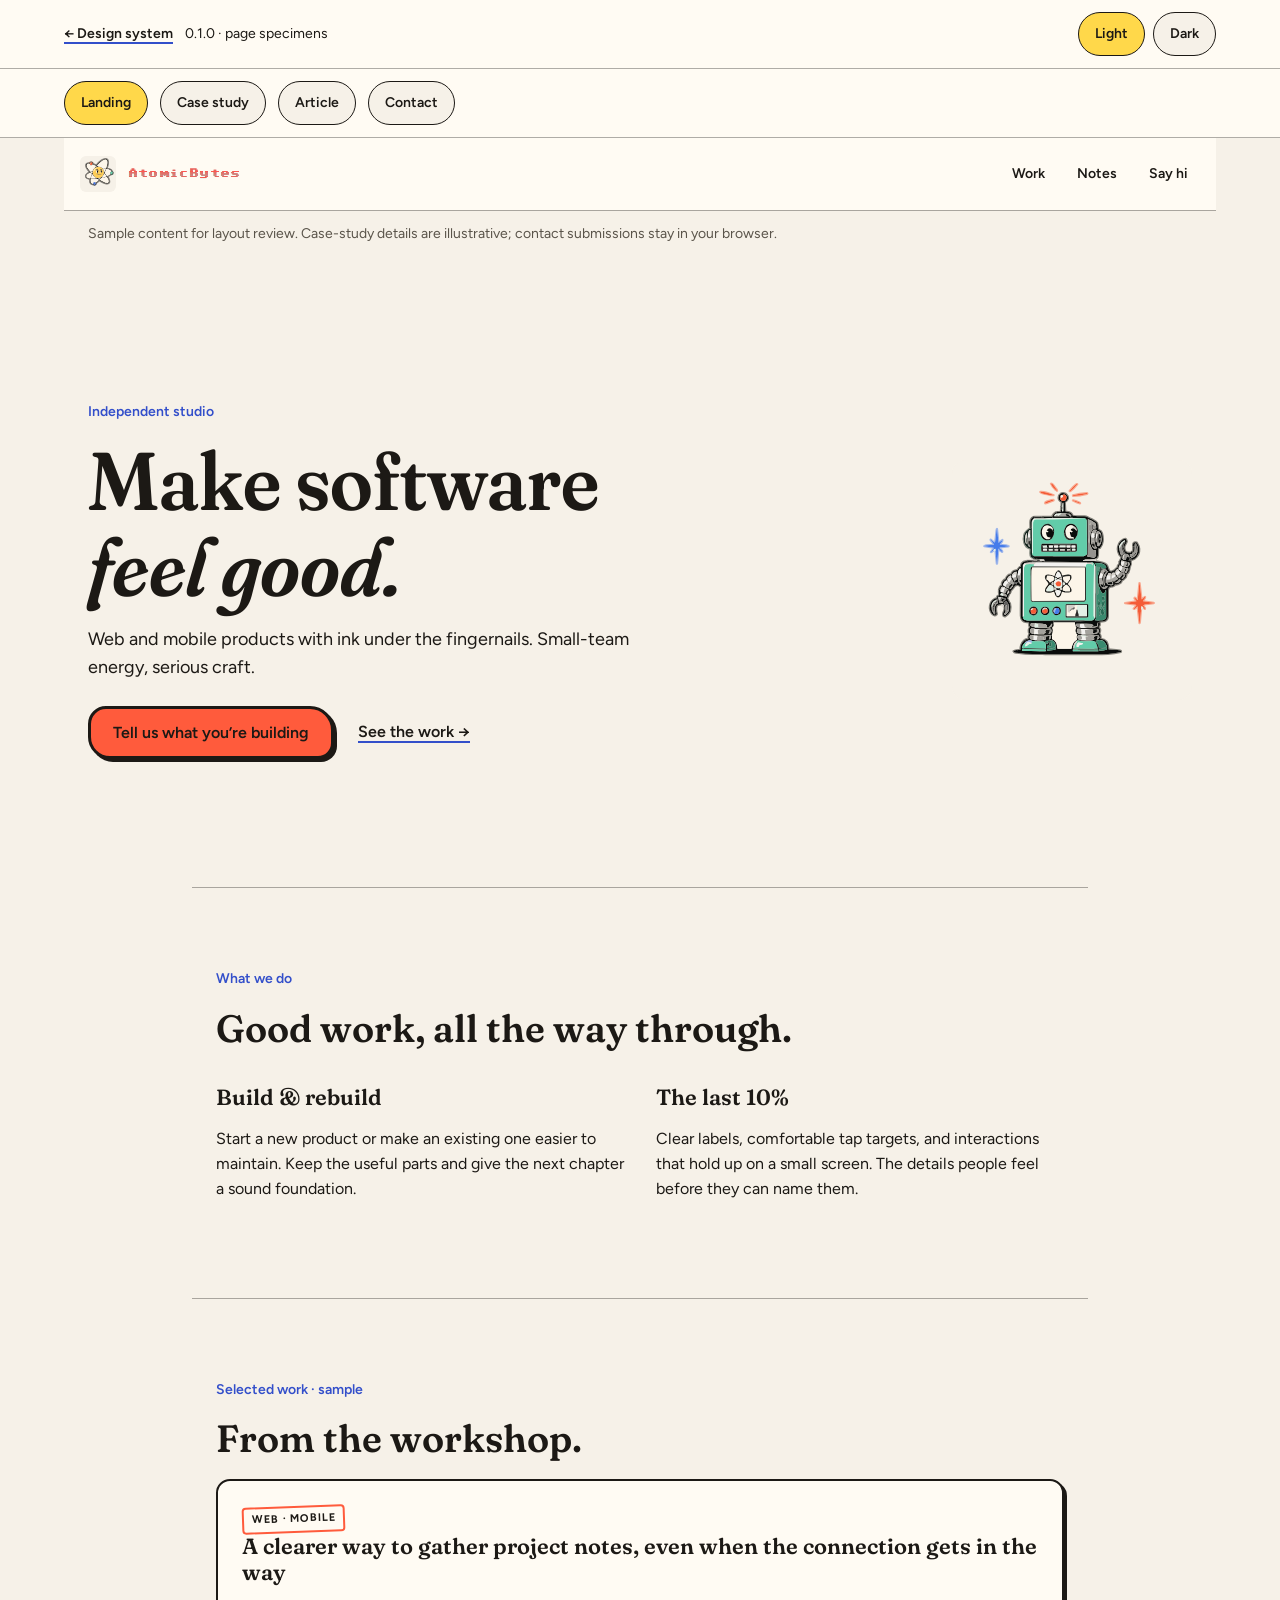
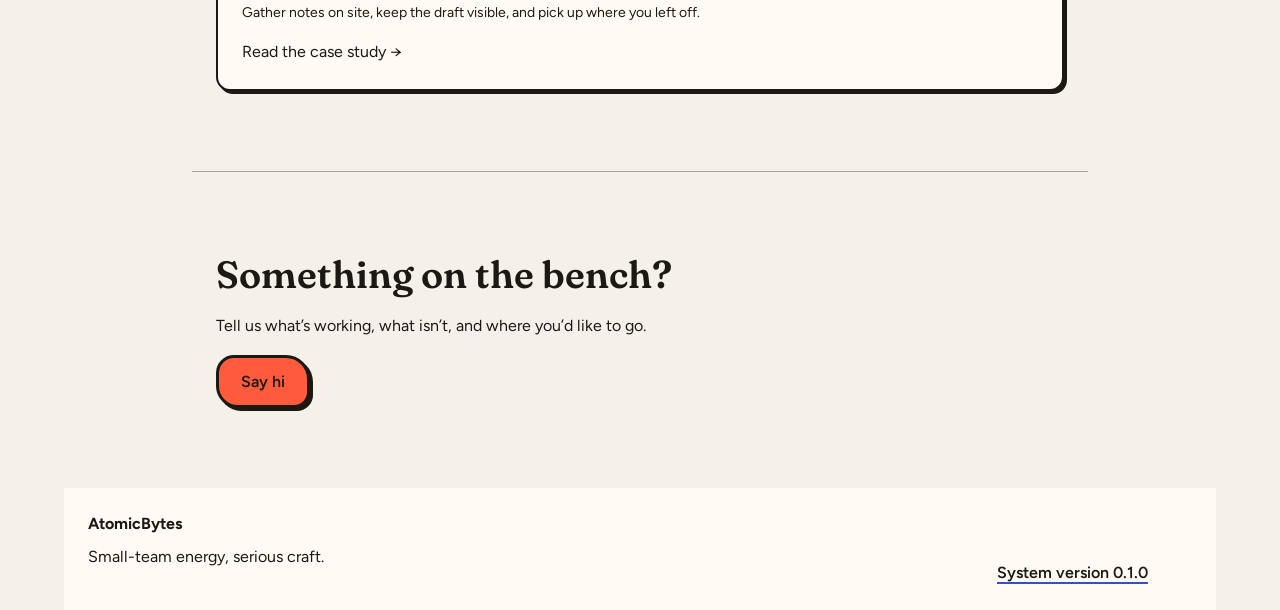
<file: specimens.html>
<!DOCTYPE html>
<html lang="en"><head><meta charset="utf-8"><meta name="viewport" content="width=device-width, initial-scale=1"><meta name="color-scheme" content="light dark"><meta name="theme-color" content="#F6F1E8"><title>AtomicBytes · Page specimens</title><script src="theme.js"></script>
  <link href="https://fonts.googleapis.com/css2?family=Figtree:ital,wght@0,400;0,500;0,600;0,700;1,400&family=Fraunces:ital,opsz,wght@0,9..144,500;0,9..144,600;0,9..144,700;1,9..144,500;1,9..144,600&family=Sixtyfour+Convergence&display=swap" rel="stylesheet">
<link rel="stylesheet" href="tokens.css"><link rel="stylesheet" href="components.css"><link rel="stylesheet" href="specimens.css"></head>
<body class="ab-site">
<a class="sample-skip text-link" href="#specimen-main">Skip to content</a>
<div class="sample-toolbar"><a class="text-link" href="index.html#expression">← Design system</a><span>0.1.0 · page specimens</span><div class="sample-theme" role="group" aria-label="Color theme"><button type="button" data-theme-set="light" aria-label="Light theme">Light</button><button type="button" data-theme-set="dark" aria-label="Dark theme">Dark</button></div></div>
<nav class="sample-switcher" aria-label="Choose a page specimen"><button type="button" data-specimen-view="landing" aria-pressed="true">Landing</button><button type="button" data-specimen-view="case-study" aria-pressed="false">Case study</button><button type="button" data-specimen-view="article" aria-pressed="false">Article</button><button type="button" data-specimen-view="contact" aria-pressed="false">Contact</button></nav><header class="mkt-header sample-header"><a class="mkt-brand" href="#landing"><img src="assets/characters/atomicbyte.svg" width="40" height="40" alt=""><span class="mkt-word">AtomicBytes</span></a><nav class="mkt-nav" aria-label="Sample site"><a href="#case-study">Work</a><a href="#article">Notes</a><a href="#contact">Say hi</a></nav></header><main id="specimen-main"><p class="sample-disclaimer">Sample content for layout review. Case-study details are illustrative; contact submissions stay in your browser.</p>
<article id="landing" data-page-specimen>
<section class="sample-hero" data-expression="expressive"><div><p class="sample-kicker">Independent studio</p><h1 tabindex="-1">Make software <em>feel good.</em></h1><p class="sample-lede">Web and mobile products with ink under the fingernails. Small-team energy, serious craft.</p><div class="sample-actions"><a class="btn btn-fill" href="#contact">Tell us what you’re building</a><a class="text-link" href="#case-study">See the work →</a></div></div><img class="sample-character" src="assets/characters/byte-bot.svg" width="240" height="240" alt="Byte-Bot, the AtomicBytes workshop helper"></section>
<section class="sample-section" data-expression="quiet"><p class="sample-kicker">What we do</p><h2>Good work, all the way through.</h2><div class="sample-columns"><div><h3>Build &amp; rebuild</h3><p>Start a new product or make an existing one easier to maintain. Keep the useful parts and give the next chapter a sound foundation.</p></div><div><h3>The last 10%</h3><p>Clear labels, comfortable tap targets, and interactions that hold up on a small screen. The details people feel before they can name them.</p></div></div></section>
<section class="sample-section" data-expression="standard"><p class="sample-kicker">Selected work · sample</p><h2>From the workshop.</h2><a class="card card--link sample-project" href="#case-study"><span class="stamp">Web · Mobile</span><h3>A clearer way to gather project notes, even when the connection gets in the way</h3><p>Gather notes on site, keep the draft visible, and pick up where you left off.</p><span>Read the case study →</span></a></section>
<section class="sample-section sample-invite" data-expression="quiet"><h2>Something on the bench?</h2><p>Tell us what’s working, what isn’t, and where you’d like to go.</p><a class="btn btn-fill" href="#contact">Say hi</a></section></article>

<article id="case-study" data-page-specimen hidden>
<section class="sample-section sample-reading" data-expression="quiet"><p class="sample-kicker">Illustrative case study · Web / Mobile</p><h1 tabindex="-1">A clearer way to gather project notes, even when the connection gets in the way</h1><p class="sample-lede">A deliberately long title tests the system’s wrapping. This specimen describes an example workflow, not a client engagement.</p><div class="sample-facts"><p><strong>Focus</strong><br>Field notes and follow-up</p><p><strong>Constraints</strong><br>Small screens, intermittent connections</p></div><h2>The starting point</h2><p>A person records a note on site, then returns to the office to finish it. The interface needs to preserve that work and make the next action clear.</p><h2>The approach</h2><p>Keep the draft visible. Explain whether it is saved locally or delivered. Give the retry action a stable place so a slow connection does not turn into a lost message.</p><blockquote class="quote"><p>A helpful state tells you what happened and what you can do next.</p><footer>Sample design rationale</footer></blockquote><h2>What to check</h2><p>Try the workflow with a long project name, no project image, and a failed submission. Keyboard users should reach the same recovery action and keep their entered values.</p><p>Without an approved project screenshot, use this reading layout. A thumbnail is optional; the title and outcome carry the story.</p><a class="btn btn-fill" href="#contact">Talk about your project</a></section></article>

<article id="article" data-page-specimen hidden>
<section class="sample-section sample-reading" data-expression="quiet"><p class="sample-kicker">Reading specimen · not a published issue</p><h1 tabindex="-1">Let the next tap feel like the next tap.</h1><p class="sample-lede">A small movement can make an action legible. A page full of movement can make it difficult to read.</p><p>Start with the job. A button asks for an action, so a stamp lift is useful feedback. An article paragraph asks for attention, so it can stay still.</p><h2>Keep timing in one place</h2><p>The system uses a 150ms linear transition for button feedback and 180ms for standard interactions. Slow decorative orbits are separate from these response timings.</p><pre class="code-block" tabindex="0" aria-label="CSS timing example"><code><span class="k">.btn</span> {
  transition: transform <span class="n">150ms</span> <span class="s">linear</span>;
}</code></pre><blockquote class="quote"><p>The information should remain complete when the movement stops.</p><footer>Sample article</footer></blockquote><h2>Test the less tidy content</h2><p>Long addresses should wrap within their reading column. For example, <a class="text-link" href="https://atomicbytes.com/design-system/#responsive">https://atomicbytes.com/design-system/#responsive</a> remains a real, selectable link.</p><p>Check the same article with larger text, a narrow viewport, and reduced motion enabled. Code can scroll inside its block; the page itself should not scroll sideways.</p><a class="text-link" href="#landing">Back to the studio →</a></section></article>

<article id="contact" data-page-specimen hidden><section class="sample-section sample-reading" data-expression="quiet"><p class="sample-kicker">Local contact specimen</p><h1 tabindex="-1">Tell us what’s on the bench.</h1><p class="sample-lede">Try validation, loading, a delivery failure, and retry. Nothing is sent or stored.</p>
<form class="sample-form" data-demo-form novalidate>
<div class="field"><label for="contact-name">Name (optional)</label><input id="contact-name" type="text" autocomplete="name" aria-describedby="contact-name-hint"><p class="field-hint" id="contact-name-hint">Use the name you’d like us to reply to.</p></div>
<div class="field"><label for="contact-email">Email (required)</label><input id="contact-email" type="email" autocomplete="email" required aria-describedby="contact-email-hint contact-email-error"><p class="field-hint" id="contact-email-hint">Used for the reply in a real contact form.</p><p class="field-msg" id="contact-email-error" hidden>Enter a complete email address, such as you@studio.com.</p></div>
<div class="field"><label for="contact-message">What are you building? (required)</label><textarea id="contact-message" required aria-describedby="contact-message-hint contact-message-error"></textarea><p class="field-hint" id="contact-message-hint">A sentence or two is plenty to start.</p><p class="field-msg" id="contact-message-error" hidden>Add a short description of your project.</p></div>
<label class="sample-checkbox"><input type="checkbox" data-simulate-failure> Simulate delivery failure</label><button class="btn btn-fill" type="submit">Send message</button><p class="sample-status" data-form-status role="status" aria-live="polite">This is a local demo. No delivery service is connected.</p></form>
</section></article>
</main><footer class="mkt-footer sample-footer"><div class="mkt-foot-brand"><strong>AtomicBytes</strong><p>Small-team energy, serious craft.</p></div><a class="text-link" href="index.html#release">System version 0.1.0</a></footer><script src="demo.js"></script></body></html>
</file>
<file: tokens.css>
/**
 * AtomicBytes design tokens
 * Source of truth for the design system site and (soon) the marketing rebuild.
 *
 * Mood: mid-century atomic optimism / toy workshop / risograph —
 * inks on warm paper, not neon on black.
 *
 * Themes: light is cream paper (default). Dark is "night paper" —
 * a warm ink field with cream type. Accents stay stickers.
 *
 * Retired forever: #0b0c10, cyan #63e6ff, violet #a78bfa, pink #ff5fd1, Inter, glass.
 *
 * Accents (coral, mint, cobalt, yolk) behave like inks / stickers / stamps:
 * they fill shapes that keep an ink outline. Do not use mint or yolk as text.
 * Pair every accent fill with --on-accent / --print-ink (warm near-black).
 * Never put --ink on a sticker in dark theme: --ink becomes cream and fails WCAG.
 *
 * Theming: color custom properties swap under [data-theme="dark"].
 * An explicit data-theme wins over prefers-color-scheme.
 * Type, space, radius, stroke, and motion do not change with theme.
 */

:root {
  /* ---------- Color (light / cream paper — default) ---------- */
  /* Paper is cream with fiber, never flat white. Ink is warm near-black. */
  --paper: #F6F1E8;
  --paper-shade: #EBE4D6;
  --ink: #1C1915;
  --muted: #5A544A;
  --line: #1C1915;
  --coral: #FF5B3C;
  --mint: #2EE6A6;
  --cobalt: #4B6BFF;
  --yolk: #FFD84A;
  --surface: #FFFBF3;
  --surface-inset: #E8E0D0;

  /* Print constants — never invert. Raster mascots sit on cream. */
  --print-ink: #1C1915;
  --print-paper: #F6F1E8;
  --mascot-field: var(--print-paper);

  /* Code slabs — warm ink, not VS Code purple. Paper type on ink reads AAA. */
  --code-bg: #1C1915;
  --code-fg: #F6F1E8;
  --code-comment: #C4B8A8;
  --code-keyword: #8AA0FF;   /* readable cobalt on the ink slab */
  --code-string: #2EE6A6;    /* mint */
  --code-fn: #FF5B3C;        /* coral */
  --code-num: #FFD84A;       /* yolk */

  /* Functional roles — brand inks above remain available for decoration. */
  --text-primary: var(--ink);
  --text-secondary: var(--muted);
  --text-on-action: var(--print-ink);
  --text-accent: #334FCA;
  --surface-page: var(--paper);
  --surface-card: var(--surface);
  --surface-well: var(--surface-inset);
  --border-default: var(--line);
  --border-subtle: var(--rule);
  --border-error: #C33D22;
  --border-success: #147851;
  --border-warning: #806000;
  --action-primary-bg: var(--coral);
  --action-primary-fg: var(--text-on-action);
  --action-primary-hover: #F05235;
  --action-primary-pressed: #E8492D;
  --decoration-outline: var(--ink);
  --decoration-shadow: var(--ink);

  /* Compatibility aliases — use functional roles in new components. */
  --bg: var(--paper);
  --text: var(--ink);
  --text-muted: var(--muted);
  --accent: var(--coral);     /* primary CTA, rubber stamps */
  --accent-2: var(--cobalt);  /* focus rings, marker underlines */
  --accent-3: var(--mint);    /* strips, collab marks */
  --accent-4: var(--yolk);    /* stickers, atom nucleus */
  --danger: var(--coral);
  --success: var(--mint);     /* sticker accent for success — not body text */
  --warning: var(--yolk);     /* sticker accent for warning — not body text */
  --focus: var(--cobalt);
  --on-accent: var(--print-ink); /* type on sticker fills; never invert */

  /* Form helper text stays --ink / --muted for WCAG.
     State color lives on the border, focus ring, and message mark — not the sentence. */

  /* Derived hairlines / grain — follow --ink so they invert in dark */
  --hairline: color-mix(in srgb, var(--ink) 22%, transparent);
  --rule: color-mix(in srgb, var(--ink) 35%, transparent);
  --grid-x: color-mix(in srgb, var(--ink) 6%, transparent);
  --grid-y: color-mix(in srgb, var(--ink) 5%, transparent);
  --grain-blend: multiply;
  --grain-opacity: 0.12;

  color-scheme: light;

  /* ---------- Type ---------- */
  --font-brand: "Sixtyfour Convergence", ui-monospace, "Cascadia Mono", monospace;
  --font-display: "Fraunces", "Iowan Old Style", Palatino, Georgia, serif;
  --font-body: "Figtree", "Source Sans 3", system-ui, sans-serif;
  --font-mono: ui-monospace, "Cascadia Mono", "SF Mono", Menlo, Consolas, monospace;

  --fs-xs: 0.75rem;    /* 12 */
  --fs-sm: 0.875rem;   /* 14 */
  --fs-md: 1rem;       /* 16 */
  --fs-lg: 1.125rem;   /* 18 */
  --fs-xl: 1.375rem;   /* 22 */
  --fs-2xl: 1.75rem;   /* 28 */
  --fs-3xl: 2.375rem;  /* 38 */
  --fs-4xl: 3.5rem;    /* 56 */
  --fs-hero: clamp(2.5rem, 6.4vw, 5.15rem);

  --lh-tight: 1.05;
  --lh-snug: 1.22;
  --lh-body: 1.55;
  --lh-loose: 1.7;

  --tracking-brand: 0.02em;
  --tracking-label: 0.08em;

  /* ---------- Space (4 / 8 / 12 / 16 / 24 / 32 / 48 / 64) ---------- */
  --space-4: 4px;
  --space-8: 8px;
  --space-12: 12px;
  --space-16: 16px;
  --space-24: 24px;
  --space-32: 32px;
  --space-48: 48px;
  --space-64: 64px;

  /* ---------- Radius ---------- */
  /* Chunky, slightly irregular. Prefer --radius-chunky on buttons. */
  --radius-sm: 8px;
  --radius-md: 14px;
  --radius-lg: 22px;
  --radius-chunky: 18px 24px 16px 22px;
  --radius-pill: 999px;

  /* ---------- Stroke ---------- */
  --stroke-thin: 1.5px;
  --stroke: 2.5px;
  --stroke-thick: 3.5px;
  --shadow-stamp: 3px 3px 0 var(--decoration-shadow);
  --shadow-stamp-hover: 4px 4px 0 var(--decoration-shadow);
  --shadow-stamp-press: 1px 1px 0 var(--decoration-shadow);

  /* ---------- Layout ---------- */
  --tap: 44px; /* Minimum standalone control target */

  /* Marketing measures — steal these for atomicbytes.com. */
  --content-narrow: 38rem;  /* ~36–40rem; readable body / lede measure */
  --content: 56rem;         /* default marketing column */
  --content-wide: 72rem;    /* heroes, project grids — not every band */

  /* Vertical section padding — mobile-first, grows with the viewport. */
  --section-y-sm: clamp(2rem, 5vw, 3rem);     /* tight bands, footers */
  --section-y-md: clamp(3rem, 8vw, 5rem);     /* default marketing section */
  --section-y-lg: clamp(4.5rem, 12vw, 8rem);  /* heroes, opening breath */

  /* Marketing sticky header (not the DS side-nav). */
  --header-h: 4.5rem;

  /* ---------- Motion ---------- */
  /* Orbits stay slow and linear. Stamp hover is a 1–2px lift, not a bounce. */
  --orbit-fast: 18s;
  --orbit-mid: 22s;
  --orbit-slow: 24s;
  --motion-fast: 150ms;
  --motion-standard: 180ms;
  --motion-easing: linear;
  --motion-lift: 1px;
  --motion-lift-card: 2px;
}

/*
 * Night paper — mid-century darkroom, not neon SaaS.
 * Field is warm ink; type is soft cream; stickers stay coral/mint/cobalt/yolk.
 * Outlines and stamp shadows follow --ink (now cream).
 */
:root[data-theme="dark"] {
  --text-accent: #8AA0FF;
  --border-error: var(--coral);
  --border-success: var(--mint);
  --border-warning: var(--yolk);

  --paper: #241F18;
  --paper-shade: #1C1813;
  --ink: #F3EDE2;
  --muted: #C4BAAE;
  --line: #E8DFD0;
  --coral: #FF5B3C;
  --mint: #2EE6A6;
  --cobalt: #8AA0FF; /* lightened so 16px type hits WCAG AA on paper/surface */
  --yolk: #FFD84A;
  --surface: #2F2921;
  --surface-inset: #1A1611;

  --code-bg: #16130F;
  --code-fg: #F3EDE2;
  --code-comment: #A89F92;
  --code-keyword: #8AA0FF;
  --code-string: #2EE6A6;
  --code-fn: #FF5B3C;
  --code-num: #FFD84A;

  --grain-blend: overlay;
  --grain-opacity: 0.10;

  color-scheme: dark;
}

/* OS preference only when the user has not pinned Light. Explicit Dark is above. */
@media (prefers-color-scheme: dark) {
  :root:not([data-theme="light"]) {
    --text-accent: #8AA0FF;
    --border-error: var(--coral);
    --border-success: var(--mint);
    --border-warning: var(--yolk);

    --paper: #241F18;
    --paper-shade: #1C1813;
    --ink: #F3EDE2;
    --muted: #C4BAAE;
    --line: #E8DFD0;
    --coral: #FF5B3C;
    --mint: #2EE6A6;
    --cobalt: #8AA0FF;
    --yolk: #FFD84A;
    --surface: #2F2921;
    --surface-inset: #1A1611;

    --code-bg: #16130F;
    --code-fg: #F3EDE2;
    --code-comment: #A89F92;
    --code-keyword: #8AA0FF;
    --code-string: #2EE6A6;
    --code-fn: #FF5B3C;
    --code-num: #FFD84A;

    --grain-blend: overlay;
    --grain-opacity: 0.10;

    color-scheme: dark;
  }
}
</file>
<file: components.css>
/* AtomicBytes components · 0.1.0
   Load after tokens.css. These are the same recipes used in the documentation.
   .ab-site provides an optional base for standalone pages; no documentation chrome. */
.ab-site, .ab-site *, .ab-site *::before, .ab-site *::after { box-sizing: border-box; }
.ab-site { margin: 0; font: var(--fs-md)/var(--lh-body) var(--font-body); color: var(--text-primary); background: var(--surface-page); overflow-wrap: anywhere; }
.ab-site h1, .ab-site h2, .ab-site h3, .ab-site h4 { font-family: var(--font-display); font-weight: 600; line-height: var(--lh-snug); font-variation-settings: "SOFT" 60, "WONK" 1; margin: 0 0 var(--space-16); }
.ab-site p { margin: 0 0 var(--space-16); }
.ab-site a { color: inherit; }
.ab-site img, .ab-site svg { display: block; max-width: 100%; height: auto; }
.ab-site code { font-family: var(--font-mono); }
:where(.ab-site a, .btn, .nav-chip, .nav-chip-pill, .text-link, .field input, .field textarea, .card--link):focus-visible { outline: 3px solid var(--focus); outline-offset: 3px; }
.btn {
  display: inline-flex;
  align-items: center;
  justify-content: center;
  gap: var(--space-8);
  font-family: var(--font-body);
  font-weight: 600;
  font-size: var(--fs-md);
  line-height: 1.2;
  text-decoration: none;
  color: var(--text-primary);
  padding: 14px 22px;
  border: var(--stroke-thick) solid var(--border-default);
  border-radius: var(--radius-chunky);
  box-shadow: var(--shadow-stamp);
  transition: transform var(--motion-fast) var(--motion-easing), box-shadow var(--motion-fast) var(--motion-easing);
  cursor: pointer;
  background: var(--surface-card);
  max-width: 100%;
  width: 100%;
  min-height: var(--tap, 44px);
  text-align: center;
}
.btn:hover {
  transform: translate(-1px, -1px);
  box-shadow: var(--shadow-stamp-hover);
}
.btn:active {
  transform: translate(1px, 1px);
  box-shadow: var(--shadow-stamp-press);
}
.btn-fill { background: var(--action-primary-bg); color: var(--action-primary-fg); }
.btn-fill:hover { background: var(--action-primary-hover); }
.btn-fill:active { background: var(--action-primary-pressed); }
.btn-ghost { background: var(--surface-card); }
.btn-yolk { background: var(--yolk); color: var(--text-on-action); }
.btn:focus-visible { outline-offset: 4px; }
.btn:disabled, .btn[aria-disabled="true"] {
  opacity: 0.45;
  cursor: not-allowed;
  box-shadow: 2px 2px 0 var(--ink);
}

.card {
  position: relative;
  background: var(--surface-card);
  border: var(--stroke) solid var(--border-default);
  border-radius: var(--radius-md);
  padding: var(--space-24);
  box-shadow: var(--shadow-stamp);
  max-width: min(320px, 100%);
  width: 100%;
  transition: transform var(--motion-standard) var(--motion-easing);
}
.card--link { display: block; color: var(--text-primary); text-decoration: none; }
.card--link:hover { transform: translateY(-2px); }
.card h4 {
  font-size: var(--fs-xl);
  margin: var(--space-8) 0;
}
.card p { font-size: var(--fs-sm); }
.card.mint-strip::before {
  content: "";
  display: block;
  height: 10px;
  background: repeating-linear-gradient(-45deg, var(--mint) 0 8px, var(--ink) 8px 10px, var(--mint) 10px 18px);
  border-bottom: var(--stroke) solid var(--border-default);
  margin: calc(var(--space-24) * -1) calc(var(--space-24) * -1) var(--space-16);
  border-radius: 18px 20px 0 0;
}
.sticker {
  position: absolute;
  top: -14px;
  right: 18px;
  width: 52px;
  height: 52px;
  background: var(--yolk);
  color: var(--text-on-action);
  border: var(--stroke) solid var(--border-default);
  border-radius: 50%;
  display: grid;
  place-items: center;
  font-family: var(--font-display);
  font-size: 0.8rem;
  font-weight: 700;
  transform: rotate(4deg);
  box-shadow: 2px 2px 0 var(--ink);
}

.stamp {
  display: inline-block;
  font-size: 0.68rem;
  font-weight: 700;
  letter-spacing: var(--tracking-label);
  text-transform: uppercase;
  border: 2px solid var(--coral);
  color: var(--text-primary);
  padding: 3px 8px;
  border-radius: 4px;
  transform: rotate(-2deg);
  width: fit-content;
  max-width: 100%;
  white-space: normal;
  overflow-wrap: anywhere;
  background: var(--surface-card);
}
.stamp.ink { color: var(--text-primary); border-color: var(--text-primary); }
.stamp.mint-stamp {
  color: var(--text-on-action);
  border-color: var(--text-primary);
  background: var(--mint);
}
.stamp.brand {
  font-family: var(--font-brand);
  font-size: 0.55rem;
  letter-spacing: 0.04em;
  text-transform: none;
  border-style: dashed;
  transform: rotate(-3deg);
  padding: 8px 12px;
}

.nav-chip {
  display: inline-flex;
  align-items: center;
  font-weight: 600;
  font-size: var(--fs-sm);
  text-decoration: none;
  text-underline-offset: 4px;
  text-decoration-thickness: 2px;
  text-decoration-color: var(--text-accent);
  min-height: var(--tap, 44px);
  min-width: var(--tap, 44px);
  padding: 10px 8px;
}
.nav-chip:hover, .nav-chip:focus-visible { text-decoration: underline; }
.nav-chip-pill {
  display: inline-flex;
  align-items: center;
  justify-content: center;
  font-weight: 700;
  font-size: var(--fs-xs);
  letter-spacing: 0.04em;
  text-transform: uppercase;
  text-decoration: none;
  min-height: var(--tap, 44px);
  padding: 10px 14px;
  border: 2px solid var(--border-default);
  border-radius: var(--radius-pill);
  background: var(--paper);
}
.nav-chip-pill:hover,
.nav-chip-pill[aria-current] {
  background: var(--coral);
  color: var(--text-on-action);
}


.code-block {
  margin: 0;
  background: var(--code-bg);
  color: var(--code-fg);
  border: var(--stroke) solid var(--border-default);
  border-radius: var(--radius-md);
  padding: var(--space-16);
  overflow-x: auto;
  -webkit-overflow-scrolling: touch;
  max-width: 100%;
  font-family: var(--font-mono);
  font-size: var(--fs-sm);
  line-height: 1.55;
  box-shadow: 3px 3px 0 var(--coral);
  tab-size: 2;
}
.code-block code {
  background: transparent;
  border: none;
  border-radius: 0;
  padding: 0;
  font-size: inherit;
  color: inherit;
  font-family: inherit;
}
.code-block .c { color: var(--code-comment); }
.code-block .k { color: var(--code-keyword); }
.code-block .s { color: var(--code-string); }
.code-block .fn { color: var(--code-fn); }
.code-block .n { color: var(--code-num); }
.code-block .prompt {
  color: var(--mint);
  user-select: none;
  margin-right: 0.55em;
}
.code-block .out { color: var(--code-comment); }
.code-block .diff-add {
  display: block;
  color: var(--mint);
  background: rgba(46, 230, 166, 0.1);
  margin: 0 calc(var(--space-16) * -1);
  padding: 0 var(--space-16);
  box-shadow: inset 3px 0 0 var(--mint);
}
.code-block .diff-del {
  display: block;
  color: var(--text-primary);
  background: rgba(255, 91, 60, 0.12);
  margin: 0 calc(var(--space-16) * -1);
  padding: 0 var(--space-16);
  box-shadow: inset 3px 0 0 var(--coral);
}

pre.code-block { margin-top: var(--space-16); }
.code-figure .code-block,
.post-body .code-block { margin-top: 0; }

.code-figure {
  margin: var(--space-16) 0 0;
}
.code-figure .code-block {
  border-top-left-radius: 0;
}
.code-filename {
  display: inline-block;
  font-family: var(--font-mono);
  font-size: var(--fs-xs);
  font-weight: 700;
  letter-spacing: 0.02em;
  background: var(--yolk);
  color: var(--text-on-action);
  border: var(--stroke) solid var(--border-default);
  border-bottom: none;
  border-radius: 8px 8px 0 0;
  padding: 6px 12px;
  margin-left: var(--space-16);
  box-shadow: none;
  max-width: calc(100% - var(--space-32));
  overflow: hidden;
  text-overflow: ellipsis;
  white-space: nowrap;
}
.code-compare {
  display: grid;
  grid-template-columns: 1fr;
  gap: var(--space-16);
  margin-top: var(--space-16);
}
.code-compare figure {
  margin: 0;
  min-width: 0;
}
.code-compare figcaption {
  font-size: var(--fs-xs);
  font-weight: 800;
  letter-spacing: var(--tracking-label);
  text-transform: uppercase;
  margin-bottom: var(--space-8);
}
.code-compare .prefer { color: var(--text-primary); }
.code-compare .noisy { color: var(--text-secondary); }
.code-lang {
  display: inline-block;
  font-family: var(--font-mono);
  font-size: 0.65rem;
  font-weight: 700;
  letter-spacing: 0.06em;
  text-transform: uppercase;
  background: var(--mint);
  color: var(--text-on-action);
  border: 2px solid var(--border-default);
  border-radius: 4px;
  padding: 2px 6px;
  margin-left: var(--space-8);
  vertical-align: middle;
}

/* ---------- Quotes ---------- */
.quote {
  margin: var(--space-16) 0 0;
  padding: var(--space-8) 0 var(--space-8) var(--space-16);
  border-left: var(--stroke-thick) solid var(--border-default);
  font-family: var(--font-body);
  font-size: var(--fs-lg);
  line-height: var(--lh-loose);
  color: var(--text-primary);
  max-width: 46ch;
}
.quote p { margin: 0; }
.quote footer,
.quote cite {
  display: block;
  margin-top: var(--space-8);
  font-size: var(--fs-sm);
  font-style: normal;
  font-weight: 600;
  color: var(--text-secondary);
  letter-spacing: 0.01em;
}
.quote footer::before,
.quote cite::before { content: "— "; }

.quote-callout {
  max-width: none;
  margin-top: var(--space-16);
  padding: var(--space-24) var(--space-24) var(--space-24) var(--space-32);
  background: var(--surface-card);
  border: var(--stroke) solid var(--border-default);
  border-left: 8px solid var(--mint);
  border-radius: var(--radius-md);
  box-shadow: var(--shadow-stamp);
  font-family: var(--font-display);
  font-optical-sizing: auto;
  font-weight: 500;
  font-style: italic;
  font-variation-settings: "SOFT" 80, "WONK" 1;
  font-size: clamp(1.35rem, 2.6vw, 1.85rem);
  line-height: var(--lh-snug);
  letter-spacing: -0.02em;
  max-width: 36ch;
}
.quote-callout footer,
.quote-callout cite {
  font-family: var(--font-body);
  font-style: normal;
  font-variation-settings: normal;
  font-weight: 600;
  font-size: var(--fs-sm);
  letter-spacing: 0.02em;
}


/* ---------- Text links ---------- */
.text-link {
  color: var(--text-primary);
  font-weight: 600;
  text-decoration: underline;
  text-decoration-color: var(--text-accent);
  text-decoration-thickness: 2px;
  text-underline-offset: 4px;
}
.text-link:hover,
.text-link:focus-visible {
  text-decoration-thickness: 3px;
  text-underline-offset: 5px;
}
.text-link:visited { color: var(--text-primary); }

/* ---------- Magazine tray ---------- */
.issue {
  background: var(--paper-shade);
  border: var(--stroke-thick) solid var(--border-default);
  border-radius: 18px 22px 16px 20px;
  padding: var(--space-16);
  box-shadow: 5px 5px 0 var(--ink);
  position: relative;
  max-width: 560px;
  min-width: 0;
}
.issue-top {
  display: flex;
  justify-content: space-between;
  align-items: flex-start;
  gap: var(--space-16);
  margin-bottom: var(--space-16);
  flex-wrap: wrap;
}
.issue-label {
  font-family: var(--font-brand);
  font-size: clamp(0.7rem, 1.5vw, 0.95rem);
  line-height: 1.3;
}
.proof {
  font-size: var(--fs-xs);
  font-weight: 700;
  letter-spacing: 0.12em;
  text-transform: uppercase;
  border: 2px solid var(--border-default);
  padding: 4px 8px;
  transform: rotate(3deg);
  background: var(--yolk);
  color: var(--text-on-action);
}
.issue .blurb {
  color: var(--text);
  max-width: 52ch;
  margin-bottom: var(--space-24);
}
.tray {
  background: var(--surface-inset);
  border: 2px dashed var(--ink);
  border-radius: var(--radius-md);
  min-height: 140px;
  display: grid;
  place-items: center;
  padding: var(--space-24);
  text-align: center;
}
.tray strong {
  font-family: var(--font-display);
  font-size: var(--fs-xl);
  font-weight: 600;
  font-variation-settings: "SOFT" 60, "WONK" 1;
  display: block;
  margin-bottom: var(--space-8);
}
.tray span { color: var(--text-muted); font-size: var(--fs-sm); }
.clip {
  position: absolute;
  top: -12px;
  left: 48%;
  width: 28px;
  height: 36px;
  color: var(--text-primary);
}

/* ---------- Fields ---------- */
.field-row {
  display: flex;
  flex-wrap: wrap;
  align-items: flex-end;
  gap: var(--space-12);
  width: 100%;
}
.field {
  display: flex;
  flex-direction: column;
  gap: 6px;
  flex: 1 1 220px;
  min-width: 0;
}
.field label {
  font-size: var(--fs-sm);
  font-weight: 700;
  color: var(--text-primary);
}
.field input[type="email"],
.field input[type="text"],
.field input[type="search"],
.field textarea {
  font-family: var(--font-body);
  font-size: var(--fs-md);
  color: var(--text-primary);
  background: var(--surface-card);
  border: var(--stroke) solid var(--border-default);
  border-radius: var(--radius-sm);
  padding: 12px 14px;
  min-height: var(--tap, 44px);
  box-shadow: 2px 2px 0 var(--ink);
  width: 100%;
}
.field textarea {
  min-height: 6.5rem;
  resize: vertical;
  line-height: var(--lh-body);
}
.field input::placeholder,
.field textarea::placeholder { color: var(--text-secondary); opacity: 1; }
.field input:focus,
.field textarea:focus {
  outline: 3px solid var(--focus);
  outline-offset: 3px;
}
.field-row .btn { flex: 1 1 100%; width: 100%; }

.field-hint,
.field-msg {
  font-size: var(--fs-sm);
  line-height: var(--lh-snug);
  color: var(--text-muted);
  margin: 0;
}
.field-msg {
  display: flex;
  align-items: flex-start;
  gap: 8px;
  color: var(--text-primary);
  font-weight: 600;
}
.field-msg::before {
  content: "";
  width: 8px;
  height: 8px;
  margin-top: 0.35em;
  border-radius: 50%;
  border: 1.5px solid var(--border-default);
  background: var(--ink);
  flex: 0 0 auto;
}

/* Error — coral border + mark; message stays ink for contrast */
.field.is-error input,
.field.is-error textarea {
  border-color: var(--border-error);
  box-shadow: 2px 2px 0 var(--border-error);
}

.field.is-error .field-msg::before {
  background: var(--border-error);
  border-color: var(--text-primary);
}

/* Success — mint border + mark */
.field.is-success input,
.field.is-success textarea {
  border-color: var(--border-success);
  box-shadow: 2px 2px 0 var(--border-success);
}

.field.is-success .field-msg::before {
  background: var(--border-success);
  border-color: var(--text-primary);
}

/* Warning — yolk border + mark */
.field.is-warning input,
.field.is-warning textarea {
  border-color: var(--border-warning);
  box-shadow: 2px 2px 0 var(--border-warning);
}

.field.is-warning .field-msg::before {
  background: var(--border-warning);
  border-color: var(--text-primary);
}

/* Disabled */
.field.is-disabled label { color: var(--text-secondary); }
.field.is-disabled input,
.field.is-disabled textarea {
  opacity: 0.55;
  cursor: not-allowed;
  background: var(--paper-shade);
  box-shadow: none;
}
.field.is-disabled .field-hint { opacity: 0.8; }


/* Marketing header — stacks on a pocket */
.mkt-header {
  display: flex;
  flex-direction: column;
  align-items: stretch;
  gap: var(--space-12);
  min-height: var(--header-h);
  background: var(--surface-card);
  border: var(--stroke) solid var(--border-default);
  border-radius: var(--radius-md);
  box-shadow: var(--shadow-stamp);
  padding: var(--space-12) var(--space-16);
}
.mkt-brand {
  display: flex;
  align-items: center;
  gap: var(--space-12);
  text-decoration: none;
  min-width: 0;
}
.mkt-brand img {
  width: 36px;
  height: 36px;
  flex-shrink: 0;
  background: var(--mascot-field);
  border-radius: 6px;
}
.mkt-word {
  font-family: var(--font-brand);
  font-size: clamp(0.48rem, 2.4vw, 0.62rem);
  letter-spacing: var(--tracking-brand);
  line-height: 1.2;
  color: var(--text-primary);
  overflow-wrap: anywhere;
}
.mkt-nav {
  display: flex;
  flex-wrap: wrap;
  align-items: center;
  gap: var(--space-4) var(--space-8);
}
.mkt-nav a {
  display: inline-flex;
  align-items: center;
  font-weight: 600;
  font-size: var(--fs-sm);
  text-decoration: none;
  text-underline-offset: 4px;
  text-decoration-thickness: 2px;
  text-decoration-color: var(--text-accent);
  min-height: var(--tap, 44px);
  padding: 8px 6px;
}
.mkt-nav a:hover,
.mkt-nav a:focus-visible { text-decoration: underline; }
.mkt-header .mkt-cta { width: 100%; }

/* Marketing footer */
.mkt-footer {
  position: relative;
  display: flex;
  flex-direction: column;
  gap: var(--space-16);
  background: var(--surface-card);
  border: var(--stroke) solid var(--border-default);
  border-radius: var(--radius-md);
  box-shadow: var(--shadow-stamp);
  padding: var(--space-24);
  padding-right: calc(var(--space-24) + 44px);
  min-width: 0;
}
.mkt-foot-brand {
  display: flex;
  flex-direction: column;
  align-items: flex-start;
  gap: var(--space-8);
}
.mkt-foot-links {
  display: flex;
  flex-wrap: wrap;
  gap: var(--space-4) var(--space-16);
}
.mkt-foot-links a {
  display: inline-flex;
  align-items: center;
  font-weight: 600;
  font-size: var(--fs-sm);
  text-decoration: underline;
  text-decoration-color: var(--text-accent);
  text-decoration-thickness: 2px;
  text-underline-offset: 4px;
  min-height: var(--tap, 44px);
}
.mkt-foot-links a:hover,
.mkt-foot-links a:focus-visible { text-decoration-thickness: 3px; }
.mkt-foot-shape {
  position: absolute;
  right: var(--space-16);
  bottom: var(--space-16);
  width: 40px;
  height: auto;
  cursor: not-allowed;
}

/* Marketing hero — not the DS intro-hero collage */
.mkt-hero {
  position: relative;
  background: var(--surface-card);
  border: var(--stroke-thick) solid var(--border-default);
  border-radius: var(--radius-chunky);
  box-shadow: var(--shadow-stamp);
  padding: var(--space-24);
  overflow: hidden;
  min-width: 0;
}
.mkt-hero-kicker {
  font-size: var(--fs-xs);
  font-weight: 700;
  letter-spacing: var(--tracking-label);
  text-transform: uppercase;
  color: var(--text-accent);
  margin-bottom: var(--space-12);
  padding-right: 56px;
}
.mkt-hero-title {
  font-size: clamp(1.85rem, 4.5vw, 2.75rem);
  max-width: 12ch;
  margin-bottom: var(--space-16);
}
.mkt-hero-title em {
  font-style: italic;
  font-weight: 500;
  font-variation-settings: "SOFT" 80, "WONK" 1;
}
.mkt-hero-lede {
  font-size: var(--fs-lg);
  line-height: var(--lh-loose);
  max-width: min(36ch, var(--content-narrow));
  margin-bottom: var(--space-24);
}
.mkt-hero-ctas {
  display: flex;
  flex-wrap: wrap;
  gap: var(--space-12);
}
.mkt-hero-shape {
  position: absolute;
  top: var(--space-16);
  right: var(--space-16);
  width: 48px;
  height: auto;
  cursor: not-allowed;
}
.mkt-hero-peek {
  display: none;
}

/* Project / case-study cards */
.project-grid {
  display: grid;
  grid-template-columns: 1fr;
  gap: var(--space-16);
  margin-top: var(--space-16);
  list-style: none;
}
.project-card {
  background: var(--surface-card);
  border: var(--stroke-thick) solid var(--border-default);
  border-radius: var(--radius-md);
  box-shadow: var(--shadow-stamp);
  overflow: hidden;
  display: flex;
  flex-direction: column;
  min-width: 0;
  height: 100%;
  transition: transform var(--motion-fast) var(--motion-easing), box-shadow var(--motion-fast) var(--motion-easing);
}
.project-card--link:hover {
  transform: translateY(-2px);
  box-shadow: var(--shadow-stamp-hover);
}
.project-thumb {
  background: var(--paper-shade);
  border-bottom: var(--stroke) solid var(--border-default);
  aspect-ratio: 16 / 9;
  display: grid;
  place-items: center;
  padding: var(--space-16);
}
.project-thumb img {
  width: 64px;
  height: auto;
}
.project-body {
  padding: var(--space-16) var(--space-16) var(--space-24);
  display: flex;
  flex-direction: column;
  gap: var(--space-8);
  flex: 1;
}
.project-body h4 {
  font-size: var(--fs-xl);
  margin: var(--space-4) 0 0;
}
.project-body p {
  font-size: var(--fs-sm);
}
.project-tags {
  display: flex;
  flex-wrap: wrap;
  gap: var(--space-8);
  list-style: none;
  margin-top: var(--space-8);
}
.project-tags li {
  font-size: var(--fs-xs);
  font-weight: 700;
  letter-spacing: var(--tracking-label);
  text-transform: uppercase;
  background: var(--yolk);
  color: var(--text-on-action);
  border: 1.5px solid var(--border-default);
  border-radius: var(--radius-pill);
  padding: 4px 10px;
}



/* Content determines width; mobile actions remain full-width by default. */
.btn { overflow-wrap: anywhere; }
.btn:disabled:hover, .btn:disabled:active, .btn[aria-disabled="true"]:hover, .btn[aria-disabled="true"]:active { transform: none; background: var(--action-primary-bg); }
.btn-ghost:disabled:hover, .btn-ghost:disabled:active { background: var(--surface-card); }
.btn-yolk:disabled:hover, .btn-yolk:disabled:active { background: var(--yolk); }
.btn[aria-busy="true"] { cursor: wait; }
.btn-icon { width: 1.25em; height: 1.25em; flex-shrink: 0; }
.field [hidden] { display: none; }

/* Expression is selected on a composition, independently of color theme. */
[data-expression="quiet"] { background-image: none; }
[data-expression="quiet"] :is(.card, .post, .quote-callout, .project-card, .mkt-hero) { box-shadow: none; border-width: var(--stroke-thin); border-radius: var(--radius-sm); transform: none; }
[data-expression="quiet"] .stamp { color: var(--text-secondary); border: none; padding: 0; background: transparent; transform: none; }
[data-expression="quiet"] :is(.sticker, .mkt-hero-shape, .mkt-hero-peek) { display: none; }
[data-expression="quiet"] .mint-strip::before { display: none; }
[data-expression="standard"] .card { transform: none; }
[data-expression="expressive"] .card { border-width: var(--stroke-thick); }

@media (min-width: 480px) {
  .btn { width: auto; }
  .field-row .btn { flex: 0 0 auto; width: auto; }
  .issue { padding: var(--space-24) var(--space-24) var(--space-32); }
  .code-block { padding: var(--space-24); }
}
@media (min-width: 768px) {
  .mkt-header { flex-direction: row; flex-wrap: wrap; align-items: center; }
  .mkt-nav { margin-left: auto; }
  .mkt-header .mkt-cta { width: auto; }
  .mkt-footer { flex-direction: row; flex-wrap: wrap; align-items: flex-end; justify-content: space-between; }
  .project-grid { grid-template-columns: 1fr 1fr; }
}
@media (prefers-reduced-motion: reduce) {
  .btn, .btn:hover, .btn:active, .card, .card--link:hover, .project-card, .project-card:hover, .stamp, .sticker { transition: none; transform: none; }
}

.sr-only { position: absolute; width: 1px; height: 1px; padding: 0; margin: -1px; overflow: hidden; clip-path: inset(50%); white-space: nowrap; border: 0; }

@media (min-width: 768px) {
  .mkt-header {
    flex-direction: row;
    flex-wrap: wrap;
    align-items: center;
  }
  .mkt-footer {
    flex-direction: row;
    flex-wrap: wrap;
    align-items: flex-end;
    justify-content: space-between;
  }
  .mkt-hero-peek {
    display: block;
    position: absolute;
    right: var(--space-24);
    bottom: -10px;
    width: 72px;
    height: auto;
    background: var(--mascot-field);
    border: var(--stroke-thin) solid var(--ink);
    border-radius: 10px;
    box-shadow: 2px 2px 0 var(--ink);
  }
  .mkt-hero { padding-right: 120px; }
  .mkt-hero-kicker { padding-right: 0; }
  .mkt-hero-shape { width: 64px; }
}
</file>
<file: ds.css>
:root {
  /* DS chrome helpers — this documentation site, not the marketing page. */
  --wrap: min(1080px, calc(100% - 48px));
  --nav-width: 220px;
  --ds-max: 1440px;
  --nav-sticky-h: 6.5rem;   /* mobile stacked header; desk uses side-nav */

}

/* AtomicBytes Design System — documentation chrome
   Brand mood lives in tokens.css; reusable recipes live in components.css. */

/* ---------- Display fonts ---------- */
@font-face {
  font-family: 'Fontdinerdotcom Sparkly';
  src: url('assets/fonts/fontdinerdotcom-sparkly-1085/FontdinerdotcomSparkly-x37m.ttf') format('truetype');
  font-weight: normal;
  font-style: normal;
  font-display: swap;
}

@font-face {
  font-family: 'Lounge Bait';
  src: url('assets/fonts/lounge-bait-2924/LoungeBait-JpVa.ttf') format('truetype');
  font-weight: normal;
  font-style: normal;
  font-display: swap;
}

@font-face {
  font-family: 'FontDiner Swanky';
  src: url('assets/fonts/fontdiner-swanky-11451/FontdinerSwanky-3XXX.ttf') format('truetype');
  font-weight: normal;
  font-style: normal;
  font-display: swap;
}

@font-face {
  font-family: 'Juicebox Script';
  src: url('assets/fonts/juicebox-script-115744/JuiceboxScriptPersonalUseRegular-lx93q.otf') format('opentype');
  font-weight: normal;
  font-style: normal;
  font-display: swap;
}

*, *::before, *::after { box-sizing: border-box; }
html {
  scroll-behavior: smooth;
  scroll-padding-top: var(--nav-sticky-h, 7.5rem);
}
html, body { margin: 0; padding: 0; background-color: var(--bg); }
body {
  font-family: var(--font-body);
  font-size: var(--fs-md);
  line-height: var(--lh-body);
  color: var(--text);
  background-color: var(--bg);
  background-image:
    repeating-linear-gradient(90deg, transparent 0, transparent 47px, var(--grid-x) 48px),
    repeating-linear-gradient(0deg, transparent 0, transparent 61px, var(--grid-y) 62px);
  min-height: 100%;
  overflow-wrap: break-word;
}
img, svg { display: block; max-width: 100%; height: auto; }
a { color: inherit; }
h1, h2, h3, h4, .display {
  font-family: var(--font-display);
  font-optical-sizing: auto;
  font-weight: 600;
  font-variation-settings: "SOFT" 60, "WONK" 1;
  line-height: var(--lh-tight);
  letter-spacing: -0.02em;
  margin: 0;
}
p { margin: 0; }
ul, ol { margin: 0; padding: 0; }
code, .mono {
  font-family: var(--font-mono);
  font-size: 0.9em;
}
code {
  background: var(--surface);
  border: 1.5px solid var(--ink);
  border-radius: 4px;
  padding: 0.1em 0.35em;
  word-break: break-word;
}

.grain {
  position: fixed;
  inset: 0;
  pointer-events: none;
  z-index: 400;
  opacity: var(--grain-opacity);
  mix-blend-mode: var(--grain-blend);
  background-image: url("data:image/svg+xml;utf8,<svg xmlns='http://www.w3.org/2000/svg' width='160' height='160'><filter id='n'><feTurbulence type='fractalNoise' baseFrequency='0.85' numOctaves='3' stitchTiles='stitch'/></filter><rect width='100%' height='100%' filter='url(%23n)'/></svg>");
}

.skip {
  position: absolute;
  left: var(--space-16);
  top: -48px;
  z-index: 500;
  background: var(--yolk);
  color: var(--on-accent);
  border: var(--stroke) solid var(--ink);
  padding: var(--space-8) var(--space-16);
  border-radius: var(--radius-sm);
  font-weight: 600;
  text-decoration: none;
}
.skip:focus { top: var(--space-16); }

:focus-visible {
  outline: 3px solid var(--focus);
  outline-offset: 3px;
}

.shell {
  display: grid;
  grid-template-columns: 1fr;
  max-width: var(--ds-max);
  margin: 0 auto;
  min-height: 100vh;
  min-width: 0;
}

.side-nav {
  display: none;
  position: sticky;
  top: 0;
  align-self: start;
  height: 100vh;
  padding: var(--space-24) var(--space-16) var(--space-32);
  border-right: var(--stroke) solid var(--ink);
  background: var(--surface);
  overflow-y: auto;
  z-index: 50;
}
.nav-brand {
  text-decoration: none;
  display: flex;
  flex-direction: column;
  gap: var(--space-4);
  margin-bottom: var(--space-24);
  padding-bottom: var(--space-16);
  border-bottom: var(--stroke-thin) dashed var(--ink);
}
.nav-brand .logo-type {
  font-family: var(--font-brand);
  font-size: 0.62rem;
  letter-spacing: var(--tracking-brand);
  line-height: 1.2;
  color: var(--ink);
}
.nav-brand .nav-sub {
  font-size: var(--fs-xs);
  font-weight: 700;
  letter-spacing: var(--tracking-label);
  text-transform: uppercase;
  color: var(--text-primary);
}
.side-nav ol {
  list-style: none;
  display: flex;
  flex-direction: column;
  gap: 2px;
}
.side-nav a {
  display: flex;
  align-items: baseline;
  gap: var(--space-8);
  text-decoration: none;
  font-weight: 600;
  font-size: var(--fs-sm);
  padding: 8px 10px;
  border-radius: var(--radius-sm);
  border: 2px solid transparent;
  transition: background 0.12s ease, border-color 0.12s ease;
}
.side-nav a:hover {
  background: var(--paper);
  border-color: var(--ink);
}
.side-nav a[aria-current] {
  background: var(--yolk);
  color: var(--on-accent);
  border-color: var(--ink);
  box-shadow: 2px 2px 0 var(--ink);
}
.side-nav .n {
  font-family: var(--font-brand);
  font-size: 0.48rem;
  color: var(--text-accent);
  min-width: 1.4em;
}
.nav-foot {
  margin-top: var(--space-32);
  font-size: var(--fs-xs);
  color: var(--text-muted);
  line-height: 1.4;
}
.nav-foot strong { color: var(--ink); font-weight: 700; }

.top-nav {
  display: block;
  position: sticky;
  top: 0;
  z-index: 60;
  background: var(--surface);
  border-bottom: var(--stroke) solid var(--ink);
  padding: 0;
  max-width: 100%;
}
.top-nav-inner {
  display: flex;
  flex-direction: column;
  align-items: stretch;
  gap: 0;
  min-width: 0;
  max-width: 100%;
}
.top-nav .logo-type {
  font-family: var(--font-brand);
  font-size: clamp(0.48rem, 2.8vw, 0.58rem);
  letter-spacing: var(--tracking-brand);
  text-decoration: none;
  min-width: 0;
  white-space: nowrap;
  overflow: hidden;
  text-overflow: ellipsis;
}
.top-nav-links {
  display: flex;
  gap: var(--space-4);
  overflow-x: auto;
  overflow-y: hidden;
  -webkit-overflow-scrolling: touch;
  overscroll-behavior-x: contain;
  list-style: none;
  scrollbar-width: none;
  width: 100%;
  min-width: 0;
  max-width: 100%;
  padding: var(--space-8) var(--space-16);
  background: var(--surface);
  border-top: var(--stroke-thin) solid color-mix(in srgb, var(--ink) 28%, transparent);
  position: relative;
  z-index: 1;
}
.top-nav-links::-webkit-scrollbar { display: none; }
.top-nav-links a {
  display: inline-flex;
  align-items: center;
  justify-content: center;
  white-space: nowrap;
  text-decoration: none;
  font-size: 0.7rem;
  font-weight: 700;
  letter-spacing: 0.04em;
  text-transform: uppercase;
  min-height: var(--tap, 44px);
  padding: 8px 12px;
  border: 1.5px solid var(--ink);
  border-radius: var(--radius-pill);
  background: var(--paper);
  flex: 0 0 auto;
}
.top-nav-links a:hover,
.top-nav-links a[aria-current] {
  background: var(--coral);
  color: var(--on-accent);
}

.content {
  padding: var(--space-24) var(--space-16) var(--space-64);
  max-width: none;
  min-width: 0;
}

.ds-section {
  padding: clamp(var(--space-32), 6vw, var(--space-48)) 0;
  border-bottom: var(--stroke-thin) dashed var(--rule);
  min-width: 0;
}
.ds-section:last-of-type { border-bottom: none; }

.sec-kicker {
  display: inline-flex;
  align-items: center;
  gap: var(--space-8);
  font-family: var(--font-brand);
  font-size: 0.52rem;
  letter-spacing: 0.04em;
  color: var(--text-accent);
  margin-bottom: var(--space-12);
}
.sec-kicker .dot {
  width: 8px;
  height: 8px;
  border-radius: 50%;
  background: var(--coral);
  border: 1.5px solid var(--ink);
}
.ds-section h2 {
  font-size: clamp(1.9rem, 3.6vw, 2.75rem);
  margin-bottom: var(--space-16);
}
.lede {
  font-size: var(--fs-lg);
  line-height: var(--lh-loose);
  max-width: 52ch;
  color: var(--text);
}
.muted { color: var(--text-muted); }

/* ---------- Intro hero ---------- */
.intro-hero {
  position: relative;
  background: var(--surface);
  border: var(--stroke-thick) solid var(--ink);
  border-radius: 22px 28px 18px 26px;
  box-shadow: 5px 5px 0 var(--ink);
  padding: var(--space-24);
  overflow: hidden;
}
.intro-hero::before {
  content: "";
  display: block;
  height: 12px;
  margin: calc(var(--space-24) * -1) calc(var(--space-24) * -1) var(--space-16);
  background: repeating-linear-gradient(
    -45deg,
    var(--mint) 0 8px,
    var(--ink) 8px 10px,
    var(--mint) 10px 18px
  );
  border-bottom: var(--stroke) solid var(--ink);
  border-radius: 18px 20px 0 0;
}
.intro-stamp {
  display: inline-block;
  font-size: 0.68rem;
  font-weight: 700;
  letter-spacing: var(--tracking-label);
  text-transform: uppercase;
  border: 2px solid var(--coral);
  color: var(--text-primary);
  padding: 3px 8px;
  border-radius: 4px;
  transform: rotate(-2deg);
  background: var(--surface);
  margin-bottom: var(--space-16);
}
.intro-hero h1 {
  font-size: clamp(2.2rem, 5vw, 3.6rem);
  max-width: 14ch;
}
.intro-hero h1 em {
  font-style: italic;
  font-weight: 500;
  font-variation-settings: "SOFT" 80, "WONK" 1;
}
.intro-meta {
  display: flex;
  flex-wrap: wrap;
  gap: var(--space-8) var(--space-16);
  margin-top: var(--space-24);
  font-size: var(--fs-sm);
  font-weight: 600;
  color: var(--text-muted);
}
.intro-meta span {
  display: inline-flex;
  align-items: center;
  gap: 6px;
}
.intro-meta i {
  width: 12px;
  height: 12px;
  border: 1.5px solid var(--ink);
  border-radius: 3px;
  display: block;
}

/* ---------- Principles ---------- */
.principle-grid {
  display: grid;
  grid-template-columns: 1fr;
  gap: var(--space-16);
  margin-top: var(--space-24);
  list-style: none;
}
.principle {
  background: var(--surface);
  border: var(--stroke) solid var(--ink);
  border-radius: var(--radius-md);
  box-shadow: var(--shadow-stamp);
  padding: var(--space-24);
  transform: none; /* full-width phone: any tilt reads as askew */
}
.principle:nth-child(1) { --tilt: -0.25deg; }
.principle:nth-child(2) { --tilt: 0.3deg; }
.principle:nth-child(3) { --tilt: 0.2deg; }
.principle:nth-child(4) { --tilt: -0.3deg; }
.principle:nth-child(5) { --tilt: 0.15deg; }
.principle h3 {
  font-size: var(--fs-xl);
  margin-bottom: var(--space-8);
}
.principle p { font-size: var(--fs-sm); color: var(--text); }
.principle .tag {
  display: inline-block;
  font-size: var(--fs-xs);
  font-weight: 700;
  letter-spacing: var(--tracking-label);
  text-transform: uppercase;
  background: var(--yolk);
  color: var(--on-accent); /* print-ink — cream on yolk fails in dark */
  border: 1.5px solid var(--ink);
  border-radius: 999px;
  padding: 2px 8px;
  margin-bottom: var(--space-12);
}

/* ---------- Color ---------- */
.swatch-grid {
  display: grid;
  grid-template-columns: repeat(auto-fill, minmax(min(100%, 128px), 1fr));
  gap: var(--space-16);
  margin-top: var(--space-24);
  list-style: none;
}
.swatch {
  background: var(--surface);
  border: var(--stroke) solid var(--ink);
  border-radius: var(--radius-md);
  box-shadow: 2px 2px 0 var(--ink);
  overflow: hidden;
}
.swatch .chip {
  height: 72px;
  border-bottom: var(--stroke) solid var(--ink);
}
.swatch .meta { padding: var(--space-12); }
.swatch .name {
  font-weight: 700;
  font-size: var(--fs-sm);
  display: block;
}
.swatch .hex {
  font-family: ui-monospace, "Cascadia Mono", Menlo, monospace;
  font-size: var(--fs-xs);
  color: var(--text-muted);
}
.swatch .token {
  display: block;
  font-family: ui-monospace, "Cascadia Mono", Menlo, monospace;
  font-size: 0.7rem;
  margin-top: 4px;
  color: var(--text-accent);
  overflow-wrap: anywhere;
}

.rules {
  display: grid;
  grid-template-columns: 1fr;
  gap: var(--space-16);
  margin-top: var(--space-32);
}
.rule-card {
  border: var(--stroke) solid var(--ink);
  border-radius: var(--radius-md);
  padding: var(--space-24);
  background: var(--surface);
}
.rule-card.do { box-shadow: 3px 3px 0 var(--mint); }
.rule-card.dont { box-shadow: 3px 3px 0 var(--coral); }
.rule-card h3 {
  font-size: var(--fs-lg);
  margin-bottom: var(--space-12);
  display: flex;
  align-items: center;
  gap: var(--space-8);
}
.rule-card ul {
  list-style: none;
  display: flex;
  flex-direction: column;
  gap: var(--space-8);
  font-size: var(--fs-sm);
}
.rule-card li::before {
  content: "→ ";
  font-weight: 700;
  color: var(--ink);
}
.badge {
  display: inline-block;
  font-size: var(--fs-xs);
  font-weight: 800;
  letter-spacing: 0.08em;
  text-transform: uppercase;
  border: 2px solid var(--ink);
  padding: 2px 8px;
  border-radius: 4px;
}
.badge.do { background: var(--mint); color: var(--on-accent); }
.badge.dont { background: var(--coral); color: var(--on-accent); }

/* ---------- Typography ---------- */
.type-card {
  background: var(--surface);
  border: var(--stroke-thick) solid var(--ink);
  border-radius: 18px 24px 16px 22px;
  box-shadow: var(--shadow-stamp);
  padding: var(--space-16);
  margin-top: var(--space-16);
  min-width: 0;
}
.type-card + .type-card { margin-top: var(--space-16); }
.type-label {
  display: flex;
  flex-wrap: wrap;
  align-items: baseline;
  gap: var(--space-8) var(--space-16);
  margin-bottom: var(--space-16);
  padding-bottom: var(--space-12);
  border-bottom: var(--stroke-thin) dashed var(--ink);
}
.type-label .family {
  font-weight: 700;
  font-size: var(--fs-sm);
  letter-spacing: var(--tracking-label);
  text-transform: uppercase;
}
.type-label .role {
  font-size: var(--fs-sm);
  color: var(--text-muted);
}
.spec-brand {
  font-family: var(--font-brand);
  font-size: clamp(0.62rem, 2.4vw, 1rem);
  letter-spacing: var(--tracking-brand);
  line-height: 1.3;
  overflow-wrap: anywhere;
}
.spec-display {
  font-family: var(--font-display);
  font-optical-sizing: auto;
  font-weight: 600;
  font-variation-settings: "SOFT" 60, "WONK" 1;
  font-size: clamp(2rem, 4.5vw, 3.25rem);
  letter-spacing: -0.02em;
  line-height: var(--lh-tight);
}
.spec-display em {
  font-style: italic;
  font-weight: 500;
  font-variation-settings: "SOFT" 80, "WONK" 1;
}
.spec-body {
  font-family: var(--font-body);
  font-size: var(--fs-lg);
  line-height: var(--lh-loose);
  max-width: 48ch;
}

/* Display font specimens */
.spec-sparkly {
  font-family: 'Fontdinerdotcom Sparkly', cursive;
  font-size: clamp(2rem, 5vw, 3.5rem);
  line-height: 1.2;
  letter-spacing: 0.02em;
}
.spec-lounge {
  font-family: 'Lounge Bait', cursive;
  font-size: clamp(2rem, 5vw, 3.5rem);
  line-height: 1.2;
  letter-spacing: 0.01em;
}
.spec-swanky {
  font-family: 'FontDiner Swanky', cursive;
  font-size: clamp(2rem, 5vw, 3.5rem);
  line-height: 1.2;
  letter-spacing: 0.01em;
}
.spec-juicebox {
  font-family: 'Juicebox Script', cursive;
  font-size: clamp(2rem, 5vw, 3.5rem);
  line-height: 1.2;
  letter-spacing: 0.02em;
}

.scale-table {
  width: 100%;
  border-collapse: collapse;
  margin-top: var(--space-24);
  background: var(--surface);
  border: var(--stroke) solid var(--ink);
  border-radius: var(--radius-md);
  overflow: hidden;
  box-shadow: 2px 2px 0 var(--ink);
}
.scale-table th,
.scale-table td {
  text-align: left;
  padding: 10px 14px;
  border-bottom: 1.5px solid var(--hairline);
  font-size: var(--fs-sm);
}
.scale-table th {
  background: var(--paper-shade);
  font-weight: 700;
  font-size: var(--fs-xs);
  letter-spacing: var(--tracking-label);
  text-transform: uppercase;
}
.scale-table tr:last-child td { border-bottom: none; }
.scale-sample { line-height: 1; }

/* ---------- Space / radius / stroke ---------- */
.token-rows {
  display: flex;
  flex-direction: column;
  gap: var(--space-12);
  margin-top: var(--space-24);
}
.token-row {
  display: grid;
  grid-template-columns: minmax(0, 1fr) auto;
  gap: var(--space-8) var(--space-12);
  align-items: center;
  background: var(--surface);
  border: var(--stroke-thin) solid var(--ink);
  border-radius: var(--radius-sm);
  padding: var(--space-12);
}
.token-row .bar-wrap { grid-column: 1 / -1; }
.token-row .label {
  font-family: ui-monospace, Menlo, monospace;
  font-size: var(--fs-xs);
  font-weight: 600;
}
.token-row .bar-wrap {
  background: var(--paper-shade);
  border: 1.5px solid var(--ink);
  border-radius: 4px;
  height: 16px;
  overflow: hidden;
}
.token-row .bar {
  height: 100%;
  background: var(--coral);
  border-right: 1.5px solid var(--ink);
}
.token-row .val {
  font-size: var(--fs-xs);
  font-weight: 600;
  color: var(--text-muted);
  text-align: right;
}
.radius-demo, .stroke-demo {
  display: flex;
  flex-wrap: wrap;
  gap: var(--space-16);
  margin-top: var(--space-24);
  list-style: none;
}
.radius-demo li, .stroke-demo li {
  background: var(--surface);
  border: var(--stroke) solid var(--ink);
  box-shadow: 2px 2px 0 var(--ink);
  padding: var(--space-16);
  text-align: center;
  min-width: 120px;
}
.radius-demo .shape {
  width: 72px;
  height: 56px;
  background: var(--mint);
  border: var(--stroke) solid var(--ink);
  margin: 0 auto var(--space-8);
}
.stroke-demo .shape {
  width: 72px;
  height: 40px;
  background: var(--yolk);
  margin: 0 auto var(--space-8);
  border-style: solid;
  border-color: var(--ink);
}
.demo-cap {
  font-size: var(--fs-xs);
  font-weight: 700;
  font-family: ui-monospace, Menlo, monospace;
}
.stamp-shadow-demo {
  display: inline-flex;
  align-items: center;
  justify-content: center;
  margin-top: var(--space-24);
  width: 140px;
  height: 72px;
  background: var(--coral);
  border: var(--stroke-thick) solid var(--ink);
  border-radius: var(--radius-chunky);
  box-shadow: var(--shadow-stamp);
  font-weight: 700;
}

/* ---------- Components ---------- */
.comp-block { margin-top: var(--space-32); }
.comp-block h3 {
  font-size: var(--fs-2xl);
  margin-bottom: var(--space-8);
}
.comp-note {
  font-size: var(--fs-sm);
  color: var(--text-muted);
  max-width: 52ch;
  margin-bottom: var(--space-16);
}
.playground {
  background: var(--paper-shade);
  border: var(--stroke) solid var(--ink);
  border-radius: var(--radius-lg);
  padding: var(--space-16);
  display: flex;
  flex-wrap: wrap;
  gap: var(--space-16);
  align-items: center;
  min-width: 0;
}

.focus-demo {
  display: flex;
  flex-wrap: wrap;
  gap: var(--space-16);
  align-items: center;
}
.focus-demo a:not(.btn) {
  color: var(--ink);
  font-weight: 600;
  text-decoration: underline;
  text-decoration-color: var(--text-accent);
  text-decoration-thickness: 3px;
  text-underline-offset: 5px;
}
.focus-ring-sample {
  display: inline-flex;
  align-items: center;
  justify-content: center;
  width: 48px;
  height: 48px;
  background: var(--surface);
  border: var(--stroke) solid var(--ink);
  border-radius: var(--radius-sm);
  outline: 3px solid var(--focus);
  outline-offset: 3px;
  font-weight: 700;
}

.example-strip {
  margin-top: var(--space-32);
  background: var(--surface);
  border: var(--stroke-thick) solid var(--ink);
  border-radius: 18px 22px 16px 20px;
  box-shadow: 4px 4px 0 var(--cobalt);
  padding: var(--space-24);
  display: grid;
  grid-template-columns: 1fr;
  gap: var(--space-24);
  align-items: center;
  min-width: 0;
}
.example-strip h3 {
  font-size: clamp(1.5rem, 3vw, 2rem);
  margin: var(--space-8) 0 var(--space-12);
}
.example-strip .ctas {
  display: flex;
  flex-wrap: wrap;
  gap: var(--space-12);
  margin-top: var(--space-16);
}
.example-mark { width: 96px; height: auto; }

/* ---------- Characters ---------- */
.char-grid {
  display: grid;
  grid-template-columns: 1fr;
  gap: var(--space-24);
  margin-top: var(--space-24);
  list-style: none;
}
.char-card {
  background: var(--surface);
  border: var(--stroke-thick) solid var(--ink);
  border-radius: 18px 24px 16px 22px;
  box-shadow: var(--shadow-stamp);
  overflow: hidden;
  display: flex;
  flex-direction: column;
}
.char-card.primary { box-shadow: 4px 4px 0 var(--coral); }
.char-art {
  background: var(--mascot-field);
  border-bottom: var(--stroke) solid var(--ink);
  aspect-ratio: 1;
  display: grid;
  place-items: center;
  padding: var(--space-16);
  position: relative;
}
.char-art img, .char-art svg {
  width: min(200px, 100%);
  height: auto;
  object-fit: contain;
}
.char-art .placeholder {
  width: 100%;
  height: 100%;
  display: grid;
  place-items: center;
  text-align: center;
  color: var(--text-muted);
  font-size: var(--fs-sm);
  font-weight: 600;
  border: 2px dashed var(--ink);
  border-radius: var(--radius-md);
  padding: var(--space-16);
  background: var(--surface-inset);
}
.char-letter {
  position: absolute;
  top: 12px;
  left: 12px;
  width: 28px;
  height: 28px;
  background: var(--yolk);
  color: var(--on-accent);
  border: 2px solid var(--ink);
  box-shadow: 2px 2px 0 var(--ink);
  display: grid;
  place-items: center;
  font-weight: 800;
  font-size: var(--fs-xs);
}
.char-body {
  padding: var(--space-16) var(--space-16) var(--space-24);
  flex: 1;
  display: flex;
  flex-direction: column;
  gap: var(--space-8);
}
.char-body h3 { font-size: var(--fs-xl); }
.char-body .file {
  font-family: ui-monospace, Menlo, monospace;
  font-size: 0.7rem;
  color: var(--text-accent);
  word-break: break-all;
}
.char-body p {
  font-size: var(--fs-sm);
  color: var(--text);
}
.char-usage {
  margin-top: auto;
  padding-top: var(--space-12);
  border-top: 1.5px dashed var(--rule);
  font-size: var(--fs-xs);
  font-weight: 600;
  color: var(--text-muted);
}

.usage-callout {
  margin-top: var(--space-32);
  background: var(--paper-shade);
  border: var(--stroke) solid var(--ink);
  border-radius: var(--radius-md);
  padding: var(--space-24);
  box-shadow: 3px 3px 0 var(--mint);
}
.usage-callout h3 {
  font-size: var(--fs-lg);
  margin-bottom: var(--space-12);
}
.usage-callout ul {
  list-style: none;
  display: flex;
  flex-direction: column;
  gap: var(--space-8);
  font-size: var(--fs-sm);
}
.usage-callout li strong { font-weight: 700; }

/* ---------- Voice ---------- */
.voice-grid {
  display: grid;
  grid-template-columns: 1fr;
  gap: var(--space-16);
  margin-top: var(--space-24);
}
.voice-card {
  background: var(--surface);
  border: var(--stroke) solid var(--ink);
  border-radius: var(--radius-md);
  padding: var(--space-24);
  box-shadow: 2px 2px 0 var(--ink);
}
.voice-card h3 {
  font-size: var(--fs-lg);
  margin-bottom: var(--space-12);
}
.voice-card blockquote {
  margin: 0 0 var(--space-12);
  font-family: var(--font-display);
  font-optical-sizing: auto;
  font-variation-settings: "SOFT" 60, "WONK" 1;
  font-size: var(--fs-xl);
  font-weight: 600;
  line-height: var(--lh-snug);
}
.voice-card ul {
  list-style: none;
  display: flex;
  flex-direction: column;
  gap: 6px;
  font-size: var(--fs-sm);
}
.voice-card.yes li::before { content: "✓ "; color: var(--ink); font-weight: 700; }
.voice-card.no li::before { content: "✗ "; color: var(--text-primary); font-weight: 700; }

/* ---------- Adoption ---------- */
.steps {
  counter-reset: step;
  list-style: none;
  display: flex;
  flex-direction: column;
  gap: var(--space-16);
  margin-top: var(--space-24);
}
.steps li {
  counter-increment: step;
  background: var(--surface);
  border: var(--stroke) solid var(--ink);
  border-radius: var(--radius-md);
  box-shadow: 2px 2px 0 var(--ink);
  padding: var(--space-16) var(--space-24);
  display: grid;
  grid-template-columns: 40px 1fr;
  gap: var(--space-16);
  align-items: start;
}
.steps li::before {
  content: counter(step, decimal-leading-zero);
  font-family: var(--font-brand);
  font-size: 0.55rem;
  color: var(--text-primary);
  padding-top: 4px;
}
.steps strong {
  display: block;
  font-size: var(--fs-md);
  margin-bottom: 4px;
}
.steps p { font-size: var(--fs-sm); color: var(--text-muted); }

/* ---------- Sample post (composed blog layout) ---------- */
.post {
  margin-top: var(--space-24);
  background: var(--surface);
  border: var(--stroke-thick) solid var(--ink);
  border-radius: var(--radius-lg);
  box-shadow: var(--shadow-stamp);
  padding: var(--space-24);
  min-width: 0;
}
.post-kicker {
  display: flex;
  flex-wrap: wrap;
  align-items: center;
  gap: var(--space-8) var(--space-16);
  margin-bottom: var(--space-16);
}
.post-kicker .stamp { transform: rotate(-2deg); }
.post-meta {
  font-size: var(--fs-xs);
  font-weight: 700;
  letter-spacing: var(--tracking-label);
  text-transform: uppercase;
  color: var(--muted);
}
.post-title {
  font-size: clamp(1.85rem, 4.2vw, 2.75rem);
  max-width: 18ch;
  margin-bottom: var(--space-16);
}
.post-title em {
  font-style: italic;
  font-weight: 500;
  font-variation-settings: "SOFT" 80, "WONK" 1;
}
.post-lede {
  font-size: var(--fs-lg);
  line-height: var(--lh-loose);
  max-width: 52ch;
  margin-bottom: var(--space-24);
}
.post-body {
  display: flex;
  flex-direction: column;
  gap: var(--space-16);
  max-width: 62ch;
  font-size: var(--fs-md);
  line-height: var(--lh-loose);
}
.post-body > .quote,
.post-body > .quote-callout,
.post-body > .code-figure,
.post-body > .code-block {
  margin-top: var(--space-8);
  margin-bottom: var(--space-8);
}
.post-body .quote-callout { max-width: 34ch; }

footer.ds-foot {
  margin-top: var(--space-48);
  padding: var(--space-24) 0;
  display: flex;
  flex-wrap: wrap;
  justify-content: space-between;
  gap: var(--space-12);
  align-items: center;
  border-top: var(--stroke) solid var(--ink);
}
.rubber {
  font-family: var(--font-brand);
  font-size: clamp(0.4rem, 2vw, 0.5rem);
  letter-spacing: 0.04em;
  border: 2px solid var(--ink);
  padding: 8px 12px;
  transform: rotate(-1.5deg);
  background: var(--surface);
  max-width: 100%;
  overflow-wrap: anywhere;
}
.ds-foot .domain {
  font-size: var(--fs-sm);
  color: var(--text-muted);
  font-weight: 500;
}

/* ---------- Logo lockups ---------- */
.lockup-grid {
  display: grid;
  grid-template-columns: 1fr;
  gap: var(--space-16);
  margin-top: var(--space-24);
  list-style: none;
}
.lockup-card {
  background: var(--surface);
  border: var(--stroke) solid var(--ink);
  border-radius: var(--radius-md);
  box-shadow: var(--shadow-stamp);
  padding: var(--space-24);
  display: flex;
  flex-direction: column;
  gap: var(--space-16);
}
.lockup-card h3 {
  font-size: var(--fs-lg);
  margin: 0;
}
.lockup-stage {
  min-height: 140px;
  background: var(--paper);
  border: var(--stroke-thin) dashed var(--ink);
  border-radius: var(--radius-sm);
  display: grid;
  place-items: center;
  padding: var(--space-16);
  overflow: hidden;
  min-width: 0;
}
.lockup-horiz {
  display: flex;
  flex-wrap: wrap;
  align-items: center;
  justify-content: center;
  gap: var(--space-12);
  max-width: 100%;
}
.lockup-word {
  font-family: var(--font-brand);
  font-size: clamp(0.55rem, 1.4vw, 0.85rem);
  letter-spacing: var(--tracking-brand);
  line-height: 1.15;
  color: var(--ink);
  overflow-wrap: anywhere;
}
.lockup-word-lg {
  font-family: var(--font-brand);
  font-size: clamp(0.62rem, 2.2vw, 1rem);
  letter-spacing: var(--tracking-brand);
  line-height: 1.15;
  color: var(--ink);
  text-align: center;
  overflow-wrap: anywhere;
}
.lockup-cap {
  font-size: var(--fs-xs);
  font-weight: 600;
  color: var(--text-muted);
  letter-spacing: var(--tracking-label);
  text-transform: uppercase;
}
.lockup-stage img, .lockup-stage svg {
  width: 80px;
  height: 80px;
  background: var(--mascot-field);
  border-radius: 8px;
}
.lockup-horiz img, .lockup-horiz svg {
  width: 56px;
  height: 56px;
}

.clearspace {
  margin-top: var(--space-32);
  background: var(--surface);
  border: var(--stroke) solid var(--ink);
  border-radius: var(--radius-md);
  padding: var(--space-24);
  box-shadow: 2px 2px 0 var(--ink);
}
.clearspace h3 { font-size: var(--fs-xl); margin-bottom: var(--space-8); }
.clearspace-demo {
  margin-top: var(--space-16);
  display: flex;
  flex-wrap: wrap;
  gap: var(--space-32);
  align-items: center;
}
.clearspace-box {
  --mark: 80px;
  --pad: calc(var(--mark) / 2);
  position: relative;
  width: calc(var(--mark) + var(--pad) * 2);
  height: calc(var(--mark) + var(--pad) * 2);
  padding: var(--pad);
  border: 2px dashed var(--cobalt);
  background:
    repeating-linear-gradient(90deg, transparent 0, transparent 7px, rgba(75,107,255,0.08) 8px),
    repeating-linear-gradient(0deg, transparent 0, transparent 7px, rgba(75,107,255,0.08) 8px);
}
.clearspace-box img {
  width: var(--mark);
  height: var(--mark);
  background: var(--surface);
}
.clearspace-box .cs-label {
  position: absolute;
  font-size: 0.65rem;
  font-weight: 800;
  letter-spacing: 0.04em;
  text-transform: uppercase;
  color: var(--text-accent);
  font-family: var(--font-body);
}
.clearspace-box .cs-label.top { top: 4px; left: 50%; transform: translateX(-50%); }
.clearspace-box .cs-label.left { left: 2px; top: 50%; transform: translateY(-50%) rotate(-90deg); }
.clearspace-note {
  max-width: 36ch;
  font-size: var(--fs-sm);
  color: var(--text-muted);
}

.min-size-row {
  display: grid;
  grid-template-columns: 1fr;
  gap: var(--space-16);
  margin-top: var(--space-24);
  list-style: none;
}
.min-size {
  background: var(--surface);
  border: var(--stroke) solid var(--ink);
  border-radius: var(--radius-sm);
  padding: var(--space-16);
  text-align: center;
  box-shadow: 2px 2px 0 var(--ink);
}
.min-size .preview {
  min-height: 72px;
  display: grid;
  place-items: center;
  margin-bottom: var(--space-8);
}
.min-size .preview img,
.min-size .preview svg {
  background: var(--mascot-field);
  border-radius: 6px;
}
.min-size .name { display: block; font-weight: 700; font-size: var(--fs-sm); }
.min-size .val {
  font-family: ui-monospace, Menlo, monospace;
  font-size: var(--fs-xs);
  color: var(--text-accent);
}

.dont-grid {
  display: grid;
  grid-template-columns: 1fr;
  gap: var(--space-16);
  margin-top: var(--space-16);
  list-style: none;
}
.dont-card {
  background: var(--surface);
  border: var(--stroke) solid var(--ink);
  border-radius: var(--radius-md);
  overflow: hidden;
  box-shadow: 3px 3px 0 var(--coral);
}
.dont-card .wrong {
  height: 140px;
  background: var(--mascot-field);
  border-bottom: var(--stroke) solid var(--ink);
  display: grid;
  place-items: center;
  padding: var(--space-16);
  position: relative;
}
.dont-card .wrong img { width: 88px; height: 88px; }
.dont-card .body { padding: var(--space-12) var(--space-16) var(--space-16); }
.dont-card h3 { font-size: var(--fs-md); margin-bottom: 4px; }
.dont-card p { font-size: var(--fs-xs); color: var(--text-muted); }
.dont-card .wrong-badge {
  position: absolute;
  top: 8px;
  left: 8px;
}

/* ---------- Character matrix ---------- */
.matrix-table {
  width: 100%;
  border-collapse: collapse;
  margin-top: var(--space-24);
  background: var(--surface);
  border: var(--stroke) solid var(--ink);
  border-radius: var(--radius-md);
  overflow: hidden;
  box-shadow: 2px 2px 0 var(--ink);
}
.matrix-table th, .matrix-table td {
  text-align: left;
  padding: 12px 14px;
  border-bottom: 1.5px solid var(--hairline);
  font-size: var(--fs-sm);
  vertical-align: top;
}
.matrix-table th {
  background: var(--paper-shade);
  font-weight: 700;
  font-size: var(--fs-xs);
  letter-spacing: var(--tracking-label);
  text-transform: uppercase;
}
.matrix-table tr:last-child td { border-bottom: none; }
.matrix-table .who {
  display: flex;
  align-items: center;
  gap: var(--space-8);
  font-weight: 700;
}
.matrix-table .who img {
  width: 36px;
  height: 36px;
  object-fit: contain;
  flex-shrink: 0;
  background: var(--mascot-field);
  border-radius: 4px;
}

/* ---------- Icons / doodles ---------- */
.icon-spec {
  display: grid;
  grid-template-columns: 1fr;
  gap: var(--space-16);
  margin-top: var(--space-24);
}
.doodle-grid {
  display: grid;
  grid-template-columns: 1fr 1fr;
  gap: var(--space-16);
  margin-top: var(--space-24);
  list-style: none;
}
.doodle-card {
  background: var(--surface);
  border: var(--stroke) solid var(--ink);
  border-radius: var(--radius-md);
  box-shadow: var(--shadow-stamp);
  padding: var(--space-16);
  display: flex;
  flex-direction: column;
  align-items: center;
  gap: var(--space-8);
  text-align: center;
}
.doodle-card svg {
  width: 56px;
  height: 56px;
  color: var(--ink);
}
.doodle-card .mark { stroke: var(--coral); stroke-width: 2.6; }
.doodle-card span {
  font-size: var(--fs-xs);
  font-weight: 700;
  letter-spacing: var(--tracking-label);
  text-transform: uppercase;
}

/* ---------- Motion ---------- */
.motion-grid {
  display: grid;
  grid-template-columns: 1fr;
  gap: var(--space-16);
  margin-top: var(--space-24);
}
.motion-stage {
  background: var(--paper-shade);
  border: var(--stroke) solid var(--ink);
  border-radius: var(--radius-lg);
  padding: var(--space-24);
  display: flex;
  flex-direction: column;
  align-items: center;
  gap: var(--space-12);
  min-height: 220px;
  justify-content: center;
}
.orbit-demo {
  width: min(160px, 100%);
  height: auto;
  aspect-ratio: 1;
  color: var(--ink);
}
.orbit-demo .ring {
  transform-origin: 130px 130px;
  transform-box: view-box;
}
.orbit-demo .ring ellipse {
  fill: none;
  stroke: var(--ink);
  stroke-width: 5;
}
.orbit-demo .ring-1 { animation: orbit-spin var(--orbit-mid) linear infinite; }
.orbit-demo .ring-2 { animation: orbit-spin var(--orbit-fast) linear infinite reverse; }
.orbit-demo .ring-3 { animation: orbit-spin var(--orbit-slow) linear infinite; }
@keyframes orbit-spin { to { transform: rotate(360deg); } }
.lift-card-demo {
  background: var(--surface);
  border: var(--stroke-thick) solid var(--ink);
  border-radius: var(--radius-chunky);
  box-shadow: var(--shadow-stamp);
  padding: var(--space-16) var(--space-24);
  font-weight: 700;
  transition: transform 0.15s ease, box-shadow 0.15s ease;
  cursor: default;
}
.lift-card-demo:hover {
  transform: translate(-2px, -2px);
  box-shadow: var(--shadow-stamp-hover);
}
.motion-caption {
  font-size: var(--fs-xs);
  font-weight: 600;
  color: var(--text-muted);
  text-align: center;
}

/* Specimen-only: paint the focus ring so the Focus card reads without tabbing */
.field input.is-demo-focus {
  outline: 3px solid var(--focus);
  outline-offset: 3px;
}

.field-state-grid {
  display: grid;
  grid-template-columns: 1fr;
  gap: var(--space-16);
  width: 100%;
  list-style: none;
  margin: 0;
  padding: 0;
}
.field-state-card {
  background: var(--paper);
  border: var(--stroke-thin) dashed var(--ink);
  border-radius: var(--radius-md);
  padding: var(--space-16);
  min-width: 0;
}
.field-state-card .state-tag {
  display: inline-block;
  font-size: var(--fs-xs);
  font-weight: 800;
  letter-spacing: 0.08em;
  text-transform: uppercase;
  margin-bottom: var(--space-12);
  padding: 2px 8px;
  border: 1.5px solid var(--ink);
  border-radius: 999px;
  background: var(--surface);
}


/* ---------- Theme toggle ---------- */
.theme-toggle {
  display: inline-flex;
  border: 1.5px solid var(--ink);
  border-radius: var(--radius-pill);
  overflow: hidden;
  box-shadow: none;
  background: var(--paper);
  flex-shrink: 0;
}
.theme-toggle button {
  display: inline-flex;
  align-items: center;
  justify-content: center;
  border: 0;
  background: transparent;
  color: var(--ink);
  padding: 10px;
  min-height: var(--tap, 44px);
  min-width: var(--tap, 44px);
  cursor: pointer;
  margin: 0;
  line-height: 0;
  appearance: none;
  -webkit-appearance: none;
  touch-action: manipulation;
}
.theme-icon {
  width: 22px;
  height: 22px;
  display: block;
}
.theme-toggle button:focus-visible {
  outline-offset: -3px;
  position: relative;
  z-index: 1;
}
.theme-toggle button + button {
  border-left: var(--stroke-thin) solid var(--ink);
}
.theme-toggle button[aria-pressed="true"] {
  background: var(--yolk); /* active segment always yolk — reads on cream and night paper */
}
.side-nav .theme-toggle {
  display: flex;
  width: 100%;
  margin: 0 0 var(--space-16);
}
.side-nav .theme-toggle button { flex: 1; }
.top-nav-brand {
  display: flex;
  align-items: center;
  justify-content: space-between;
  gap: var(--space-12);
  width: 100%;
  flex-shrink: 0;
  padding: var(--space-8) var(--space-16);
  background: var(--surface);
  position: relative;
  z-index: 2;
  overflow: hidden;
}
.top-nav .theme-toggle {
  position: relative;
  z-index: 2;
  margin-left: auto;
  flex-shrink: 0;
  box-shadow: none; /* stamp shadow crowds the chip row on a phone */
}

/* ---------- Theming docs ---------- */
.theme-map {
  width: 100%;
  border-collapse: collapse;
  margin-top: var(--space-24);
  background: var(--surface);
  border: var(--stroke) solid var(--ink);
  border-radius: var(--radius-md);
  overflow: hidden;
  box-shadow: 2px 2px 0 var(--ink);
}
.theme-map th, .theme-map td {
  text-align: left;
  padding: 10px 14px;
  border-bottom: 1.5px solid var(--hairline);
  font-size: var(--fs-sm);
  vertical-align: middle;
}
.theme-map th {
  background: var(--paper-shade);
  font-weight: 700;
  font-size: var(--fs-xs);
  letter-spacing: var(--tracking-label);
  text-transform: uppercase;
}
.theme-map tr:last-child td { border-bottom: none; }
.theme-map .hex {
  font-family: var(--font-mono);
  font-size: var(--fs-xs);
  color: var(--text-muted);
}
.theme-map .chip-mini {
  width: 18px;
  height: 18px;
  border: 1.5px solid var(--ink);
  border-radius: 4px;
  display: inline-block;
  vertical-align: middle;
  margin-right: 8px;
}
.pair-grid {
  display: grid;
  grid-template-columns: 1fr;
  gap: var(--space-16);
  margin-top: var(--space-24);
  list-style: none;
}
.pair-card {
  border: var(--stroke) solid var(--ink);
  border-radius: var(--radius-md);
  overflow: hidden;
  box-shadow: 2px 2px 0 var(--ink);
}
.pair-card .pair-stage {
  min-height: 88px;
  padding: var(--space-16);
  display: flex;
  flex-direction: column;
  justify-content: flex-end;
  gap: 4px;
  border-bottom: var(--stroke) solid var(--ink);
}
.pair-card.light-demo {
  /* pinned cream paper so the specimen does not follow the live theme */
  --paper: #F6F1E8;
  --ink: #1C1915;
  --surface: #FFFBF3;
  --text: #1C1915;
  --text-muted: #5A544A;
  --coral: #FF5B3C;
}
.pair-card.light-demo .pair-stage {
  background: #F6F1E8;
  color: #1C1915;
}
.pair-card.dark-demo {
  --paper: #241F18;
  --ink: #F3EDE2;
  --surface: #2F2921;
  --text: #F3EDE2;
  --text-muted: #C4BAAE;
}
.pair-card.dark-demo .pair-stage {
  background: #241F18;
  color: #F3EDE2;
  border-bottom-color: #E8DFD0;
}
.pair-card .pair-kicker {
  font-family: var(--font-brand);
  font-size: clamp(0.38rem, 1.6vw, 0.45rem);
  letter-spacing: 0.04em;
  overflow-wrap: anywhere;
}
.pair-card h3 { font-size: var(--fs-lg); }
.pair-card .pair-body {
  padding: var(--space-12) var(--space-16) var(--space-16);
  background: var(--surface);
  font-size: var(--fs-sm);
  color: var(--text-muted);
}
.pair-card .pair-body strong { color: var(--ink); }

/* ---------- Breakpoint specimens (Responsiveness) ---------- */
.bp-grid {
  display: grid;
  grid-template-columns: 1fr;
  gap: var(--space-16);
  margin-top: var(--space-24);
  list-style: none;
}
.bp-card {
  background: var(--surface);
  border: var(--stroke) solid var(--ink);
  border-radius: var(--radius-md);
  box-shadow: var(--shadow-stamp);
  padding: var(--space-16);
  display: flex;
  flex-direction: column;
  gap: var(--space-8);
  min-width: 0;
}
.bp-size {
  font-family: var(--font-brand);
  font-size: clamp(0.7rem, 2.4vw, 1rem);
  letter-spacing: var(--tracking-brand);
  color: var(--text-primary);
  line-height: 1.2;
}
.bp-name {
  font-family: var(--font-display);
  font-weight: 600;
  font-variation-settings: "SOFT" 60, "WONK" 1;
  font-size: var(--fs-lg);
}
.bp-note {
  font-size: var(--fs-sm);
  color: var(--text-muted);
}

.table-scroll {
  overflow-x: auto;
  -webkit-overflow-scrolling: touch;
  overscroll-behavior-x: contain;
  max-width: 100%;
  margin-top: var(--space-24);
}
.table-scroll .scale-table,
.table-scroll .theme-map,
.table-scroll .matrix-table {
  margin-top: 0;
}
.table-scroll .scale-table { min-width: 28rem; }
.table-scroll .theme-map,
.table-scroll .matrix-table { min-width: 36rem; }

.clearspace-box {
  max-width: 100%;
}

.radius-demo li, .stroke-demo li {
  flex: 1 1 120px;
}

.quote-callout {
  min-width: 0;
}


/* ---------- Labels (authorship marks) ---------- */
.label-grid {
  display: grid;
  grid-template-columns: 1fr;
  gap: var(--space-16);
  margin-top: var(--space-24);
  list-style: none;
}
.label-card {
  background: var(--surface);
  border: var(--stroke) solid var(--ink);
  border-radius: var(--radius-md);
  box-shadow: var(--shadow-stamp);
  overflow: hidden;
  display: flex;
  flex-direction: column;
  min-width: 0;
}
.label-art {
  background: var(--print-paper, #F6F1E8);
  border-bottom: var(--stroke) solid var(--ink);
  aspect-ratio: 1;
  display: grid;
  place-items: center;
  padding: var(--space-24);
}
.label-art img {
  width: min(280px, 100%);
  height: auto;
  object-fit: contain;
}
.label-body {
  padding: var(--space-16) var(--space-24) var(--space-24);
  display: flex;
  flex-direction: column;
  gap: var(--space-8);
  min-width: 0;
}
.label-body h3 {
  font-size: var(--fs-xl);
  margin: 0;
}
.label-body .file {
  font-family: var(--font-mono);
  font-size: var(--fs-xs);
  font-weight: 600;
  color: var(--text-muted);
  overflow-wrap: anywhere;
}
.label-body p { font-size: var(--fs-sm); }


/* ---------- Shape sheet ---------- */
.shapes-h1 {
  font-size: clamp(2.2rem, 5vw, 3.4rem);
  margin-bottom: var(--space-16);
}
.shape-grid {
  display: grid;
  grid-template-columns: repeat(2, 1fr);
  gap: var(--space-12);
  margin-top: var(--space-24);
  list-style: none;
}
.shape-card {
  background: var(--surface);
  border: var(--stroke) solid var(--ink);
  border-radius: var(--radius-md);
  box-shadow: 2px 2px 0 var(--ink);
  overflow: hidden;
  min-width: 0;
  display: flex;
  flex-direction: column;
}
.shape-art {
  background: var(--print-paper, #F6F1E8);
  border-bottom: var(--stroke-thin) solid var(--ink);
  aspect-ratio: 1;
  display: grid;
  place-items: center;
  padding: var(--space-16);
}
.shape-art img {
  width: min(96px, 70%);
  height: auto;
  max-height: 96px;
  object-fit: contain;
}
.shape-meta {
  padding: var(--space-12);
  display: flex;
  flex-direction: column;
  gap: 4px;
  min-width: 0;
}
.shape-meta strong {
  font-size: var(--fs-sm);
  font-weight: 700;
}
.shape-meta .file {
  font-family: var(--font-mono);
  font-size: 0.65rem;
  color: var(--text-muted);
  overflow-wrap: anywhere;
}
.shapes-shell .side-nav .n { letter-spacing: 0; }


/* ---------- Layout recipes (marketing specimens) ---------- */
/* Prefix: .mkt-*, .width-demo, .rhythm-*, .project-*, .specimen-frame
   Live inside .content. DS chrome (side-nav / top-nav) is not these. */

.layout-sub {
  font-size: var(--fs-xl);
  margin-top: var(--space-32);
  margin-bottom: var(--space-8);
}

.specimen-frame {
  margin-top: var(--space-16);
  background: var(--paper-shade);
  border: var(--stroke) solid var(--ink);
  border-radius: var(--radius-lg);
  padding: var(--space-16);
  min-width: 0;
}

/* Widths — stacked columns; meter shows measure even at 320 */
.width-demo {
  display: flex;
  flex-direction: column;
  align-items: stretch;
  gap: var(--space-12);
  margin-top: var(--space-16);
  background: var(--paper-shade);
  border: var(--stroke) solid var(--ink);
  border-radius: var(--radius-lg);
  padding: var(--space-16);
  min-width: 0;
}
.width-col {
  --span: 72;
  background: var(--surface);
  border: var(--stroke) solid var(--ink);
  border-radius: var(--radius-md);
  box-shadow: var(--shadow-stamp);
  padding: var(--space-16);
  min-width: 0;
  width: 100%;
}
.width-col.is-narrow { --span: 38; max-width: min(100%, var(--content-narrow)); }
.width-col.is-default { --span: 56; max-width: min(100%, var(--content)); }
.width-col.is-wide { --span: 72; max-width: min(100%, var(--content-wide)); }
.width-meter {
  height: 10px;
  width: calc(100% * var(--span) / 72);
  max-width: 100%;
  background: var(--coral);
  border: 1.5px solid var(--ink);
  border-radius: 3px;
  margin-bottom: var(--space-8);
}
.width-label {
  display: block;
  font-size: var(--fs-xs);
  font-weight: 800;
  letter-spacing: var(--tracking-label);
  text-transform: uppercase;
}
.width-token {
  display: block;
  font-family: var(--font-mono);
  font-size: 0.7rem;
  color: var(--text-accent);
  margin: 2px 0 var(--space-8);
  overflow-wrap: anywhere;
}
.width-col p {
  font-size: var(--fs-sm);
  max-width: 46ch;
}

/* Section rhythm — live padding, not a diagram */
.rhythm-stack {
  margin-top: var(--space-16);
  border: var(--stroke) solid var(--ink);
  border-radius: var(--radius-lg);
  overflow: hidden;
  background: var(--surface);
  box-shadow: var(--shadow-stamp);
  min-width: 0;
}
.rhythm-band {
  padding-inline: var(--space-16);
  border-bottom: var(--stroke-thin) dashed var(--ink);
}
.rhythm-band:last-child { border-bottom: none; }
.rhythm-band.is-sm {
  padding-block: var(--section-y-sm);
  background: var(--surface);
}
.rhythm-band.is-md {
  padding-block: var(--section-y-md);
  background: var(--paper-shade);
}
.rhythm-band.is-lg {
  padding-block: var(--section-y-lg);
  background: var(--surface);
}
.rhythm-label {
  display: block;
  font-size: var(--fs-xs);
  font-weight: 800;
  letter-spacing: var(--tracking-label);
  text-transform: uppercase;
  margin-bottom: var(--space-8);
}
.rhythm-band p {
  font-size: var(--fs-sm);
  max-width: 46ch;
}

/* ---------- Paper pattern specimens ---------- */
/* Specimens are intentionally a touch louder than production fills
   so the three surfaces read in the lab. Body page still uses quiet tokens. */
.pattern-compare {
  display: grid;
  grid-template-columns: 1fr;
  gap: var(--space-16);
  margin-top: var(--space-24);
  margin-bottom: var(--space-24);
}
.pattern-swatch {
  margin: 0;
  background: var(--surface);
  border: var(--stroke) solid var(--ink);
  border-radius: var(--radius-md);
  box-shadow: var(--shadow-stamp);
  overflow: hidden;
  min-width: 0;
}
.pattern-swatch figcaption {
  display: flex;
  flex-wrap: wrap;
  align-items: center;
  gap: var(--space-8);
  padding: var(--space-12) var(--space-16);
  font-size: var(--fs-sm);
  font-weight: 600;
  border-top: var(--stroke-thin) solid var(--line);
  background: var(--surface);
}
.pattern-stage--bare {
  min-height: 160px;
  border-bottom: none;
}
.pattern-grid {
  display: grid;
  grid-template-columns: 1fr;
  gap: var(--space-16);
  margin-top: var(--space-8);
  list-style: none;
  padding: 0;
}
.pattern-card {
  background: var(--surface);
  border: var(--stroke) solid var(--ink);
  border-radius: var(--radius-md);
  box-shadow: var(--shadow-stamp);
  overflow: hidden;
  min-width: 0;
}
.pattern-stage {
  position: relative;
  min-height: 220px;
  padding: var(--space-24);
  display: grid;
  place-items: end start;
  border-bottom: var(--stroke) solid var(--ink);
  background-color: var(--paper);
  overflow: hidden;
}
.pattern-sample-card {
  position: relative;
  z-index: 1;
  max-width: 14rem;
  width: min(100%, 14rem);
  background: var(--surface);
  border: var(--stroke) solid var(--ink);
  border-radius: var(--radius-md);
  box-shadow: 2px 2px 0 var(--ink);
  padding: var(--space-16);
  display: flex;
  flex-direction: column;
  gap: 6px;
}
.pattern-kicker {
  align-self: flex-start;
  font-size: var(--fs-xs);
  font-weight: 800;
  letter-spacing: 0.08em;
  text-transform: uppercase;
  background: var(--yolk);
  color: var(--on-accent);
  border: 1.5px solid var(--ink);
  border-radius: 999px;
  padding: 2px 8px;
}
.pattern-sample-card strong {
  font-family: var(--font-display);
  font-size: var(--fs-lg);
  font-weight: 600;
  font-variation-settings: "SOFT" 60, "WONK" 1;
}
.pattern-sample-card p {
  font-size: var(--fs-sm);
  color: var(--text-muted);
}
.pattern-body {
  padding: var(--space-16);
  display: flex;
  flex-direction: column;
  gap: 6px;
}
.pattern-body h4 {
  font-size: var(--fs-lg);
  font-weight: 600;
}
.pattern-body p {
  font-size: var(--fs-sm);
  color: var(--text);
}

/* A — workshop grid (specimen: denser + a bit louder than body) */
.pattern-stage.pattern-a {
  background-color: var(--paper);
  background-image:
    repeating-linear-gradient(90deg, transparent 0, transparent 19px, color-mix(in srgb, var(--ink) 18%, transparent) 20px),
    repeating-linear-gradient(0deg, transparent 0, transparent 23px, color-mix(in srgb, var(--ink) 14%, transparent) 24px);
}
.pattern-stage.pattern-a::after {
  content: "";
  position: absolute;
  inset: 0;
  pointer-events: none;
  opacity: 0.22;
  mix-blend-mode: var(--grain-blend);
  background-image: url("data:image/svg+xml;utf8,<svg xmlns='http://www.w3.org/2000/svg' width='120' height='120'><filter id='n'><feTurbulence type='fractalNoise' baseFrequency='0.9' numOctaves='3' stitchTiles='stitch'/></filter><rect width='100%' height='100%' filter='url(%23n)'/></svg>");
}

/* B — soft dot paper (specimen: readable dots) */
.pattern-stage.pattern-b {
  background-color: var(--paper);
  background-image: radial-gradient(color-mix(in srgb, var(--ink) 28%, transparent) 1.15px, transparent 1.35px);
  background-size: 12px 12px;
  background-position: 0 0;
}

/* C — sparse sparks (specimen: brand sticker accents, still sparse) */
.pattern-stage.pattern-c {
  background-color: var(--paper);
  background-image:
    url("data:image/svg+xml;utf8,<svg xmlns='http://www.w3.org/2000/svg' width='200' height='160' viewBox='0 0 200 160'><path fill='%23FF5B3C' opacity='0.45' d='M34 24 L36.2 32.4 L45 34 L36.2 36 L34 44.5 L31.8 36 L23 34 L31.8 32.4 Z'/><path fill='%232EE6A6' opacity='0.42' d='M128 20 L129.6 26 L136 27.2 L129.6 28.8 L128 35 L126.4 28.8 L120 27.2 L126.4 26 Z'/><path fill='%234B6BFF' opacity='0.48' d='M92 78 L94.4 87.5 L105 89.4 L94.4 91.8 L92 101 L89.6 91.8 L79 89.4 L89.6 87.5 Z'/><path fill='%23FFD84A' opacity='0.38' d='M168 96 L169.4 101.5 L175 102.6 L169.4 104 L168 109.5 L166.6 104 L161 102.6 L166.6 101.5 Z'/><path fill='%23FF5B3C' opacity='0.4' d='M52 118 L53.6 124 L60 125.2 L53.6 126.8 L52 133 L50.4 126.8 L44 125.2 L50.4 124 Z'/><path fill='%232EE6A6' opacity='0.36' d='M176 44 L177 48.2 L181.5 49 L177 50 L176 54.2 L175 50 L170.5 49 L175 48.2 Z'/><circle fill='%234B6BFF' opacity='0.4' cx='70' cy='48' r='2.2'/><circle fill='%23FFD84A' opacity='0.38' cx='150' cy='70' r='1.8'/></svg>");
  background-size: 200px 160px;
  background-repeat: repeat;
}
:root[data-theme="dark"] .pattern-stage.pattern-c {
  background-image:
    url("data:image/svg+xml;utf8,<svg xmlns='http://www.w3.org/2000/svg' width='200' height='160' viewBox='0 0 200 160'><path fill='%23FF5B3C' opacity='0.52' d='M34 24 L36.2 32.4 L45 34 L36.2 36 L34 44.5 L31.8 36 L23 34 L31.8 32.4 Z'/><path fill='%232EE6A6' opacity='0.48' d='M128 20 L129.6 26 L136 27.2 L129.6 28.8 L128 35 L126.4 28.8 L120 27.2 L126.4 26 Z'/><path fill='%234B6BFF' opacity='0.55' d='M92 78 L94.4 87.5 L105 89.4 L94.4 91.8 L92 101 L89.6 91.8 L79 89.4 L89.6 87.5 Z'/><path fill='%23FFD84A' opacity='0.44' d='M168 96 L169.4 101.5 L175 102.6 L169.4 104 L168 109.5 L166.6 104 L161 102.6 L166.6 101.5 Z'/><path fill='%23FF5B3C' opacity='0.46' d='M52 118 L53.6 124 L60 125.2 L53.6 126.8 L52 133 L50.4 126.8 L44 125.2 L50.4 124 Z'/><path fill='%232EE6A6' opacity='0.42' d='M176 44 L177 48.2 L181.5 49 L177 50 L176 54.2 L175 50 L170.5 49 L175 48.2 Z'/><circle fill='%234B6BFF' opacity='0.46' cx='70' cy='48' r='2.2'/><circle fill='%23FFD84A' opacity='0.44' cx='150' cy='70' r='1.8'/></svg>");
  background-size: 200px 160px;
}

/* ---------- Mobile-first breakpoints ---------- */
/* Default styles above are the 320px floor.
   480  — slightly roomier phone / small doodle grids
   768  — two-up docs, still top-nav
   1024 — sticky side-nav, hide mobile chrome
   1024 — desk lockups / four-up min-sizes */

@media (min-width: 480px) {
  .shape-grid { grid-template-columns: repeat(3, 1fr); }
  .bp-grid { grid-template-columns: 1fr 1fr; }
  .content { padding: var(--space-32) var(--space-24) var(--space-64); }
  .intro-hero { padding: var(--space-32); }
  .intro-hero::before { margin: calc(var(--space-32) * -1) calc(var(--space-32) * -1) var(--space-24); }
  .playground { padding: var(--space-24); }
  .type-card { padding: var(--space-24) var(--space-24); }
  .min-size-row { grid-template-columns: 1fr 1fr; }
  .char-grid { grid-template-columns: repeat(auto-fill, minmax(240px, 1fr)); }
  .code-block .diff-add,
  .code-block .diff-del {
    margin-left: calc(var(--space-24) * -1);
    margin-right: calc(var(--space-24) * -1);
    padding-left: var(--space-24);
    padding-right: var(--space-24);
  }
  .example-mark { width: 120px; }
  .specimen-frame,
  .width-demo { padding: var(--space-24); }
  .mkt-hero { padding: var(--space-32); }
  .rhythm-band { padding-inline: var(--space-24); }
}

@media (min-width: 768px) {
  .shape-grid { grid-template-columns: repeat(4, 1fr); }
  .shape-grid-teaser { grid-template-columns: repeat(3, 1fr); }
  .field-state-grid { grid-template-columns: 1fr 1fr; }
  .principle { transform: rotate(var(--tilt, 0deg)); }
  .principle-grid,
  .rules,
  .voice-grid,
  .icon-spec,
  .motion-grid,
  .code-compare,
  .pair-grid,
  .lockup-grid,
  .dont-grid,
  .label-grid { grid-template-columns: 1fr 1fr; }
  .doodle-grid { grid-template-columns: repeat(3, 1fr); }
  .bp-grid { grid-template-columns: repeat(4, 1fr); }
  .token-row {
    grid-template-columns: 120px 1fr 80px;
    gap: var(--space-16);
    padding: var(--space-12) var(--space-16);
  }
  .token-row .bar-wrap { grid-column: auto; }
  .post { padding: var(--space-32) clamp(20px, 4vw, 48px) var(--space-48); }
  .type-card { padding: var(--space-24) var(--space-32); }
  .playground { padding: var(--space-32); }
  .example-strip { padding: var(--space-32); }
}

@media (min-width: 1024px) {
  html { scroll-padding-top: 24px; }
  .pattern-compare { grid-template-columns: repeat(3, 1fr); }
  .pattern-grid { grid-template-columns: repeat(3, 1fr); }
  .shell { grid-template-columns: var(--nav-width) 1fr; }
  .side-nav { display: block; }
  .top-nav { display: none; }
  .content {
    max-width: 920px;
    padding: var(--space-32) clamp(20px, 4vw, 56px) var(--space-64);
  }
  .lockup-grid, .dont-grid { grid-template-columns: repeat(3, 1fr); }
  .min-size-row { grid-template-columns: repeat(4, 1fr); }
  .example-strip { grid-template-columns: 1fr auto; }
  .theme-toggle {
    border-width: var(--stroke);
    box-shadow: 2px 2px 0 var(--ink);
  }
  .theme-toggle button {
    min-height: var(--tap);
    min-width: var(--tap);
    padding: 7px;
  }
  .side-nav .theme-toggle button {
    min-height: var(--tap);
    padding: 7px 12px;
  }




}

@media (min-width: 1024px) {
  .ds-section { padding: var(--space-48) 0; }
}

@media (prefers-reduced-motion: reduce) {
  html { scroll-behavior: auto; }
  .btn, .btn:hover, .btn:active { transition: none; transform: none; }
  .card, .card:hover { transition: none; transform: none; }
  .principle { transform: none; }
  .orbit-demo .ring-1,
  .orbit-demo .ring-2,
  .orbit-demo .ring-3 { animation: none; }
  .lift-card-demo, .lift-card-demo:hover { transition: none; transform: none; }
  .project-card, .project-card:hover { transition: none; transform: none; }
}

/* Reference tools are quiet so the specimens carry the brand. */
[hidden] { display: none !important; }
.side-nav a { min-height: var(--tap); }
.doc-tools { display: flex; flex-wrap: wrap; gap: var(--space-12); align-items: center; padding-block: var(--space-16); border-bottom: 1px solid var(--border-subtle); }
.doc-tools p { color: var(--text-secondary); font-size: var(--fs-sm); }
.doc-control, .doc-tools select { min-height: var(--tap); padding: var(--space-8) var(--space-12); font: 600 var(--fs-sm)/1.4 var(--font-body); border: var(--stroke-thin) solid var(--border-default); border-radius: var(--radius-sm); color: var(--text-primary); background: var(--surface-card); max-width: 100%; cursor: pointer; }
.doc-tools select { flex: 1; min-width: 0; }
.status { display: inline-block; padding: 3px 8px; border: 1px solid var(--border-subtle); border-radius: var(--radius-pill); font: 600 var(--fs-xs)/1.4 var(--font-body); color: var(--text-secondary); background: var(--surface-card); }
.reference-note { margin-top: var(--space-24); padding-block: var(--space-16); border-block: 1px solid var(--border-subtle); max-width: 65ch; }
.reference-note p + p { margin-top: var(--space-8); }
.reference-note ul { padding-left: var(--space-24); margin-top: var(--space-12); }
.recipe { margin-top: var(--space-16); }
.recipe summary { cursor: pointer; min-height: var(--tap); display: flex; align-items: center; font-weight: 600; text-decoration: underline; text-underline-offset: 4px; }
.recipe pre { white-space: pre; overflow-x: auto; max-width: 100%; font: var(--fs-sm)/var(--lh-body) var(--font-mono); padding: var(--space-16); color: var(--code-fg); background: var(--code-bg); border-radius: var(--radius-sm); }
.copy-button { margin: var(--space-8) 0; }
.asset-downloads { display: flex; flex-wrap: wrap; gap: var(--space-8); }
.asset-downloads a { min-height: var(--tap); display: inline-flex; align-items: center; padding: 4px 8px; }
.search-dialog { width: min(640px, calc(100% - 32px)); max-height: 80vh; overflow-y: auto; padding: var(--space-24); border: var(--stroke) solid var(--border-default); border-radius: var(--radius-md); background: var(--surface-card); color: var(--text-primary); }
.search-dialog::backdrop { background: #1C1915AA; }
.search-dialog .field { margin-block: var(--space-16); }
.search-results { list-style: none; }
.search-results a { display: block; min-height: var(--tap); padding: var(--space-12) 0; border-bottom: 1px solid var(--border-subtle); }
.search-results small { display: block; color: var(--text-secondary); }
.expression-grid { display: grid; grid-template-columns: 1fr; gap: var(--space-24); margin-top: var(--space-24); }
.expression-example { min-width: 0; padding: var(--space-16); background: var(--surface-page); }
.expression-example > p { margin-bottom: var(--space-16); }
.expression-example .card { max-width: none; }
.expression-example .card h3 { margin: var(--space-12) 0; font-size: var(--fs-xl); }
.expression-example .card p { font-size: var(--fs-sm); }
.expression-example .card .text-link { display: inline-flex; align-items: center; min-height: var(--tap); margin-top: var(--space-8); }
.expression-example[data-expression="standard"] .card { border-width: var(--stroke); border-radius: var(--radius-md); }
.expression-example[data-expression="expressive"] .card { transform: rotate(-0.5deg); }
@media (min-width: 768px) { .expression-grid { grid-template-columns: repeat(3, minmax(0, 1fr)); } }
@media (prefers-reduced-motion: reduce) { .expression-example[data-expression="expressive"] .card { transform: none; } }

.nav-group { margin-top: var(--space-24); padding: var(--space-8) 10px; font-size: var(--fs-xs); font-weight: 700; color: var(--text-secondary); letter-spacing: var(--tracking-label); text-transform: uppercase; }
</file>
<file: specimens.css>
/* Page compositions only. All controls and cards come from components.css. */
[hidden] { display: none !important; }
.sample-toolbar, .sample-switcher { display: flex; flex-wrap: wrap; gap: var(--space-12); align-items: center; padding: var(--space-12) max(var(--space-16), calc((100vw - 1152px) / 2)); background: var(--surface-card); border-bottom: 1px solid var(--border-subtle); font-size: var(--fs-sm); }
.sample-toolbar a { min-height: var(--tap); display: inline-flex; align-items: center; }
.sample-theme { display: flex; gap: var(--space-8); margin-left: auto; }
.sample-toolbar button, .sample-switcher button { font: 600 var(--fs-sm)/1.3 var(--font-body); padding: var(--space-8) var(--space-16); min-height: var(--tap); color: var(--text-primary); background: var(--surface-page); border: 1px solid var(--border-default); border-radius: var(--radius-pill); cursor: pointer; }
.sample-toolbar button[aria-pressed="true"], .sample-switcher button[aria-pressed="true"] { background: var(--yolk); color: var(--text-on-action); }
.sample-header, .sample-footer { max-width: var(--content-wide); margin-inline: auto; border: none; border-radius: 0; box-shadow: none; }
.sample-header .mkt-nav a { padding: var(--space-12); }
.sample-disclaimer { max-width: var(--content-wide); margin-inline: auto !important; padding: var(--space-12) var(--space-24); color: var(--text-secondary); font-size: var(--fs-sm); border-top: 1px solid var(--border-subtle); }
.sample-hero { padding: var(--section-y-lg) var(--space-24); background: var(--surface-page); display: grid; gap: var(--space-32); max-width: var(--content-wide); margin-inline: auto; }
.sample-hero h1 { font-size: var(--fs-hero); max-width: 12ch; line-height: var(--lh-tight); }
.sample-kicker { color: var(--text-accent); font-size: var(--fs-sm); font-weight: 600; }
.sample-lede { font-size: var(--fs-lg); max-width: 48ch; }
.sample-character { width: 220px; background: var(--mascot-field); border-radius: var(--radius-md); padding: var(--space-16); }
.sample-actions { display: flex; flex-wrap: wrap; gap: var(--space-24); align-items: center; margin-top: var(--space-24); }
.sample-actions .text-link { min-height: var(--tap); display: inline-flex; align-items: center; }
.sample-section { max-width: var(--content); margin-inline: auto; padding: var(--section-y-md) var(--space-24); border-top: 1px solid var(--border-subtle); }
.sample-section h1 { font-size: clamp(2rem, 4vw, 3.5rem); }
.sample-section h2 { font-size: var(--fs-3xl); }
.sample-section h3 { font-size: var(--fs-xl); }
.sample-columns { display: grid; gap: var(--space-32); margin-top: var(--space-32); }
.sample-project { max-width: none; }
.sample-reading { max-width: var(--content-narrow); }
.sample-reading h2 { margin-top: var(--space-32); font-size: var(--fs-2xl); }
.sample-reading p { line-height: var(--lh-loose); }
.sample-reading .quote { margin-block: var(--space-32); }
.sample-facts { display: flex; flex-wrap: wrap; gap: var(--space-32); margin-block: var(--space-32); }
.sample-form { display: flex; flex-direction: column; gap: var(--space-24); }
.sample-checkbox { display: flex; gap: var(--space-12); align-items: center; min-height: var(--tap); }
.sample-checkbox input { width: 24px; height: 24px; accent-color: var(--text-accent); }
.sample-status { min-height: 3em; }
.sample-skip { position: absolute; left: var(--space-16); top: -100px; padding: var(--space-12); background: var(--surface-card); z-index: 10; }
.sample-skip:focus { top: var(--space-16); }
button:focus-visible, input:focus-visible { outline: 3px solid var(--focus); outline-offset: 3px; }
@media (min-width: 768px) { .sample-hero { grid-template-columns: minmax(0, 1fr) auto; align-items: center; } .sample-columns { grid-template-columns: 1fr 1fr; } .sample-character { width: 240px; } }
</file>
